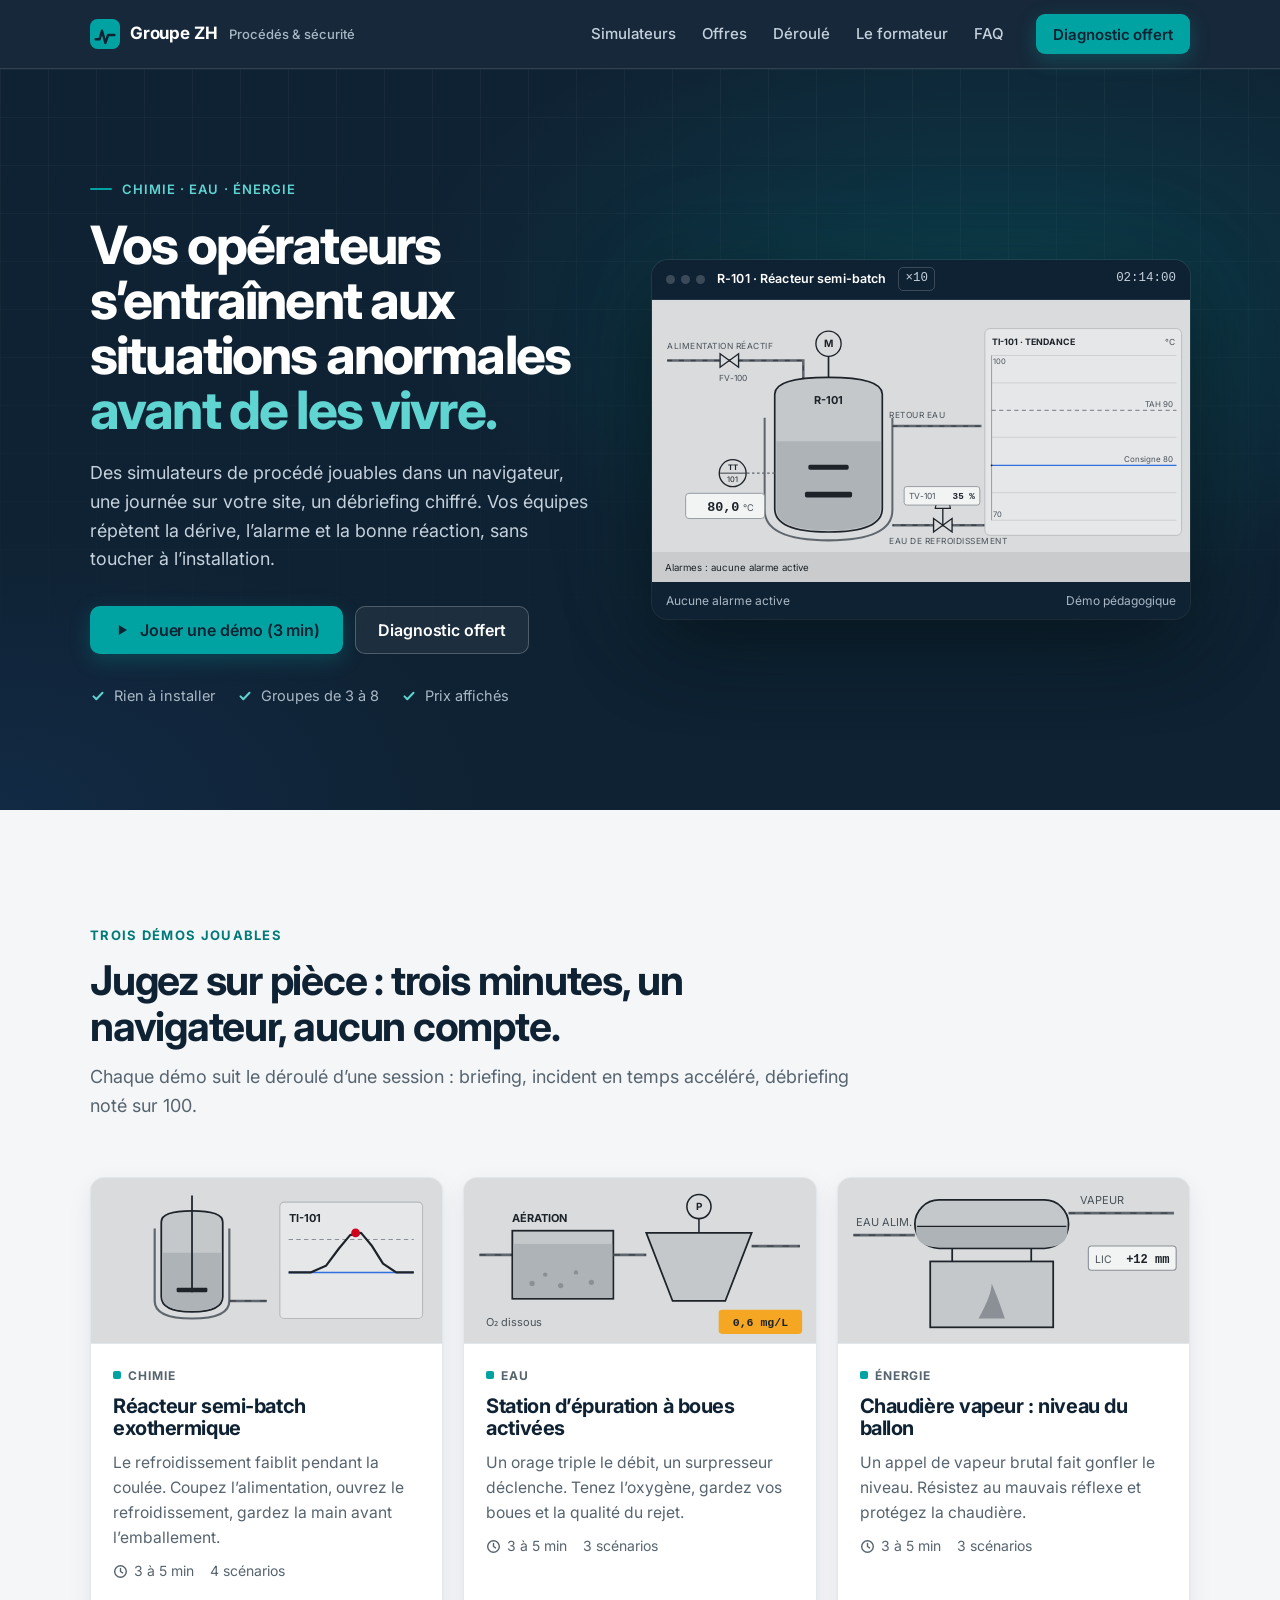
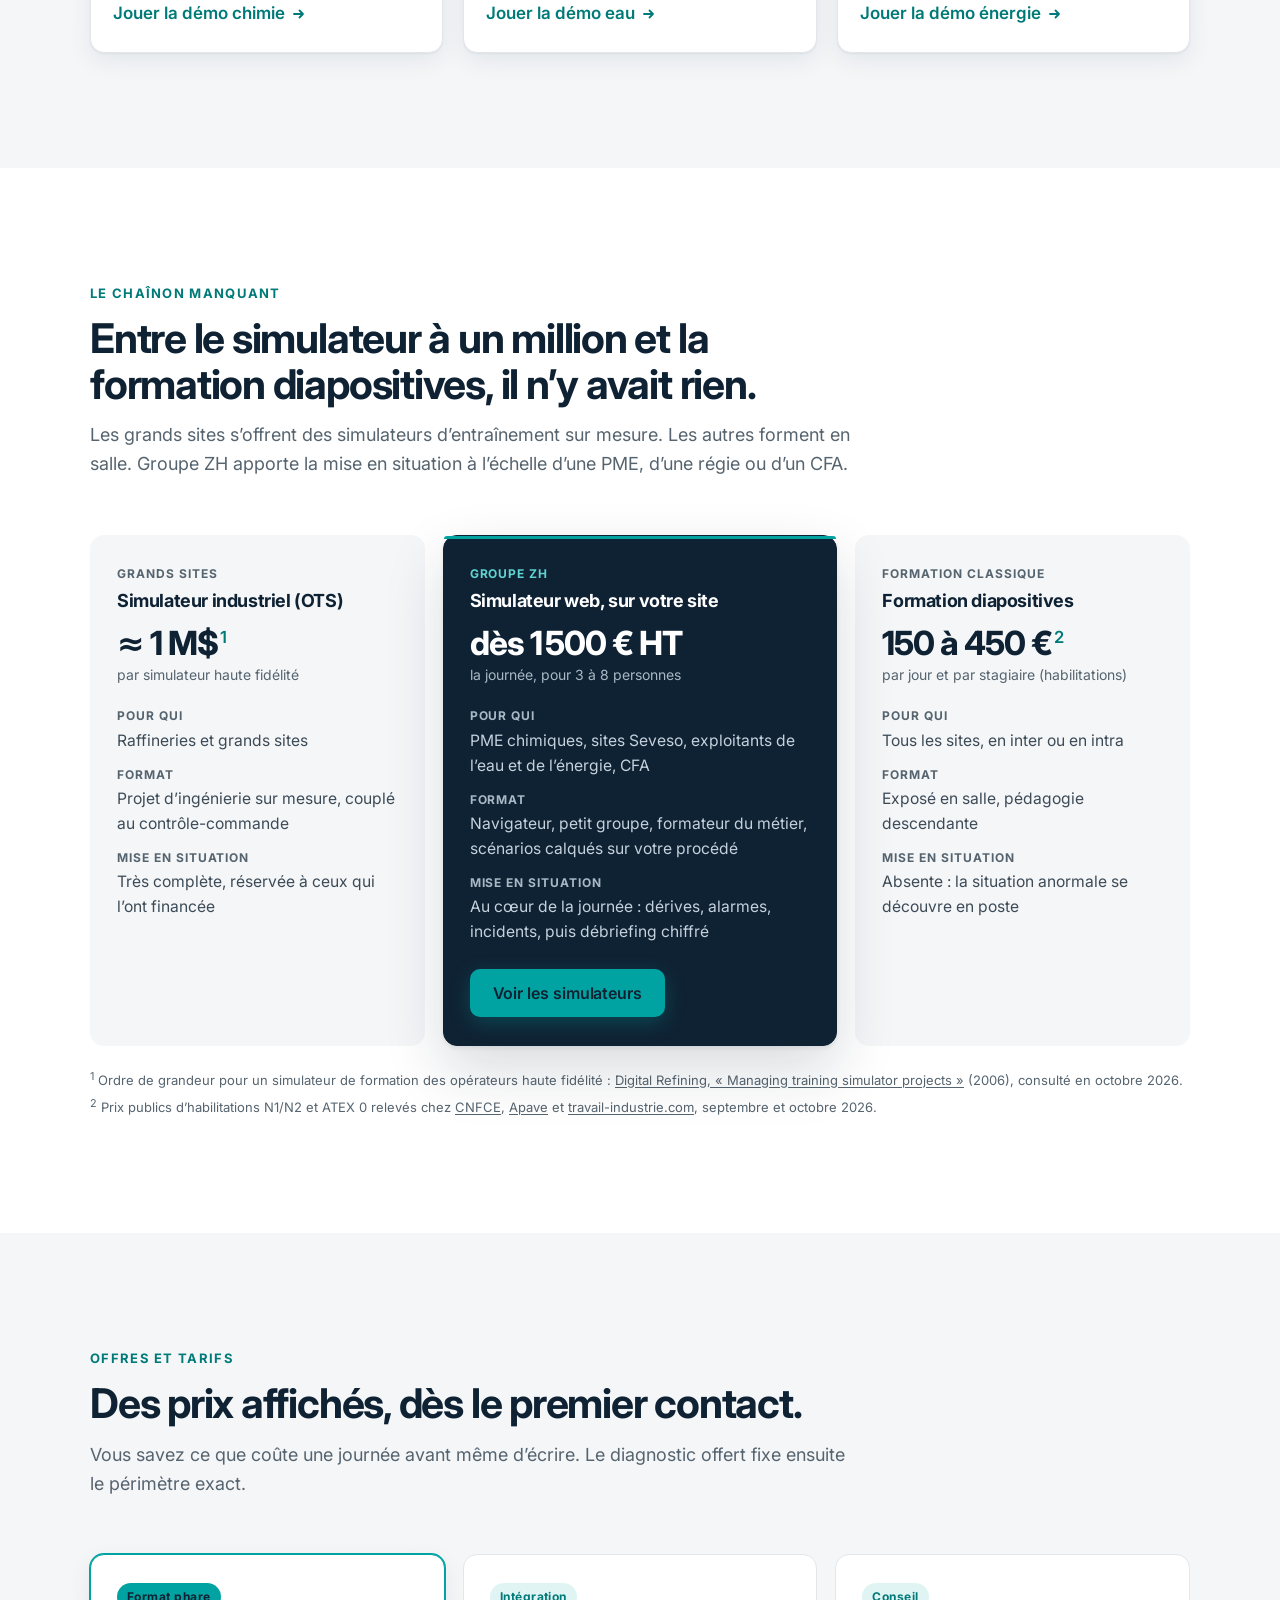
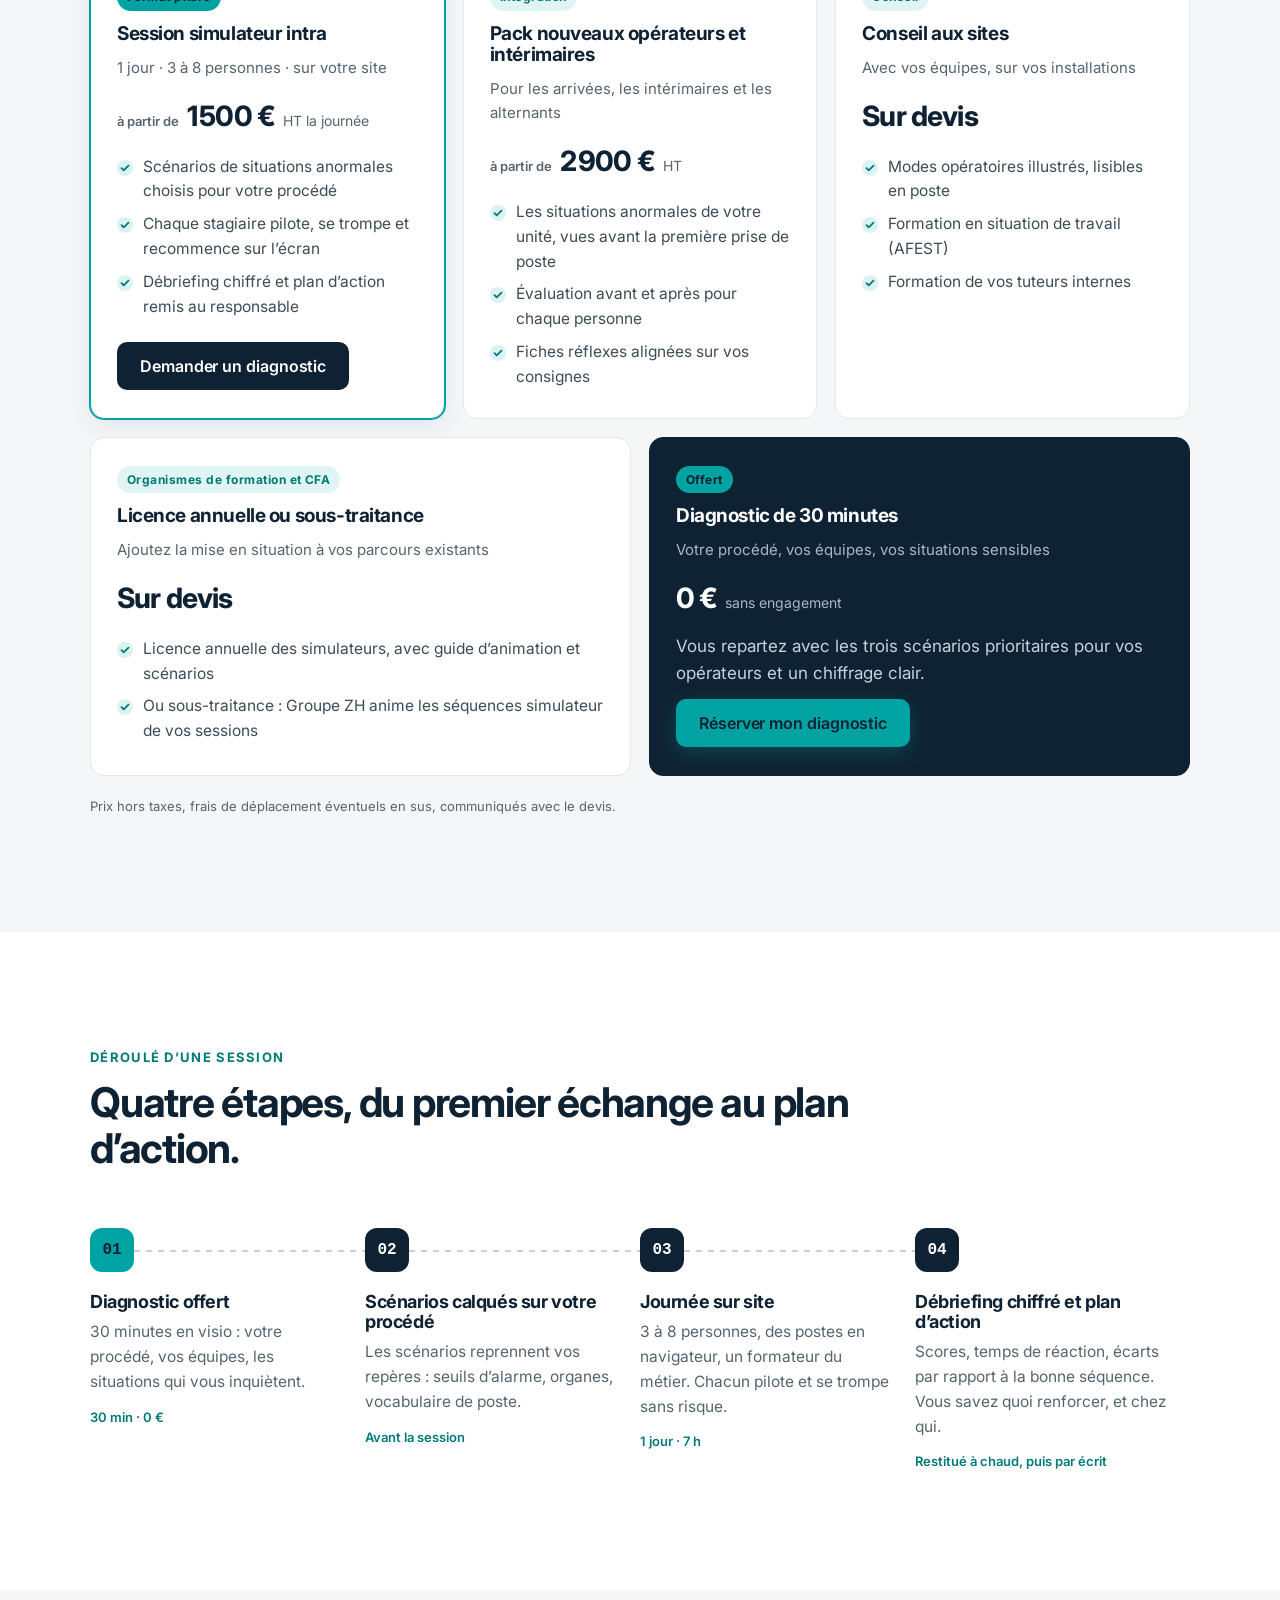
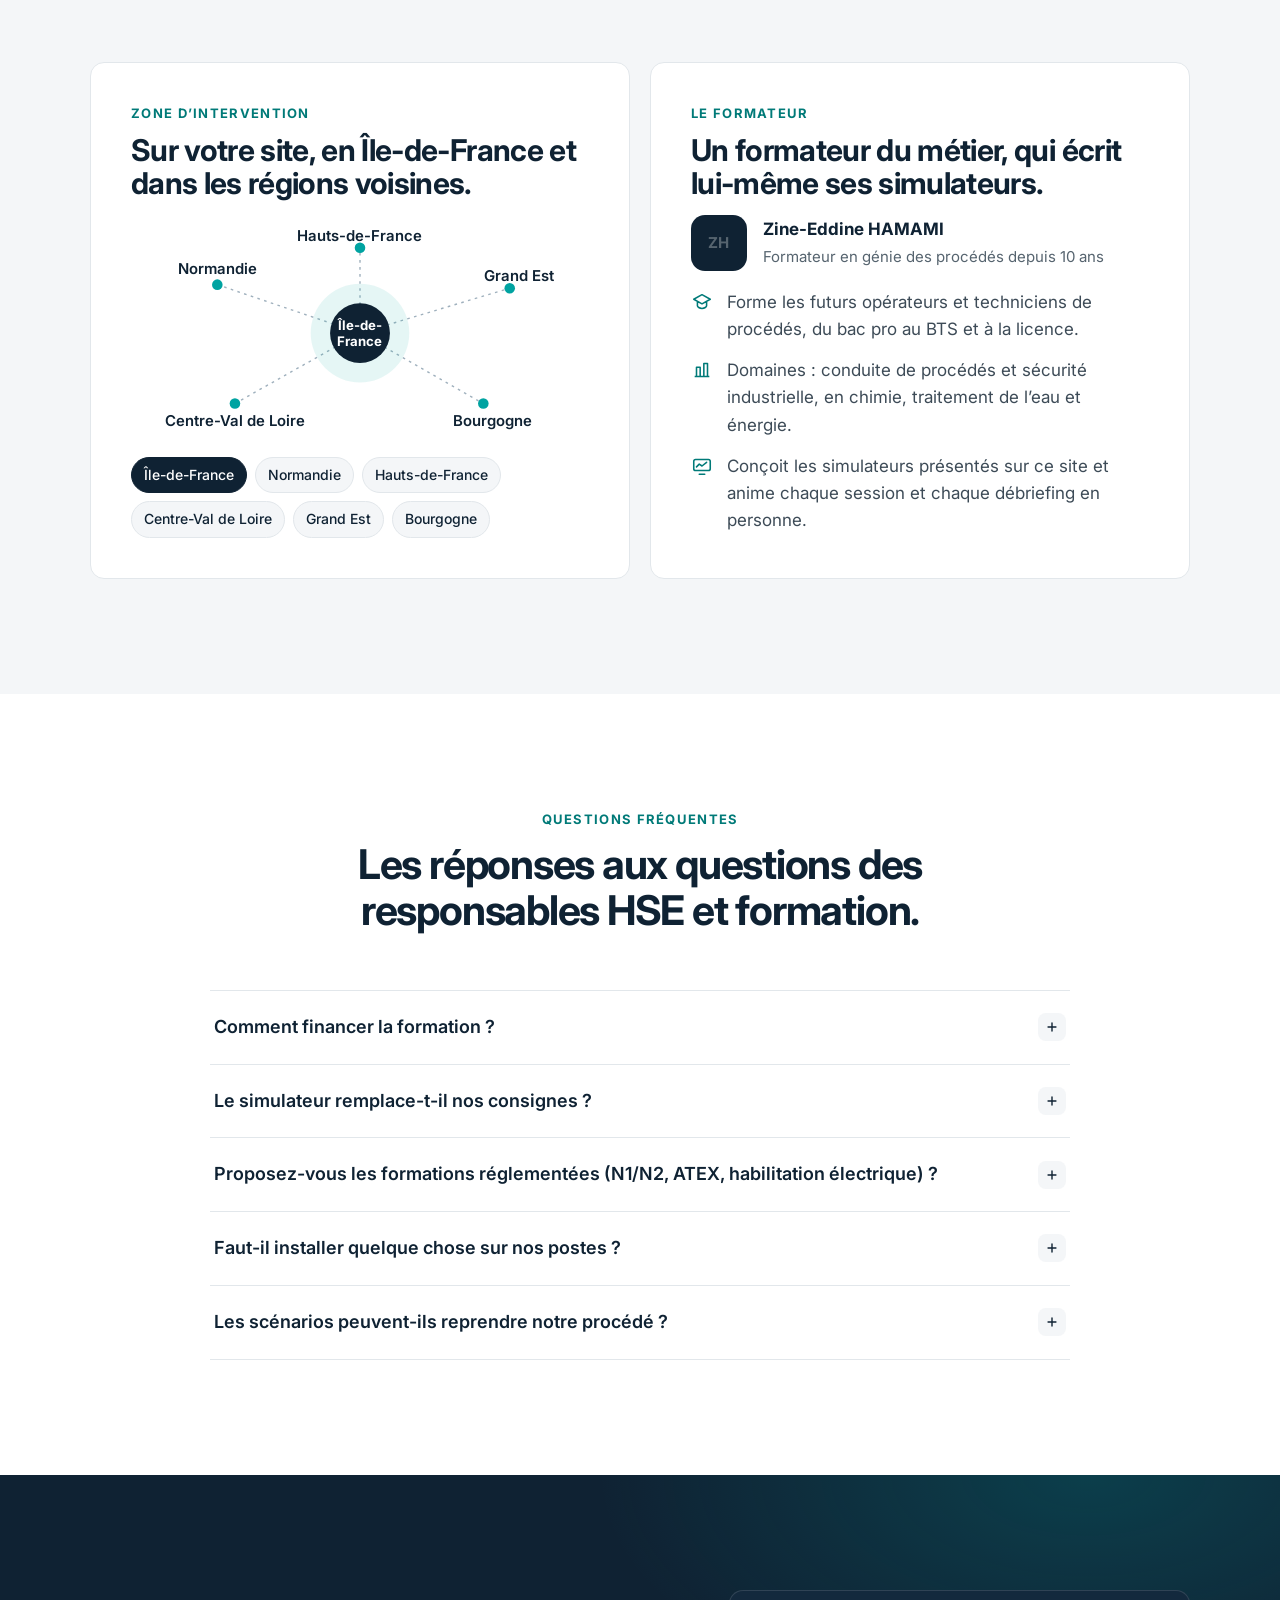
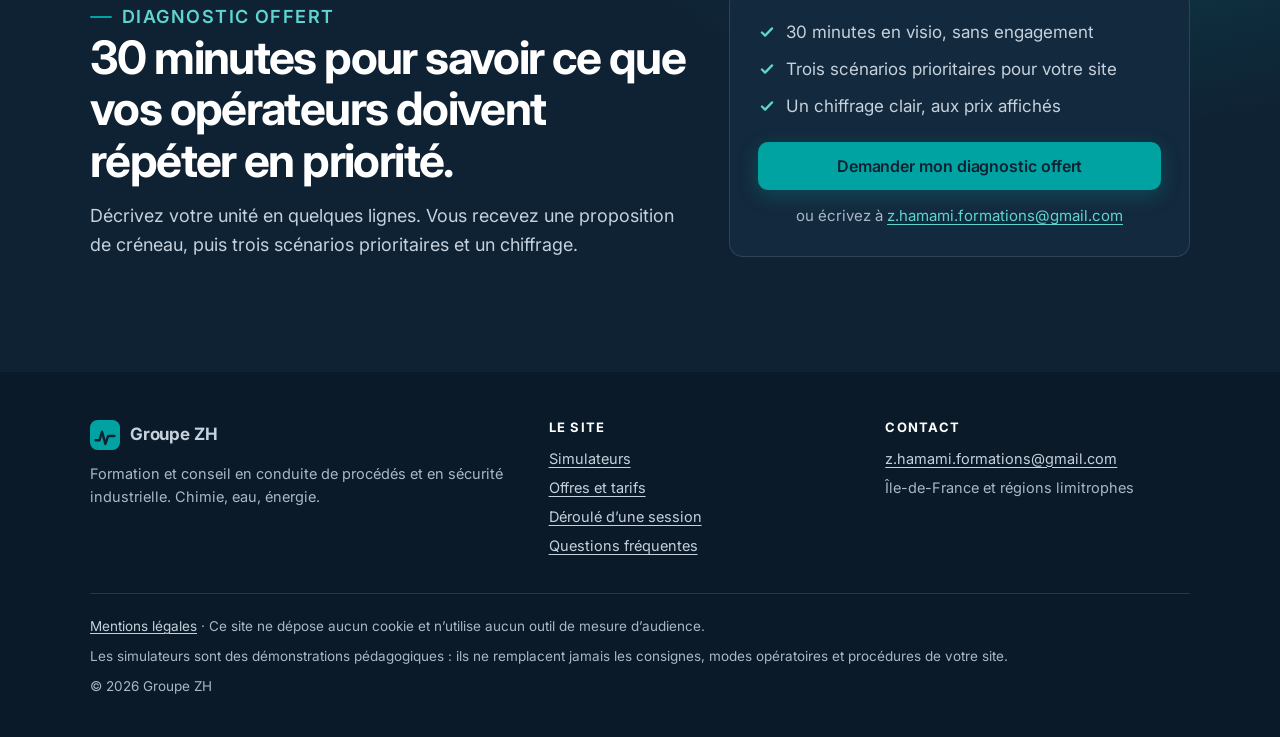
<file: index.html>
<!doctype html>
<html lang="fr">
<head>
<meta charset="utf-8">
<meta name="viewport" content="width=device-width, initial-scale=1">
<title>Groupe ZH · Simulateurs de procédé pour former vos opérateurs (chimie, eau, énergie)</title>
<meta name="description" content="Vos opérateurs s’entraînent aux situations anormales sur simulateur web, sur votre site, en petit groupe de 3 à 8. Formation et conseil en conduite de procédés et sécurité industrielle. Diagnostic de 30 minutes offert.">
<meta name="author" content="Groupe ZH">
<meta name="theme-color" content="#0f2233">
<link rel="canonical" href="https://zineddinehamami-byte.github.io/groupe-zh/">
<meta property="og:url" content="https://zineddinehamami-byte.github.io/groupe-zh/">
<meta property="og:type" content="website">
<meta property="og:locale" content="fr_FR">
<meta property="og:site_name" content="Groupe ZH">
<meta property="og:title" content="Vos opérateurs s’entraînent aux situations anormales avant de les vivre">
<meta property="og:description" content="Simulateurs de procédé jouables dans le navigateur, une journée sur votre site, un débriefing chiffré. Chimie, eau, énergie. Diagnostic de 30 minutes offert.">
<meta property="og:image" content="https://zineddinehamami-byte.github.io/groupe-zh/og-image.png">
<meta property="og:image:type" content="image/png">
<meta property="og:image:width" content="1200">
<meta property="og:image:height" content="630">
<meta property="og:image:alt" content="Groupe ZH : synoptique de réacteur et courbe de température qui revient à la consigne.">
<meta name="twitter:card" content="summary_large_image">
<link rel="icon" href="assets/favicon.svg" type="image/svg+xml">
<link rel="stylesheet" href="assets/site.css">
<script type="application/ld+json">
{
  "@context": "https://schema.org",
  "@graph": [
    {
      "@type": "Organization",
      "@id": "https://zineddinehamami-byte.github.io/groupe-zh/#groupe-zh",
      "name": "Groupe ZH",
      "url": "https://zineddinehamami-byte.github.io/groupe-zh/",
      "legalName": "Groupe ZH",
      "description": "Formation et conseil en conduite de procédés et en sécurité industrielle pour la chimie, l'eau et l'énergie, fondés sur des simulateurs web.",
      "email": "z.hamami.formations@gmail.com",
      "logo": "https://zineddinehamami-byte.github.io/groupe-zh/assets/favicon.svg",
      "founder": { "@type": "Person", "name": "Zine-Eddine HAMAMI", "jobTitle": "Formateur en génie des procédés" },
      "areaServed": [
        { "@type": "AdministrativeArea", "name": "Île-de-France" },
        { "@type": "AdministrativeArea", "name": "Normandie" },
        { "@type": "AdministrativeArea", "name": "Hauts-de-France" },
        { "@type": "AdministrativeArea", "name": "Centre-Val de Loire" },
        { "@type": "AdministrativeArea", "name": "Grand Est" },
        { "@type": "AdministrativeArea", "name": "Bourgogne" }
      ],
      "knowsAbout": ["Conduite de procédés", "Sécurité industrielle", "Situations anormales", "Traitement de l'eau", "Chaudières vapeur", "Réacteurs chimiques", "AFEST"]
    },
    {
      "@type": "Service",
      "name": "Session simulateur intra",
      "serviceType": "Formation à la conduite de procédés sur simulateur",
      "provider": { "@id": "https://zineddinehamami-byte.github.io/groupe-zh/#groupe-zh" },
      "description": "Une journée sur votre site, 3 à 8 personnes, scénarios de situations anormales calqués sur votre procédé, débriefing chiffré.",
      "offers": { "@type": "Offer", "priceCurrency": "EUR", "priceSpecification": { "@type": "PriceSpecification", "minPrice": 1500, "priceCurrency": "EUR", "valueAddedTaxIncluded": false } }
    },
    {
      "@type": "Service",
      "name": "Pack intégration nouveaux opérateurs et intérimaires",
      "serviceType": "Formation d'intégration sur simulateur",
      "provider": { "@id": "https://zineddinehamami-byte.github.io/groupe-zh/#groupe-zh" },
      "offers": { "@type": "Offer", "priceCurrency": "EUR", "priceSpecification": { "@type": "PriceSpecification", "minPrice": 2900, "priceCurrency": "EUR", "valueAddedTaxIncluded": false } }
    },
    {
      "@type": "Service",
      "name": "Conseil : modes opératoires illustrés, AFEST, formation des tuteurs",
      "provider": { "@id": "https://zineddinehamami-byte.github.io/groupe-zh/#groupe-zh" }
    },
    {
      "@type": "Service",
      "name": "Licence annuelle des simulateurs pour organismes de formation et CFA",
      "provider": { "@id": "https://zineddinehamami-byte.github.io/groupe-zh/#groupe-zh" }
    },
    {
      "@type": "Service",
      "name": "Diagnostic de 30 minutes",
      "provider": { "@id": "https://zineddinehamami-byte.github.io/groupe-zh/#groupe-zh" },
      "offers": { "@type": "Offer", "price": 0, "priceCurrency": "EUR" }
    }
  ]
}
</script>
</head>
<body>
<a class="skip" href="#contenu">Aller au contenu</a>

<header class="site-header">
  <div class="wrap">
    <a class="brand" href="index.html" data-keep-src aria-label="Groupe ZH, accueil">
      <svg viewBox="0 0 32 32" aria-hidden="true"><rect width="32" height="32" rx="8" fill="#00a3a1"/><path d="M6 21.5h4.2l2.6-9 3.6 13 3-8.5h6.6" fill="none" stroke="#0f2233" stroke-width="2.6" stroke-linecap="round" stroke-linejoin="round"/></svg>
      Groupe ZH <small>Procédés &amp; sécurité</small>
    </a>
    <nav class="nav" aria-label="Navigation principale">
      <a href="simulateurs.html" data-keep-src>Simulateurs</a>
      <a href="#offres">Offres</a>
      <a href="#deroule">Déroulé</a>
      <a href="#formateur">Le formateur</a>
      <a href="#faq">FAQ</a>
    </nav>
    <a class="btn btn-primary btn-sm" href="mailto:z.hamami.formations@gmail.com?subject=Diagnostic%20offert" data-mailto>Diagnostic offert</a>
  </div>
</header>

<main id="contenu">

<!-- ============ HÉROS ============ -->
<section class="hero" aria-labelledby="titre">
  <div class="wrap">
    <div>
      <p class="eyebrow">Chimie · Eau · Énergie</p>
      <h1 id="titre">Vos opérateurs s’entraînent aux situations anormales <em>avant de les vivre.</em></h1>
      <p class="lead">Des simulateurs de procédé jouables dans un navigateur, une journée sur votre site, un débriefing chiffré. Vos équipes répètent la dérive, l’alarme et la bonne réaction, sans toucher à l’installation.</p>
      <div class="actions">
        <a class="btn btn-primary" href="simulateurs.html" data-keep-src>
          <svg viewBox="0 0 20 20" aria-hidden="true"><path d="M6.5 4.5v11l9-5.5z" fill="currentColor"/></svg>
          Jouer une démo (3 min)
        </a>
        <a class="btn btn-ghost" href="mailto:z.hamami.formations@gmail.com?subject=Diagnostic%20offert" data-mailto>Diagnostic offert</a>
      </div>
      <ul class="proof">
        <li><svg viewBox="0 0 16 16" aria-hidden="true"><path d="M3.5 8.4l2.8 2.8 6.2-6.4" fill="none" stroke="currentColor" stroke-width="2" stroke-linecap="round" stroke-linejoin="round"/></svg>Rien à installer</li>
        <li><svg viewBox="0 0 16 16" aria-hidden="true"><path d="M3.5 8.4l2.8 2.8 6.2-6.4" fill="none" stroke="currentColor" stroke-width="2" stroke-linecap="round" stroke-linejoin="round"/></svg>Groupes de 3 à 8</li>
        <li><svg viewBox="0 0 16 16" aria-hidden="true"><path d="M3.5 8.4l2.8 2.8 6.2-6.4" fill="none" stroke="currentColor" stroke-width="2" stroke-linecap="round" stroke-linejoin="round"/></svg>Prix affichés</li>
      </ul>
    </div>

    <figure class="console" aria-label="Animation : la température du réacteur dérive, l’alarme haute se déclenche, l’opérateur ouvre le refroidissement et la température revient à la consigne de 80 °C." style="margin:0">
      <div class="console-bar" aria-hidden="true">
        <span class="dots"><i></i><i></i><i></i></span>
        <span class="title">R-101 · Réacteur semi-batch</span>
        <span class="speed">×10</span>
        <span class="clock" id="hmi-clock">02:14:00</span>
      </div>
      <svg class="synoptic" id="hero-synoptic" viewBox="0 0 640 336" role="img" aria-hidden="true" font-family="Inter, system-ui, sans-serif">
        <!-- Libellés des lignes -->
        <text x="18" y="58" font-size="10" fill="#4a5259" letter-spacing=".06em">ALIMENTATION RÉACTIF</text>
        <text x="282" y="140" font-size="10" fill="#4a5259" letter-spacing=".06em">RETOUR EAU</text>
        <text x="282" y="290" font-size="10" fill="#4a5259" letter-spacing=".06em">EAU DE REFROIDISSEMENT</text>

        <!-- Alimentation -->
        <path d="M18 72H180V96" fill="none" stroke="#5f666d" stroke-width="3"/>
        <path class="flow" d="M18 72H180V96" fill="none" stroke="#1d2329" stroke-width="1.6" opacity=".55"/>
        <g transform="translate(92 72)"><path d="M-11 -8L11 8V-8L-11 8Z" fill="#d9dbdc" stroke="#1d2329" stroke-width="1.6"/></g>
        <text x="80" y="96" font-size="10" fill="#4a5259">FV-100</text>

        <!-- Moteur et arbre d'agitation -->
        <circle cx="210" cy="52" r="15" fill="#d9dbdc" stroke="#1d2329" stroke-width="1.6"/>
        <text x="210" y="56.5" font-size="12" font-weight="700" fill="#1d2329" text-anchor="middle">M</text>
        <line x1="210" y1="67" x2="210" y2="232" stroke="#1d2329" stroke-width="2"/>

        <!-- Double enveloppe -->
        <path d="M134 140V250Q134 286 210 286Q286 286 286 250V140" fill="none" stroke="#5f666d" stroke-width="2.4"/>
        <!-- Cuve -->
        <path d="M146 112Q146 92 210 92Q274 92 274 112V248Q274 276 210 276Q146 276 146 248Z" fill="#c4c8cb" stroke="#1d2329" stroke-width="2"/>
        <!-- Niveau de liquide -->
        <path d="M148 168H272V248Q272 274 210 274Q148 274 148 248Z" fill="#aeb3b7"/>
        <!-- Mobile d'agitation -->
        <g class="impeller"><rect x="182" y="228" width="56" height="7" rx="2" fill="#1d2329"/></g>
        <g class="impeller" style="animation-delay:-.6s"><rect x="186" y="196" width="48" height="6" rx="2" fill="#1d2329"/></g>
        <text x="210" y="124" font-size="13" font-weight="700" fill="#1d2329" text-anchor="middle">R-101</text>

        <!-- Eau de refroidissement : alimentation (bas) et retour (haut) -->
        <path d="M400 268H286" fill="none" stroke="#5f666d" stroke-width="3"/>
        <path class="flow cw-flow" d="M400 268H286" fill="none" stroke="#1d2329" stroke-width="1.6" opacity=".55"/>
        <path d="M286 150H392" fill="none" stroke="#5f666d" stroke-width="3"/>
        <path class="flow cw-flow" d="M286 150H392" fill="none" stroke="#1d2329" stroke-width="1.6" opacity=".55"/>
        <!-- Vanne de régulation TV-101 -->
        <g transform="translate(346 268)">
          <path d="M-11 -8L11 8V-8L-11 8Z" fill="#d9dbdc" stroke="#1d2329" stroke-width="1.6"/>
          <line x1="0" y1="0" x2="0" y2="-20" stroke="#1d2329" stroke-width="1.6"/>
          <path d="M-9 -20A9 9 0 0 1 9 -20Z" fill="#d9dbdc" stroke="#1d2329" stroke-width="1.6"/>
        </g>
        <rect x="300" y="222" width="90" height="22" rx="3" fill="#f2f3f3" stroke="#8a9096"/>
        <text x="306" y="237" font-size="10" fill="#4a5259">TV-101</text>
        <text x="384" y="237" font-size="11" font-weight="700" fill="#1d2329" text-anchor="end" font-family="ui-monospace, Menlo, monospace" id="v-out">35 %</text>

        <!-- Transmetteur de température -->
        <line x1="146" y1="206" x2="112" y2="206" stroke="#5f666d" stroke-width="1.4" stroke-dasharray="3 3"/>
        <circle cx="96" cy="206" r="16" fill="#d9dbdc" stroke="#1d2329" stroke-width="1.6"/>
        <line x1="80" y1="206" x2="112" y2="206" stroke="#1d2329" stroke-width="1"/>
        <text x="96" y="202" font-size="9" font-weight="700" fill="#1d2329" text-anchor="middle">TT</text>
        <text x="96" y="216" font-size="9" fill="#1d2329" text-anchor="middle">101</text>
        <rect id="t-box" x="40" y="230" width="94" height="30" rx="4" fill="#f2f3f3" stroke="#8a9096"/>
        <text id="t-value" x="104" y="251" font-size="16" font-weight="700" fill="#1d2329" text-anchor="end" font-family="ui-monospace, Menlo, monospace">80,0</text>
        <text id="t-unit" x="108" y="251" font-size="11" fill="#4a5259">°C</text>

        <!-- Tendance -->
        <rect x="396" y="34" width="234" height="246" rx="6" fill="#e6e7e8" stroke="#b6babd"/>
        <text x="404" y="53" font-size="10.5" font-weight="700" fill="#1d2329">TI-101 · TENDANCE</text>
        <text x="622" y="53" font-size="10" fill="#4a5259" text-anchor="end">°C</text>
        <g stroke="#c9cccf" stroke-width="1">
          <line x1="404" y1="66" x2="624" y2="66"/><line x1="404" y1="98.7" x2="624" y2="98.7"/>
          <line x1="404" y1="163.3" x2="624" y2="163.3"/><line x1="404" y1="229.3" x2="624" y2="229.3"/><line x1="404" y1="262" x2="624" y2="262"/>
        </g>
        <line id="tah-line" x1="404" y1="131.3" x2="624" y2="131.3" stroke="#8a9096" stroke-width="1.4" stroke-dasharray="5 4"/>
        <line x1="404" y1="196.7" x2="624" y2="196.7" stroke="#2f6fdf" stroke-width="1.6"/>
        <text x="620" y="127" font-size="9.5" fill="#4a5259" text-anchor="end">TAH 90</text>
        <text x="620" y="192.5" font-size="9.5" fill="#4a5259" text-anchor="end">Consigne 80</text>
        <text x="406" y="76" font-size="9" fill="#4a5259">100</text>
        <text x="406" y="258" font-size="9" fill="#4a5259">70</text>
        <line id="trend-cursor" x1="404" y1="66" x2="404" y2="262" stroke="#8a9096" stroke-width="1"/>
        <polyline id="trend-curve" points="404,196.7" fill="none" stroke="#1d2329" stroke-width="2.2" stroke-linejoin="round" stroke-linecap="round"/>
        <g id="op-mark" style="display:none">
          <line x1="498.3" y1="84" x2="498.3" y2="262" stroke="#2f6fdf" stroke-width="1.2" stroke-dasharray="2 3"/>
          <rect x="452" y="70" width="92" height="18" rx="3" fill="#2f6fdf"/>
          <text x="498" y="83" font-size="9.5" font-weight="600" fill="#ffffff" text-anchor="middle">Refroidissement ↑</text>
        </g>

        <!-- Bandeau d'alarmes -->
        <rect id="alarm-bg" x="0" y="300" width="640" height="36" fill="#c9cbcc"/>
        <text id="alarm-none" x="16" y="323" font-size="11.5" fill="#1d2329">Alarmes : aucune alarme active</text>
        <g id="alarm-row" style="display:none">
          <text x="16" y="323" font-size="11.5" font-weight="700" fill="#ffffff" font-family="ui-monospace, Menlo, monospace" id="alarm-text">TAH-101  Température réacteur haute</text>
        </g>
      </svg>
      <figcaption class="console-foot"><span id="hmi-status">Aucune alarme active</span><span>Démo pédagogique</span></figcaption>
    </figure>
  </div>
</section>

<!-- ============ DÉMOS ============ -->
<section class="section soft" id="demos" aria-labelledby="t-demos">
  <div class="wrap">
    <div class="section-head">
      <p class="kicker">Trois démos jouables</p>
      <h2 id="t-demos">Jugez sur pièce : trois minutes, un navigateur, aucun compte.</h2>
      <p>Chaque démo suit le déroulé d’une session : briefing, incident en temps accéléré, débriefing noté sur 100.</p>
    </div>
    <div class="demos">
      <article class="demo-card">
        <div class="preview">
          <svg viewBox="0 0 320 150" aria-hidden="true" font-family="Inter, system-ui, sans-serif">
            <rect width="320" height="150" fill="#d9dbdc"/>
            <path d="M58 46V112Q58 128 92 128Q126 128 126 112V46" fill="none" stroke="#5f666d" stroke-width="2"/>
            <path d="M64 40Q64 30 92 30Q120 30 120 40V108Q120 122 92 122Q64 122 64 108Z" fill="#c4c8cb" stroke="#1d2329" stroke-width="1.6"/>
            <path d="M65 68H119V108Q119 121 92 121Q65 121 65 108Z" fill="#aeb3b7"/>
            <line x1="92" y1="16" x2="92" y2="104" stroke="#1d2329" stroke-width="1.6"/>
            <g class="impeller"><rect x="78" y="100" width="28" height="4" rx="1" fill="#1d2329"/></g>
            <path d="M126 112H160" stroke="#5f666d" stroke-width="2.4"/><path class="flow" d="M126 112H160" stroke="#1d2329" stroke-width="1.2" opacity=".55"/>
            <rect x="172" y="22" width="130" height="106" rx="4" fill="#e6e7e8" stroke="#b6babd"/>
            <line x1="180" y1="56" x2="294" y2="56" stroke="#8a9096" stroke-dasharray="4 3"/>
            <line x1="180" y1="86" x2="294" y2="86" stroke="#2f6fdf" stroke-width="1.4"/>
            <polyline points="180,86 200,86 214,80 226,64 236,52 246,50 256,62 266,78 278,86 294,86" fill="none" stroke="#1d2329" stroke-width="2" stroke-linejoin="round"/>
            <circle cx="241" cy="50" r="4" fill="#d0021b"/>
            <text x="180" y="40" font-size="10" font-weight="700" fill="#1d2329">TI-101</text>
          </svg>
        </div>
        <div class="body">
          <span class="tag">Chimie</span>
          <h3>Réacteur semi-batch exothermique</h3>
          <p>Le refroidissement faiblit pendant la coulée. Coupez l’alimentation, ouvrez le refroidissement, gardez la main avant l’emballement.</p>
          <div class="meta"><span><svg viewBox="0 0 16 16" aria-hidden="true"><circle cx="8" cy="8" r="6.2" fill="none" stroke="currentColor" stroke-width="1.5"/><path d="M8 4.8V8l2.2 1.5" fill="none" stroke="currentColor" stroke-width="1.5" stroke-linecap="round"/></svg>3 à 5 min</span><span>4 scénarios</span></div>
          <a class="go" href="demo.html" data-keep-src>Jouer la démo chimie <svg viewBox="0 0 16 16" aria-hidden="true"><path d="M3 8h9M8.5 4.5L12 8l-3.5 3.5" fill="none" stroke="currentColor" stroke-width="1.8" stroke-linecap="round" stroke-linejoin="round"/></svg></a>
        </div>
      </article>

      <article class="demo-card">
        <div class="preview">
          <svg viewBox="0 0 320 150" aria-hidden="true" font-family="Inter, system-ui, sans-serif">
            <rect width="320" height="150" fill="#d9dbdc"/>
            <path d="M14 70H44" stroke="#5f666d" stroke-width="2.4"/><path class="flow" d="M14 70H44" stroke="#1d2329" stroke-width="1.2" opacity=".55"/>
            <rect x="44" y="48" width="92" height="62" fill="#c4c8cb" stroke="#1d2329" stroke-width="1.6"/>
            <rect x="45" y="60" width="90" height="49" fill="#aeb3b7"/>
            <g fill="#8a9096"><circle cx="62" cy="96" r="2.4"/><circle cx="74" cy="88" r="2"/><circle cx="88" cy="98" r="2.4"/><circle cx="102" cy="86" r="2"/><circle cx="116" cy="95" r="2.4"/></g>
            <path d="M136 70H166" stroke="#5f666d" stroke-width="2.4"/><path class="flow" d="M136 70H166" stroke="#1d2329" stroke-width="1.2" opacity=".55"/>
            <path d="M166 50H262L238 112H190Z" fill="#c4c8cb" stroke="#1d2329" stroke-width="1.6"/>
            <path d="M262 62H306" stroke="#5f666d" stroke-width="2.4"/><path class="flow" d="M262 62H306" stroke="#1d2329" stroke-width="1.2" opacity=".55"/>
            <circle cx="214" cy="26" r="11" fill="#d9dbdc" stroke="#1d2329" stroke-width="1.4"/>
            <text x="214" y="29.5" font-size="9" font-weight="700" fill="#1d2329" text-anchor="middle">P</text>
            <line x1="214" y1="37" x2="214" y2="50" stroke="#1d2329" stroke-width="1.4"/>
            <rect x="232" y="120" width="76" height="22" rx="3" fill="#f5a623"/>
            <text x="270" y="135" font-size="10.5" font-weight="700" fill="#1d2329" text-anchor="middle" font-family="ui-monospace, Menlo, monospace">0,6 mg/L</text>
            <text x="44" y="40" font-size="10" font-weight="700" fill="#1d2329">AÉRATION</text>
            <text x="20" y="135" font-size="10" fill="#4a5259">O₂ dissous</text>
          </svg>
        </div>
        <div class="body">
          <span class="tag">Eau</span>
          <h3>Station d’épuration à boues activées</h3>
          <p>Un orage triple le débit, un surpresseur déclenche. Tenez l’oxygène, gardez vos boues et la qualité du rejet.</p>
          <div class="meta"><span><svg viewBox="0 0 16 16" aria-hidden="true"><circle cx="8" cy="8" r="6.2" fill="none" stroke="currentColor" stroke-width="1.5"/><path d="M8 4.8V8l2.2 1.5" fill="none" stroke="currentColor" stroke-width="1.5" stroke-linecap="round"/></svg>3 à 5 min</span><span>3 scénarios</span></div>
          <a class="go" href="demo-eau.html" data-keep-src>Jouer la démo eau <svg viewBox="0 0 16 16" aria-hidden="true"><path d="M3 8h9M8.5 4.5L12 8l-3.5 3.5" fill="none" stroke="currentColor" stroke-width="1.8" stroke-linecap="round" stroke-linejoin="round"/></svg></a>
        </div>
      </article>

      <article class="demo-card">
        <div class="preview">
          <svg viewBox="0 0 320 150" aria-hidden="true" font-family="Inter, system-ui, sans-serif">
            <rect width="320" height="150" fill="#d9dbdc"/>
            <rect x="70" y="20" width="140" height="44" rx="22" fill="#c4c8cb" stroke="#1d2329" stroke-width="1.6"/>
            <path d="M71 44H209V48Q209 63 188 63H92Q71 63 71 48Z" fill="#aeb3b7"/>
            <line x1="72" y1="44" x2="208" y2="44" stroke="#1d2329" stroke-width="1.2"/>
            <rect x="84" y="76" width="112" height="60" fill="#c4c8cb" stroke="#1d2329" stroke-width="1.6"/>
            <line x1="104" y1="64" x2="104" y2="76" stroke="#1d2329" stroke-width="1.6"/><line x1="176" y1="64" x2="176" y2="76" stroke="#1d2329" stroke-width="1.6"/>
            <path d="M128 128Q140 106 140 96Q146 110 152 128Z" fill="#8a9096"/>
            <path d="M210 32H306" stroke="#5f666d" stroke-width="2.4"/><path class="flow" d="M210 32H306" stroke="#1d2329" stroke-width="1.2" opacity=".55"/>
            <path d="M14 52H70" stroke="#5f666d" stroke-width="2.4"/><path class="flow" d="M14 52H70" stroke="#1d2329" stroke-width="1.2" opacity=".55"/>
            <rect x="228" y="62" width="80" height="22" rx="3" fill="#f2f3f3" stroke="#8a9096"/>
            <text x="234" y="77" font-size="9.5" fill="#4a5259">LIC</text>
            <text x="302" y="77" font-size="11" font-weight="700" fill="#1d2329" text-anchor="end" font-family="ui-monospace, Menlo, monospace">+12 mm</text>
            <text x="220" y="24" font-size="10" fill="#4a5259">VAPEUR</text>
            <text x="16" y="44" font-size="10" fill="#4a5259">EAU ALIM.</text>
          </svg>
        </div>
        <div class="body">
          <span class="tag">Énergie</span>
          <h3>Chaudière vapeur : niveau du ballon</h3>
          <p>Un appel de vapeur brutal fait gonfler le niveau. Résistez au mauvais réflexe et protégez la chaudière.</p>
          <div class="meta"><span><svg viewBox="0 0 16 16" aria-hidden="true"><circle cx="8" cy="8" r="6.2" fill="none" stroke="currentColor" stroke-width="1.5"/><path d="M8 4.8V8l2.2 1.5" fill="none" stroke="currentColor" stroke-width="1.5" stroke-linecap="round"/></svg>3 à 5 min</span><span>3 scénarios</span></div>
          <a class="go" href="demo-energie.html" data-keep-src>Jouer la démo énergie <svg viewBox="0 0 16 16" aria-hidden="true"><path d="M3 8h9M8.5 4.5L12 8l-3.5 3.5" fill="none" stroke="currentColor" stroke-width="1.8" stroke-linecap="round" stroke-linejoin="round"/></svg></a>
        </div>
      </article>
    </div>
  </div>
</section>

<!-- ============ CHAÎNON MANQUANT ============ -->
<section class="section" id="positionnement" aria-labelledby="t-gap">
  <div class="wrap">
    <div class="section-head">
      <p class="kicker">Le chaînon manquant</p>
      <h2 id="t-gap">Entre le simulateur à un million et la formation diapositives, il n’y avait rien.</h2>
      <p>Les grands sites s’offrent des simulateurs d’entraînement sur mesure. Les autres forment en salle. Groupe ZH apporte la mise en situation à l’échelle d’une PME, d’une régie ou d’un CFA.</p>
    </div>
    <div class="gap-grid">
      <div class="gap-col side">
        <p class="gap-label">Grands sites</p>
        <h3>Simulateur industriel (OTS)</h3>
        <p class="price">≈ 1 M$<sup>1</sup></p>
        <p class="price-note">par simulateur haute fidélité</p>
        <dl>
          <div><dt>Pour qui</dt><dd>Raffineries et grands sites</dd></div>
          <div><dt>Format</dt><dd>Projet d’ingénierie sur mesure, couplé au contrôle-commande</dd></div>
          <div><dt>Mise en situation</dt><dd>Très complète, réservée à ceux qui l’ont financée</dd></div>
        </dl>
      </div>
      <div class="gap-col zh">
        <p class="gap-label">Groupe ZH</p>
        <h3>Simulateur web, sur votre site</h3>
        <p class="price">dès 1 500 € HT</p>
        <p class="price-note">la journée, pour 3 à 8 personnes</p>
        <dl>
          <div><dt>Pour qui</dt><dd>PME chimiques, sites Seveso, exploitants de l’eau et de l’énergie, CFA</dd></div>
          <div><dt>Format</dt><dd>Navigateur, petit groupe, formateur du métier, scénarios calqués sur votre procédé</dd></div>
          <div><dt>Mise en situation</dt><dd>Au cœur de la journée : dérives, alarmes, incidents, puis débriefing chiffré</dd></div>
        </dl>
        <a class="btn btn-primary" href="simulateurs.html" data-keep-src>Voir les simulateurs</a>
      </div>
      <div class="gap-col side">
        <p class="gap-label">Formation classique</p>
        <h3>Formation diapositives</h3>
        <p class="price">150 à 450 €<sup>2</sup></p>
        <p class="price-note">par jour et par stagiaire (habilitations)</p>
        <dl>
          <div><dt>Pour qui</dt><dd>Tous les sites, en inter ou en intra</dd></div>
          <div><dt>Format</dt><dd>Exposé en salle, pédagogie descendante</dd></div>
          <div><dt>Mise en situation</dt><dd>Absente : la situation anormale se découvre en poste</dd></div>
        </dl>
      </div>
    </div>
    <div class="sources">
      <p><sup>1</sup> Ordre de grandeur pour un simulateur de formation des opérateurs haute fidélité : <a href="https://www.digitalrefining.com/article/1000076/managing-training-simulator-projects" rel="noopener">Digital Refining, « Managing training simulator projects »</a> (2006), consulté en octobre 2026.</p>
      <p><sup>2</sup> Prix publics d’habilitations N1/N2 et ATEX 0 relevés chez <a href="https://www.cnfce.com/formation-risques-chimiques-n1" rel="noopener">CNFCE</a>, <a href="https://france.apave.com/formation/circuler-et-travailler-en-zone-atex-atmosphere-explosive-niveau-0-initial-et-recyclage" rel="noopener">Apave</a> et <a href="https://travail-industrie.com/outils/habilitation/risques-chimiques-n1-n2-en-2026-seveso-chimie-petrole" rel="noopener">travail-industrie.com</a>, septembre et octobre 2026.</p>
    </div>
  </div>
</section>

<!-- ============ OFFRES ============ -->
<section class="section soft" id="offres" aria-labelledby="t-offres">
  <div class="wrap">
    <div class="section-head">
      <p class="kicker">Offres et tarifs</p>
      <h2 id="t-offres">Des prix affichés, dès le premier contact.</h2>
      <p>Vous savez ce que coûte une journée avant même d’écrire. Le diagnostic offert fixe ensuite le périmètre exact.</p>
    </div>
    <div class="offers">
      <article class="offer featured">
        <span class="badge">Format phare</span>
        <h3>Session simulateur intra</h3>
        <p class="who">1 jour · 3 à 8 personnes · sur votre site</p>
        <p class="amount"><span class="from">à partir de</span><strong>1 500 €</strong><span class="unit">HT la journée</span></p>
        <ul>
          <li>Scénarios de situations anormales choisis pour votre procédé</li>
          <li>Chaque stagiaire pilote, se trompe et recommence sur l’écran</li>
          <li>Débriefing chiffré et plan d’action remis au responsable</li>
        </ul>
        <a class="btn btn-dark" href="mailto:z.hamami.formations@gmail.com?subject=Diagnostic%20offert" data-mailto>Demander un diagnostic</a>
      </article>
      <article class="offer">
        <span class="badge soft">Intégration</span>
        <h3>Pack nouveaux opérateurs et intérimaires</h3>
        <p class="who">Pour les arrivées, les intérimaires et les alternants</p>
        <p class="amount"><span class="from">à partir de</span><strong>2 900 €</strong><span class="unit">HT</span></p>
        <ul>
          <li>Les situations anormales de votre unité, vues avant la première prise de poste</li>
          <li>Évaluation avant et après pour chaque personne</li>
          <li>Fiches réflexes alignées sur vos consignes</li>
        </ul>
      </article>
      <article class="offer">
        <span class="badge soft">Conseil</span>
        <h3>Conseil aux sites</h3>
        <p class="who">Avec vos équipes, sur vos installations</p>
        <p class="amount"><strong>Sur devis</strong></p>
        <ul>
          <li>Modes opératoires illustrés, lisibles en poste</li>
          <li>Formation en situation de travail (AFEST)</li>
          <li>Formation de vos tuteurs internes</li>
        </ul>
      </article>
      <article class="offer wide">
        <span class="badge soft">Organismes de formation et CFA</span>
        <h3>Licence annuelle ou sous-traitance</h3>
        <p class="who">Ajoutez la mise en situation à vos parcours existants</p>
        <p class="amount"><strong>Sur devis</strong></p>
        <ul>
          <li>Licence annuelle des simulateurs, avec guide d’animation et scénarios</li>
          <li>Ou sous-traitance : Groupe ZH anime les séquences simulateur de vos sessions</li>
        </ul>
      </article>
      <article class="offer wide free">
        <span class="badge">Offert</span>
        <h3>Diagnostic de 30 minutes</h3>
        <p class="who">Votre procédé, vos équipes, vos situations sensibles</p>
        <p class="amount"><strong>0 €</strong><span class="unit">sans engagement</span></p>
        <p>Vous repartez avec les trois scénarios prioritaires pour vos opérateurs et un chiffrage clair.</p>
        <a class="btn btn-primary" href="mailto:z.hamami.formations@gmail.com?subject=Diagnostic%20offert" data-mailto>Réserver mon diagnostic</a>
      </article>
    </div>
    <p class="fine">Prix hors taxes, frais de déplacement éventuels en sus, communiqués avec le devis.</p>
  </div>
</section>

<!-- ============ DÉROULÉ ============ -->
<section class="section" id="deroule" aria-labelledby="t-deroule">
  <div class="wrap">
    <div class="section-head">
      <p class="kicker">Déroulé d’une session</p>
      <h2 id="t-deroule">Quatre étapes, du premier échange au plan d’action.</h2>
    </div>
    <ol class="steps">
      <li class="step">
        <span class="n" aria-hidden="true">01</span>
        <h3>Diagnostic offert</h3>
        <p>30 minutes en visio : votre procédé, vos équipes, les situations qui vous inquiètent.</p>
        <span class="when">30 min · 0 €</span>
      </li>
      <li class="step">
        <span class="n" aria-hidden="true">02</span>
        <h3>Scénarios calqués sur votre procédé</h3>
        <p>Les scénarios reprennent vos repères : seuils d’alarme, organes, vocabulaire de poste.</p>
        <span class="when">Avant la session</span>
      </li>
      <li class="step">
        <span class="n" aria-hidden="true">03</span>
        <h3>Journée sur site</h3>
        <p>3 à 8 personnes, des postes en navigateur, un formateur du métier. Chacun pilote et se trompe sans risque.</p>
        <span class="when">1 jour · 7 h</span>
      </li>
      <li class="step">
        <span class="n" aria-hidden="true">04</span>
        <h3>Débriefing chiffré et plan d’action</h3>
        <p>Scores, temps de réaction, écarts par rapport à la bonne séquence. Vous savez quoi renforcer, et chez qui.</p>
        <span class="when">Restitué à chaud, puis par écrit</span>
      </li>
    </ol>
  </div>
</section>

<!-- ============ ZONE + FORMATEUR ============ -->
<section class="section soft tight" aria-label="Zone d’intervention et formateur">
  <div class="wrap duo">
    <div class="panel" id="zone">
      <p class="kicker">Zone d’intervention</p>
      <h2>Sur votre site, en Île-de-France et dans les régions voisines.</h2>
      <div class="zone-map" aria-hidden="true">
        <svg viewBox="0 0 520 250" font-family="Inter, system-ui, sans-serif">
          <g stroke="#9fb0bd" stroke-width="1.6" stroke-dasharray="3 5">
            <line x1="260" y1="125" x2="98" y2="70"/><line x1="260" y1="125" x2="260" y2="28"/><line x1="260" y1="125" x2="430" y2="74"/>
            <line x1="260" y1="125" x2="400" y2="205"/><line x1="260" y1="125" x2="118" y2="205"/>
          </g>
          <circle cx="260" cy="125" r="56" fill="rgba(0,163,161,.10)"/>
          <circle cx="260" cy="125" r="34" fill="#0f2233"/>
          <text x="260" y="122" font-size="15" font-weight="700" fill="#fff" text-anchor="middle">Île-de-</text>
          <text x="260" y="140" font-size="15" font-weight="700" fill="#fff" text-anchor="middle">France</text>
          <g font-size="17" font-weight="600" fill="#0f2233">
            <text x="98" y="58" text-anchor="middle">Normandie</text>
            <text x="260" y="20" text-anchor="middle">Hauts-de-France</text>
            <text x="440" y="66" text-anchor="middle">Grand Est</text>
            <text x="410" y="230" text-anchor="middle">Bourgogne</text>
            <text x="118" y="230" text-anchor="middle">Centre-Val de Loire</text>
          </g>
          <g fill="#00a3a1"><circle cx="98" cy="70" r="6"/><circle cx="260" cy="28" r="6"/><circle cx="430" cy="74" r="6"/><circle cx="400" cy="205" r="6"/><circle cx="118" cy="205" r="6"/></g>
        </svg>
      </div>
      <ul class="chips">
        <li class="main">Île-de-France</li><li>Normandie</li><li>Hauts-de-France</li><li>Centre-Val de Loire</li><li>Grand Est</li><li>Bourgogne</li>
      </ul>
    </div>

    <div class="panel" id="formateur">
      <p class="kicker">Le formateur</p>
      <h2>Un formateur du métier, qui écrit lui-même ses simulateurs.</h2>
      <div class="person">
        <span class="monogram" aria-hidden="true">ZH</span>
        <div><strong>Zine-Eddine HAMAMI</strong><span>Formateur en génie des procédés depuis 10 ans</span></div>
      </div>
      <ul class="facts">
        <li><svg viewBox="0 0 24 24" aria-hidden="true"><path d="M3 9l9-5 9 5-9 5z M7 11.5V16c0 1.4 2.2 3 5 3s5-1.6 5-3v-4.5" fill="none" stroke="currentColor" stroke-width="1.7" stroke-linejoin="round"/></svg><span>Forme les futurs opérateurs et techniciens de procédés, du bac pro au BTS et à la licence.</span></li>
        <li><svg viewBox="0 0 24 24" aria-hidden="true"><path d="M4 19h16M6 19V9h4v10M14 19V5h4v14" fill="none" stroke="currentColor" stroke-width="1.7" stroke-linejoin="round"/></svg><span>Domaines : conduite de procédés et sécurité industrielle, en chimie, traitement de l’eau et énergie.</span></li>
        <li><svg viewBox="0 0 24 24" aria-hidden="true"><rect x="3" y="5" width="18" height="12" rx="2" fill="none" stroke="currentColor" stroke-width="1.7"/><path d="M6 13l3-3 3 2 5-4M9 21h6" fill="none" stroke="currentColor" stroke-width="1.7" stroke-linecap="round" stroke-linejoin="round"/></svg><span>Conçoit les simulateurs présentés sur ce site et anime chaque session et chaque débriefing en personne.</span></li>
      </ul>
    </div>
  </div>
</section>

<!-- ============ FAQ ============ -->
<section class="section" id="faq" aria-labelledby="t-faq">
  <div class="wrap">
    <div class="section-head center">
      <p class="kicker">Questions fréquentes</p>
      <h2 id="t-faq">Les réponses aux questions des responsables HSE et formation.</h2>
    </div>
    <div class="faq">
      <details>
        <summary>Comment financer la formation ?</summary>
        <div class="answer">
          <p>La certification Qualiopi est en préparation. D’ici là, deux solutions : une prise en charge directe sur votre budget formation, ou une sous-traitance via un organisme de formation certifié Qualiopi, qui porte alors la convention.</p>
          <p>Le diagnostic offert permet de choisir la voie la plus simple pour votre entreprise.</p>
        </div>
      </details>
      <details>
        <summary>Le simulateur remplace-t-il nos consignes ?</summary>
        <div class="answer">
          <p>Non. Les simulateurs sont des outils pédagogiques : ils entraînent les réflexes et la compréhension du procédé. Vos consignes, modes opératoires et procédures restent la seule référence en poste, et chaque session le rappelle.</p>
        </div>
      </details>
      <details>
        <summary>Proposez-vous les formations réglementées (N1/N2, ATEX, habilitation électrique) ?</summary>
        <div class="answer">
          <p>Uniquement via un organisme partenaire certifié, présenté comme tel dans la proposition. Groupe ZH apporte la mise en situation sur simulateur ; le partenaire délivre la formation réglementée.</p>
        </div>
      </details>
      <details>
        <summary>Faut-il installer quelque chose sur nos postes ?</summary>
        <div class="answer">
          <p>Non. Un navigateur récent suffit, y compris sur un poste verrouillé. Les simulateurs fonctionnent aussi sans connexion pendant la session.</p>
        </div>
      </details>
      <details>
        <summary>Les scénarios peuvent-ils reprendre notre procédé ?</summary>
        <div class="answer">
          <p>Oui. Les seuils d’alarme, les repères d’organes et le vocabulaire de poste sont repris de vos documents, transmis lors du diagnostic. Les informations de votre site restent confidentielles et servent uniquement à préparer la session.</p>
        </div>
      </details>
    </div>
  </div>
</section>

<!-- ============ APPEL FINAL ============ -->
<section class="cta" id="diagnostic" aria-labelledby="t-cta">
  <div class="wrap">
    <div>
      <p class="eyebrow">Diagnostic offert</p>
      <h2 id="t-cta">30 minutes pour savoir ce que vos opérateurs doivent répéter en priorité.</h2>
      <p>Décrivez votre unité en quelques lignes. Vous recevez une proposition de créneau, puis trois scénarios prioritaires et un chiffrage.</p>
    </div>
    <div class="box">
      <ul>
        <li><svg viewBox="0 0 16 16" aria-hidden="true"><path d="M3.5 8.4l2.8 2.8 6.2-6.4" fill="none" stroke="currentColor" stroke-width="2" stroke-linecap="round" stroke-linejoin="round"/></svg>30 minutes en visio, sans engagement</li>
        <li><svg viewBox="0 0 16 16" aria-hidden="true"><path d="M3.5 8.4l2.8 2.8 6.2-6.4" fill="none" stroke="currentColor" stroke-width="2" stroke-linecap="round" stroke-linejoin="round"/></svg>Trois scénarios prioritaires pour votre site</li>
        <li><svg viewBox="0 0 16 16" aria-hidden="true"><path d="M3.5 8.4l2.8 2.8 6.2-6.4" fill="none" stroke="currentColor" stroke-width="2" stroke-linecap="round" stroke-linejoin="round"/></svg>Un chiffrage clair, aux prix affichés</li>
      </ul>
      <a class="btn btn-primary" href="mailto:z.hamami.formations@gmail.com?subject=Diagnostic%20offert" data-mailto>Demander mon diagnostic offert</a>
      <p class="mail">ou écrivez à <a href="mailto:z.hamami.formations@gmail.com?subject=Diagnostic%20offert" data-mailto>z.hamami.formations@gmail.com</a></p>
    </div>
  </div>
</section>

</main>

<footer class="site-footer">
  <div class="wrap">
    <div class="cols">
      <div>
        <a class="brand" href="index.html" data-keep-src>
          <svg viewBox="0 0 32 32" aria-hidden="true"><rect width="32" height="32" rx="8" fill="#00a3a1"/><path d="M6 21.5h4.2l2.6-9 3.6 13 3-8.5h6.6" fill="none" stroke="#0f2233" stroke-width="2.6" stroke-linecap="round" stroke-linejoin="round"/></svg>
          Groupe ZH
        </a>
        <p>Formation et conseil en conduite de procédés et en sécurité industrielle. Chimie, eau, énergie.</p>
      </div>
      <div>
        <h2>Le site</h2>
        <ul>
          <li><a href="simulateurs.html" data-keep-src>Simulateurs</a></li>
          <li><a href="#offres">Offres et tarifs</a></li>
          <li><a href="#deroule">Déroulé d’une session</a></li>
          <li><a href="#faq">Questions fréquentes</a></li>
        </ul>
      </div>
      <div>
        <h2>Contact</h2>
        <ul>
          <li><a href="mailto:z.hamami.formations@gmail.com?subject=Diagnostic%20offert" data-mailto>z.hamami.formations@gmail.com</a></li>
          <li>Île-de-France et régions limitrophes</li>
        </ul>
      </div>
    </div>
    <div class="legal">
      <p><a href="mentions-legales.html">Mentions légales</a> · Ce site ne dépose aucun cookie et n’utilise aucun outil de mesure d’audience.</p>
      <p>Les simulateurs sont des démonstrations pédagogiques : ils ne remplacent jamais les consignes, modes opératoires et procédures de votre site.</p>
      <p>© 2026 Groupe ZH</p>
    </div>
  </div>
</footer>

<script src="assets/site.js" defer></script>
</body>
</html>
</file>
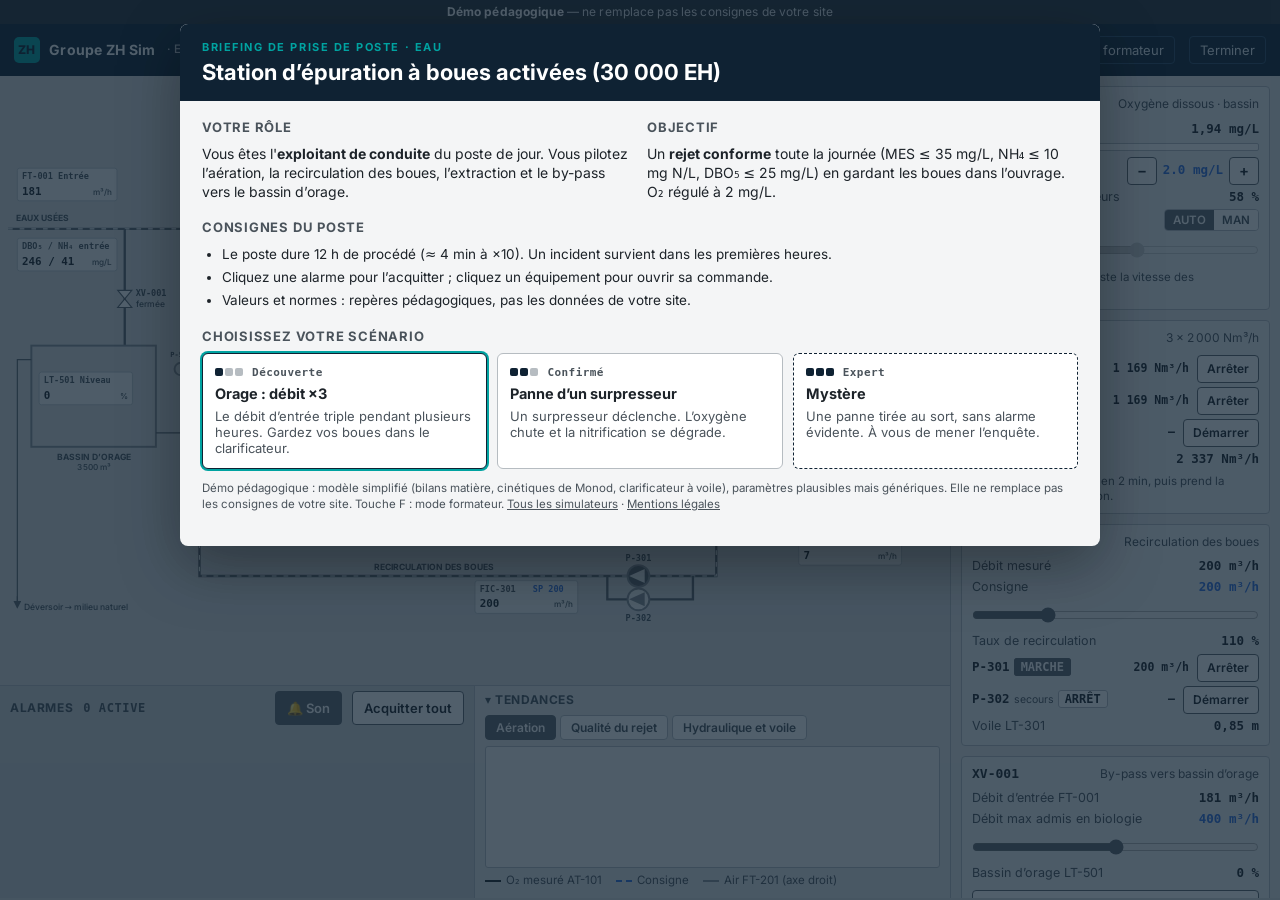
<file: demo-eau.html>
<!doctype html>
<html lang="fr">
<head>
<meta charset="utf-8">
<meta name="viewport" content="width=device-width, initial-scale=1">
<title>Station d’épuration à boues activées · Démo Groupe ZH Sim</title>
<meta name="description" content="Simulateur web de station d’épuration à boues activées : aération régulée, recirculation, voile de boues, orage, pannes. Démo pédagogique Groupe ZH Sim.">
<meta name="theme-color" content="#0f2233">
<link rel="canonical" href="https://zineddinehamami-byte.github.io/groupe-zh/demo-eau.html">
<link rel="icon" href="assets/favicon.svg" type="image/svg+xml">
<meta property="og:type" content="website">
<meta property="og:locale" content="fr_FR">
<meta property="og:site_name" content="Groupe ZH">
<meta property="og:url" content="https://zineddinehamami-byte.github.io/groupe-zh/demo-eau.html">
<meta property="og:title" content="Station d’épuration · démo jouable">
<meta property="og:description" content="Orage, panne de surpresseur, panne mystère : tenez l’oxygène, les boues et la qualité du rejet. Démo pédagogique Groupe ZH.">
<meta property="og:image" content="https://zineddinehamami-byte.github.io/groupe-zh/og-image.png">
<meta property="og:image:type" content="image/png">
<meta property="og:image:width" content="1200">
<meta property="og:image:height" content="630">
<meta name="twitter:card" content="summary_large_image">
<link rel="stylesheet" href="assets/zh-sim.css">
<link rel="stylesheet" href="assets/eau.css">
</head>
<body class="zh-body">
<div class="zh-demo-banner" role="note"><b>Démo pédagogique</b> — ne remplace pas les consignes de votre site</div>
<header class="zh-header">
  <a class="zh-brand" href="index.html" data-zh-keep-src title="Accueil Groupe ZH"><span class="zh-brand-mark">ZH</span>Groupe ZH Sim <small>· Eau</small></a>
  <div class="zh-scn"><span class="zh-scn-unit">Station d’épuration · </span><b id="scnName">briefing</b></div>
  <div class="zh-clock" id="clk"><small>Heure station</small>06:00</div>
  <div id="speed"></div>
  <button type="button" class="zh-hbtn" id="pause">Ⅱ Pause</button>
  <span class="zh-header-spacer"></span>
  <a class="zh-hbtn" href="simulateurs.html" data-zh-keep-src title="Revenir à la liste des simulateurs">← Simulateurs</a>
  <button type="button" class="zh-hbtn zh-hide-sm" data-zh-trainer title="Mode formateur (touche F)">Mode formateur</button>
  <button type="button" class="zh-hbtn" id="endBtn" title="Terminer la partie et voir le débriefing">Terminer</button>
</header>

<main class="zh-main eau-main">
  <div class="eau-left">
    <section class="zh-synoptic" id="syn" aria-label="Synoptique"></section>
    <div class="eau-kpis" aria-label="Valeurs principales">
      <div class="eau-kpi" id="k_o2"><span>O₂ bassin</span><b id="k_o2v">--</b><i>mg/L</i></div>
      <div class="eau-kpi" id="k_nh"><span>NH₄ sortie</span><b id="k_nhv">--</b><i>mg/L</i></div>
      <div class="eau-kpi" id="k_mes"><span>MES sortie</span><b id="k_mesv">--</b><i>mg/L</i></div>
      <div class="eau-kpi" id="k_voile"><span>Voile</span><b id="k_voilev">--</b><i>m</i></div>
      <div class="eau-kpi" id="k_qin"><span>Débit entrée</span><b id="k_qinv">--</b><i>m³/h</i></div>
      <div class="eau-kpi" id="k_qr"><span>Recirculation</span><b id="k_qrv">--</b><i>m³/h</i></div>
      <div class="eau-kpi" id="k_air"><span>Air</span><b id="k_airv">--</b><i>Nm³/h</i></div>
      <div class="eau-kpi" id="k_st"><span>Bassin d’orage</span><b id="k_stv">--</b><i>%</i></div>
    </div>
    <div class="eau-bottom">
    <section class="zh-alarmbar" id="alarmbar" aria-label="Alarmes"></section>
    <details class="zh-trends" open>
      <summary>Tendances</summary>
      <div class="zh-trend-wrap">
        <div class="eau-tabs" role="tablist">
          <button type="button" role="tab" data-t="o2" aria-selected="true">Aération</button>
          <button type="button" role="tab" data-t="rej" aria-selected="false">Qualité du rejet</button>
          <button type="button" role="tab" data-t="hyd" aria-selected="false">Hydraulique et voile</button>
        </div>
        <div class="eau-tpane" id="tp_o2"><canvas class="zh-trend-canvas" id="tr_o2"></canvas><div id="lg_o2"></div></div>
        <div class="eau-tpane" id="tp_rej" hidden><canvas class="zh-trend-canvas" id="tr_rej"></canvas><div id="lg_rej"></div></div>
        <div class="eau-tpane" id="tp_hyd" hidden><canvas class="zh-trend-canvas" id="tr_hyd"></canvas><div id="lg_hyd"></div></div>
      </div>
    </details>
    </div>
  </div>
  <aside class="zh-panel" id="zh-panel" aria-label="Commandes"></aside>
</main>
<button type="button" class="zh-drawer-btn" id="drawerBtn" aria-expanded="false" aria-controls="zh-panel"><span class="zh-dot"></span><span data-r="lbl">Commandes</span></button>

<script src="assets/zh-sim-core.js"></script>
<script src="assets/eau.js"></script>
</body>
</html>
</file>
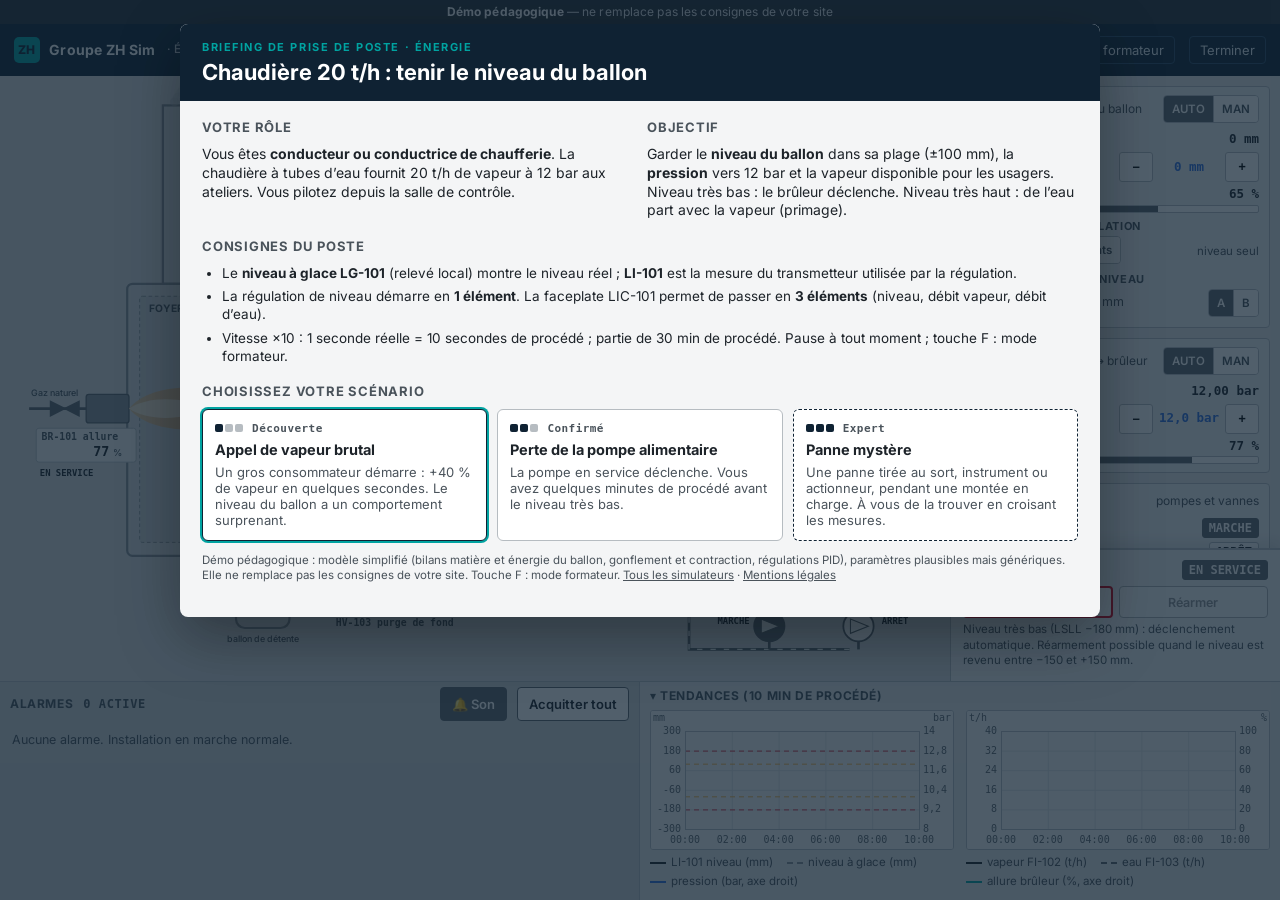
<file: demo-energie.html>
<!doctype html>
<html lang="fr">
<head>
<meta charset="utf-8">
<meta name="viewport" content="width=device-width, initial-scale=1">
<title>Chaudière vapeur, niveau du ballon · Démo Groupe ZH Sim</title>
<meta name="description" content="Simulateur web de chaudière vapeur industrielle : niveau du ballon, gonflement et contraction, régulation 1 et 3 éléments. Démo pédagogique Groupe ZH Sim.">
<meta name="theme-color" content="#0f2233">
<link rel="canonical" href="https://zineddinehamami-byte.github.io/groupe-zh/demo-energie.html">
<link rel="icon" href="assets/favicon.svg" type="image/svg+xml">
<meta property="og:type" content="website">
<meta property="og:locale" content="fr_FR">
<meta property="og:site_name" content="Groupe ZH">
<meta property="og:url" content="https://zineddinehamami-byte.github.io/groupe-zh/demo-energie.html">
<meta property="og:title" content="Chaudière vapeur, niveau du ballon · démo jouable">
<meta property="og:description" content="Gonflement, pompe alimentaire, panne mystère : tenez le niveau du ballon sans déclencher le brûleur. Démo pédagogique Groupe ZH.">
<meta property="og:image" content="https://zineddinehamami-byte.github.io/groupe-zh/og-image.png">
<meta property="og:image:type" content="image/png">
<meta property="og:image:width" content="1200">
<meta property="og:image:height" content="630">
<meta name="twitter:card" content="summary_large_image">
<link rel="stylesheet" href="assets/zh-sim.css">
<link rel="stylesheet" href="assets/energie.css">
</head>
<body class="zh-body zh-fit en-body">
<div class="zh-demo-banner" role="note"><b>Démo pédagogique</b> — ne remplace pas les consignes de votre site</div>

<header class="zh-header">
  <a class="zh-brand" href="index.html" data-zh-keep-src title="Accueil Groupe ZH"><span class="zh-brand-mark">ZH</span>Groupe ZH Sim <small>· Énergie</small></a>
  <div class="zh-scn" id="en-scn"><span class="zh-scn-unit">Chaudière vapeur 20 t/h · </span><b>briefing</b></div>
  <div class="zh-clock" id="en-clock"></div>
  <div id="en-speed"></div>
  <button type="button" class="zh-hbtn" id="en-pause">Ⅱ Pause</button>
  <span class="zh-header-spacer"></span>
  <a class="zh-hbtn" href="simulateurs.html" data-zh-keep-src title="Revenir à la liste des simulateurs">← Simulateurs</a>
  <button type="button" class="zh-hbtn zh-hide-sm" data-zh-trainer title="Mode formateur (touche F)">Mode formateur</button>
  <button type="button" class="zh-hbtn" id="en-end" title="Terminer la partie et voir le débriefing">Terminer</button>
</header>

<div class="en-kpis" id="en-kpis" aria-label="Valeurs principales"></div>

<main class="zh-main">
  <section class="zh-synoptic" id="en-syn" aria-label="Synoptique de la chaudière"></section>
  <aside class="zh-panel" id="zh-panel" aria-label="Commandes"></aside>
</main>

<div class="zh-bottom">
<section class="zh-alarmbar" id="en-alarms" aria-label="Alarmes"></section>

<details class="zh-trends" id="en-trends" open>
  <summary>Tendances (10 min de procédé)</summary>
  <div class="zh-trend-wrap en-trend-grid">
    <div><canvas class="zh-trend-canvas" id="en-tr1"></canvas><div id="en-lg1"></div></div>
    <div><canvas class="zh-trend-canvas" id="en-tr2"></canvas><div id="en-lg2"></div></div>
  </div>
</details>
</div>

<button type="button" class="zh-drawer-btn" id="en-drawer-btn" aria-controls="zh-panel" aria-expanded="false"><span class="zh-dot"></span><span data-r="lbl">Commandes</span></button>

<script src="assets/zh-sim-core.js"></script>
<script src="assets/energie.js"></script>
</body>
</html>
</file>
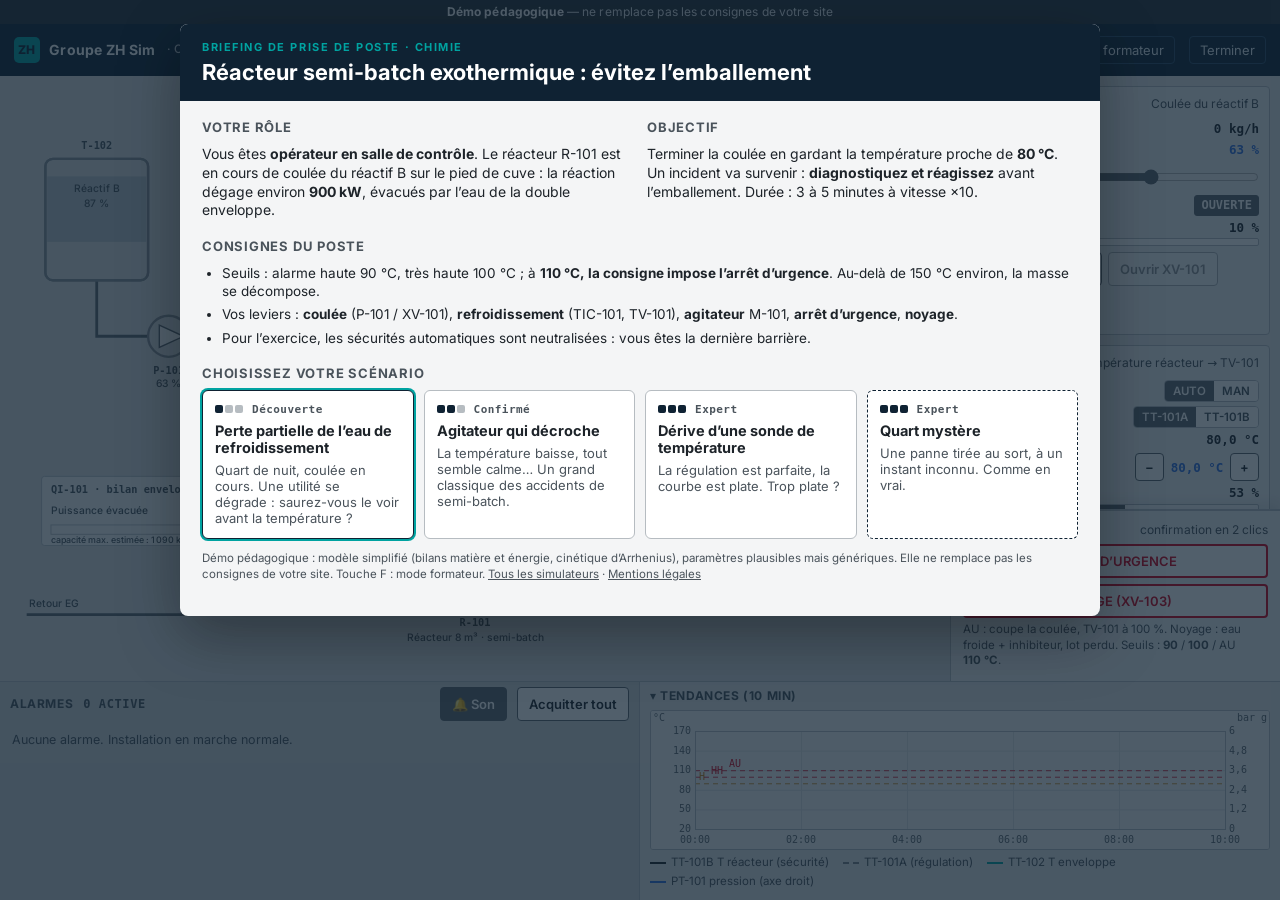
<file: demo.html>
<!doctype html>
<html lang="fr">
<head>
<meta charset="utf-8">
<meta name="viewport" content="width=device-width, initial-scale=1">
<title>Réacteur semi-batch exothermique · Démo Groupe ZH Sim</title>
<meta name="description" content="Démo jouable : réacteur semi-batch exothermique, évitez l’emballement thermique. Simulateur de conduite de procédé Groupe ZH.">
<meta name="theme-color" content="#0f2233">
<link rel="canonical" href="https://zineddinehamami-byte.github.io/groupe-zh/demo.html">
<link rel="icon" href="assets/favicon.svg" type="image/svg+xml">
<meta property="og:type" content="website">
<meta property="og:locale" content="fr_FR">
<meta property="og:site_name" content="Groupe ZH">
<meta property="og:url" content="https://zineddinehamami-byte.github.io/groupe-zh/demo.html">
<meta property="og:title" content="Réacteur semi-batch exothermique · démo jouable">
<meta property="og:description" content="Évitez l’emballement thermique d’un réacteur semi-batch : briefing, incident, débriefing noté sur 100. Démo pédagogique Groupe ZH.">
<meta property="og:image" content="https://zineddinehamami-byte.github.io/groupe-zh/og-image.png">
<meta property="og:image:type" content="image/png">
<meta property="og:image:width" content="1200">
<meta property="og:image:height" content="630">
<meta name="twitter:card" content="summary_large_image">
<link rel="stylesheet" href="assets/zh-sim.css">
<style>
  /* Spécifique chimie (le reste vient du design system commun) */
  .ch-jacket { fill: #c9ced2; stroke: var(--zh-equip); stroke-width: 2.5; }
  .ch-vessel { fill: #e3e5e6; stroke: var(--zh-line); stroke-width: 3; }
  .ch-liquid { fill: #b7bfc6; }
  .ch-bubble { fill: #fff; stroke: var(--zh-line); stroke-width: 1.5; }
  .ch-bubble-t { font: 700 9.5px var(--zh-mono); fill: var(--zh-text); text-anchor: middle; }
  .ch-valve { fill: #fff; stroke: var(--zh-line); stroke-width: 1.8; }
  .ch-valve.zh-open { fill: var(--zh-line); }
  .ch-blade { fill: var(--zh-line); }
  .ch-state-txt { font: 700 10px var(--zh-mono); }
  .ch-qbar-bg { fill: #f4f5f5; stroke: var(--zh-border); }
  .ch-qbar { fill: var(--zh-line); }
  .zh-svg .ch-fault-txt { fill: var(--zh-alarm-hi); font: 700 10.5px var(--zh-mono); }
  .ch-sp-row input { width: 64px; }
  .ch-thr { font-size: 12px; margin: 6px 0 0; padding-left: 16px; color: var(--zh-text-2); }
  .ch-thr b { color: var(--zh-text); font-family: var(--zh-mono); }
  .zh-fp.ch-flash { box-shadow: 0 0 0 3px var(--zh-info); transition: box-shadow .2s; }
  .ch-batch { display: grid; grid-template-columns: 1fr 1fr; gap: 4px 10px; }
  .ch-endbtn { margin-left: 4px; }
</style>
</head>
<body class="zh-body zh-fit">
<div class="zh-demo-banner" role="note"><b>Démo pédagogique</b> — ne remplace pas les consignes de votre site</div>

<header class="zh-header">
  <a class="zh-brand" href="index.html" data-zh-keep-src title="Accueil Groupe ZH"><span class="zh-brand-mark">ZH</span>Groupe ZH Sim <small>· Chimie</small></a>
  <div class="zh-scn" id="scn-label"><span class="zh-scn-unit">Réacteur R-101 · </span><b>briefing</b></div>
  <div class="zh-clock" id="clock" aria-live="off"></div>
  <div id="speed"></div>
  <button type="button" class="zh-hbtn" id="pause">Ⅱ Pause</button>
  <span class="zh-header-spacer"></span>
  <a class="zh-hbtn" href="simulateurs.html" data-zh-keep-src title="Revenir à la liste des simulateurs">← Simulateurs</a>
  <button type="button" class="zh-hbtn zh-hide-sm" data-zh-trainer title="Mode formateur (touche F)">Mode formateur</button>
  <button type="button" class="zh-hbtn" id="btn-end" title="Terminer la partie et voir le débriefing">Terminer</button>
</header>

<main class="zh-main">
  <section class="zh-synoptic" aria-label="Synoptique du réacteur R-101">
    <svg class="zh-svg" id="syn" viewBox="0 0 1000 590" role="img" aria-label="Synoptique : bac de réactif, pompe de coulée, réacteur à double enveloppe, eau de refroidissement, noyage">
      <defs>
        <clipPath id="clip-vessel"><path d="M400,178 A100,38 0 0 1 600,178 L600,428 A100,44 0 0 1 400,428 Z"/></clipPath>
        <clipPath id="clip-t102"><rect x="42" y="62" width="106" height="126" rx="7"/></clipPath>
        <clipPath id="clip-t103"><rect x="772" y="52" width="96" height="86" rx="7"/></clipPath>
      </defs>

      <!-- ====== lignes de procédé ====== -->
      <!-- coulée B : T-102 -> P-101 -> FT-101 -> XV-101 -> R-101 -->
      <path class="zh-line" d="M95,190 V250 H150"/>
      <path class="zh-line" d="M194,250 H300"/>
      <path class="zh-line" d="M340,250 H362 V112 H425 V150"/>
      <path class="zh-flowover" id="flow-feed" d="M95,190 V250 H150 M194,250 H300 M340,250 H362 V112 H425 V150"/>
      <!-- noyage : T-103 -> XV-103 -> R-101 -->
      <path class="zh-line" d="M772,112 H712"/>
      <path class="zh-line" d="M676,112 H585 V152"/>
      <path class="zh-flowover" id="flow-quench" d="M772,112 H712 M676,112 H585 V152" style="display:none"/>
      <!-- évent / disque de rupture -->
      <path class="zh-line zh-line--thin" d="M462,146 V34 H392"/>
      <!-- eau de refroidissement : alimentation -> FT-102 -> TV-101 -> enveloppe -->
      <path class="zh-line" d="M985,500 H742"/>
      <path class="zh-line" d="M702,500 H640 V452 H616"/>
      <path class="zh-flowover" id="flow-cw" d="M985,500 H742 M702,500 H640 V452 H616 M384,236 H318 V548 H20"/>
      <!-- retour -->
      <path class="zh-line" d="M384,236 H318 V548 H20"/>

      <!-- ====== bac T-102 ====== -->
      <g class="zh-click" data-fp="fp-feed">
        <rect x="40" y="60" width="110" height="130" rx="8" class="zh-equip"/>
        <rect id="t102-liq" x="40" y="120" width="110" height="70" class="zh-fill" clip-path="url(#clip-t102)"/>
        <rect x="40" y="60" width="110" height="130" rx="8" fill="none" stroke="#8a9096" stroke-width="2.5"/>
        <text x="95" y="50" text-anchor="middle" class="zh-tag">T-102</text>
        <text x="95" y="96" text-anchor="middle" class="zh-label">Réactif B</text>
        <text x="95" y="112" text-anchor="middle" class="zh-label" id="t102-pct">90 %</text>
      </g>

      <!-- ====== pompe P-101 ====== -->
      <g class="zh-click" data-fp="fp-feed" id="p101">
        <circle cx="172" cy="250" r="22" class="zh-equip" id="p101-body"/>
        <path d="M162,238 L188,250 L162,262 Z" fill="#fff" stroke="#5f666d" stroke-width="1.5" id="p101-tri"/>
        <text x="172" y="290" text-anchor="middle" class="zh-tag">P-101</text>
        <text x="172" y="304" text-anchor="middle" class="zh-label" id="p101-spd">62 %</text>
      </g>

      <!-- FT-101 -->
      <line x1="252" y1="250" x2="252" y2="226" class="zh-line zh-line--thin"/>
      <circle cx="252" cy="208" r="17" class="ch-bubble"/>
      <text x="252" y="205" class="ch-bubble-t">FT</text><text x="252" y="216" class="ch-bubble-t">101</text>
      <g id="v-ft101" class="zh-click" data-fp="fp-feed">
        <rect x="200" y="152" width="104" height="26" rx="2" class="zh-valbox"/>
        <text x="264" y="170" text-anchor="end" class="zh-val" id="ft101">1800</text>
        <text x="268" y="170" class="zh-unit">kg/h</text>
      </g>

      <!-- XV-101 vanne tout-ou-rien -->
      <g class="zh-click" data-fp="fp-feed">
        <path id="xv101" class="ch-valve zh-open" d="M300,240 L340,260 L340,240 L300,260 Z"/>
        <rect x="312" y="222" width="16" height="10" fill="#fff" stroke="#5f666d" stroke-width="1.5"/>
        <line x1="320" y1="232" x2="320" y2="250" stroke="#5f666d" stroke-width="1.5"/>
        <text x="320" y="282" text-anchor="middle" class="zh-tag">XV-101</text>
      </g>

      <!-- ====== réacteur R-101 ====== -->
      <path class="ch-jacket" d="M384,230 L384,430 A116,56 0 0 0 616,430 L616,230 Z"/>
      <text x="500" y="503" text-anchor="middle" class="zh-label">double enveloppe</text>
      <path class="ch-vessel" d="M400,178 A100,38 0 0 1 600,178 L600,428 A100,44 0 0 1 400,428 Z"/>
      <rect id="r101-liq" x="398" y="250" width="204" height="230" class="ch-liquid" clip-path="url(#clip-vessel)"/>
      <path d="M400,178 A100,38 0 0 1 600,178 L600,428 A100,44 0 0 1 400,428 Z" fill="none" stroke="#5f666d" stroke-width="3"/>
      <!-- tubulures -->
      <rect x="418" y="140" width="14" height="14" fill="#8a9096"/>
      <rect x="455" y="140" width="14" height="14" fill="#8a9096"/>
      <rect x="538" y="140" width="14" height="14" fill="#8a9096"/>
      <rect x="578" y="146" width="14" height="14" fill="#8a9096"/>
      <text x="500" y="560" text-anchor="middle" class="zh-tag">R-101</text>
      <text x="500" y="576" text-anchor="middle" class="zh-label">Réacteur 8 m³ · semi-batch</text>

      <!-- agitateur M-101 -->
      <g class="zh-click" data-fp="fp-agit">
        <rect x="478" y="70" width="44" height="40" rx="4" class="zh-equip" id="m101-body"/>
        <text x="500" y="95" text-anchor="middle" class="ch-state-txt" id="m101-txt" fill="#fff">M</text>
        <line x1="500" y1="110" x2="500" y2="420" stroke="#5f666d" stroke-width="4"/>
        <g id="imp1" transform="translate(500,330)"><rect class="ch-blade" x="-34" y="-5" width="68" height="10" rx="3"/></g>
        <g id="imp2" transform="translate(500,412)"><rect class="ch-blade" x="-40" y="-6" width="80" height="12" rx="3"/></g>
        <text x="500" y="62" text-anchor="middle" class="zh-tag">M-101</text>
        <text x="530" y="120" class="ch-fault-txt" id="m101-fault" style="display:none">DÉFAUT</text>
      </g>
      <g id="v-ji101" class="zh-click" data-fp="fp-agit">
        <rect x="528" y="76" width="68" height="26" rx="2" class="zh-valbox"/>
        <text x="572" y="94" text-anchor="end" class="zh-val" id="ji101">7.5</text>
        <text x="576" y="94" class="zh-unit">kW</text>
        <g class="zh-almind"><rect x="512" y="80" width="13" height="18" rx="2"/><text x="518.5" y="93" text-anchor="middle" fill="#fff" style="font:700 10px ui-monospace">1</text></g>
      </g>

      <!-- PT-101 -->
      <line x1="545" y1="140" x2="545" y2="62" class="zh-line zh-line--thin" style="display:none"/>
      <circle cx="660" cy="176" r="17" class="ch-bubble"/>
      <path d="M592,152 Q620,152 643,170" class="zh-line zh-line--thin"/>
      <text x="660" y="173" class="ch-bubble-t">PT</text><text x="660" y="184" class="ch-bubble-t">101</text>
      <g id="v-pt101">
        <rect x="684" y="163" width="100" height="26" rx="2" class="zh-valbox"/>
        <text x="740" y="181" text-anchor="end" class="zh-val" id="pt101">0.58</text>
        <text x="744" y="181" class="zh-unit">bar g</text>
        <g class="zh-almind"><rect x="788" y="167" width="13" height="18" rx="2"/><text x="794.5" y="180" text-anchor="middle" fill="#fff" style="font:700 10px ui-monospace">!</text></g>
      </g>

      <!-- disque de rupture PSE-101 -->
      <g id="pse101">
        <path d="M454,128 h16 M454,122 h16" stroke="#5f666d" stroke-width="2"/>
        <path d="M454,125 Q462,118 470,125" fill="none" stroke="#5f666d" stroke-width="1.5" id="pse-dome"/>
        <text x="455" y="78" text-anchor="end" class="zh-tag">PSE-101</text>
        <text x="455" y="92" text-anchor="end" class="zh-label">rupture 6 bar g</text>
        <text x="390" y="38" text-anchor="end" class="zh-label">vers rétention</text>
      </g>

      <!-- LT-101 -->
      <circle cx="660" cy="240" r="17" class="ch-bubble"/>
      <line x1="600" y1="240" x2="643" y2="240" class="zh-line zh-line--thin"/>
      <text x="660" y="237" class="ch-bubble-t">LT</text><text x="660" y="248" class="ch-bubble-t">101</text>
      <g id="v-lt101">
        <rect x="684" y="227" width="100" height="26" rx="2" class="zh-valbox"/>
        <text x="740" y="245" text-anchor="end" class="zh-val" id="lt101">58</text>
        <text x="744" y="245" class="zh-unit">%</text>
        <g class="zh-almind"><rect x="788" y="231" width="13" height="18" rx="2"/><text x="794.5" y="244" text-anchor="middle" fill="#fff" style="font:700 10px ui-monospace">!</text></g>
      </g>

      <!-- TT-101A (régulation) -->
      <circle cx="660" cy="300" r="17" class="ch-bubble"/>
      <line x1="600" y1="300" x2="643" y2="300" class="zh-line zh-line--thin"/>
      <text x="660" y="297" class="ch-bubble-t">TT</text><text x="660" y="308" class="ch-bubble-t">101A</text>
      <g id="v-tt101a" class="zh-click" data-fp="fp-tic">
        <rect x="684" y="287" width="100" height="26" rx="2" class="zh-valbox"/>
        <text x="748" y="305" text-anchor="end" class="zh-val" id="tt101a">80.0</text>
        <text x="752" y="305" class="zh-unit">°C</text>
        <g class="zh-almind"><rect x="788" y="291" width="13" height="18" rx="2"/><text x="794.5" y="304" text-anchor="middle" fill="#fff" style="font:700 10px ui-monospace">!</text></g>
      </g>
      <!-- TT-101B (sécurité) -->
      <circle cx="660" cy="360" r="17" class="ch-bubble"/>
      <line x1="600" y1="360" x2="643" y2="360" class="zh-line zh-line--thin"/>
      <text x="660" y="357" class="ch-bubble-t">TT</text><text x="660" y="368" class="ch-bubble-t">101B</text>
      <g id="v-tt101b" class="zh-click" data-fp="fp-tic">
        <rect x="684" y="347" width="100" height="26" rx="2" class="zh-valbox"/>
        <text x="748" y="365" text-anchor="end" class="zh-val" id="tt101b">80.0</text>
        <text x="752" y="365" class="zh-unit">°C</text>
        <g class="zh-almind"><rect x="788" y="351" width="13" height="18" rx="2"/><text x="794.5" y="364" text-anchor="middle" fill="#fff" style="font:700 10px ui-monospace">!</text></g>
      </g>
      <text x="684" y="385" class="zh-label">sonde de sécurité indépendante</text>

      <!-- TIC-101 -->
      <g class="zh-click" data-fp="fp-tic">
        <rect x="838" y="298" width="36" height="36" fill="#fff" stroke="#5f666d" stroke-width="1.5"/>
        <circle cx="856" cy="316" r="17" fill="#fff" stroke="#5f666d" stroke-width="1.5"/>
        <text x="856" y="313" class="ch-bubble-t">TIC</text><text x="856" y="324" class="ch-bubble-t">101</text>
      </g>
      <path class="zh-line zh-line--thin zh-line--signal" d="M784,300 H838" id="sig-a"/>
      <path class="zh-line zh-line--thin zh-line--signal" d="M802,360 H820 V326 H838" id="sig-b" style="opacity:.35"/>
      <path class="zh-line zh-line--thin zh-line--signal" d="M856,334 V440 H722 V472"/>
      <g id="v-tic" class="zh-click" data-fp="fp-tic">
        <rect x="882" y="270" width="110" height="94" rx="2" class="zh-valbox"/>
        <text x="890" y="287" class="zh-label">SP</text><text x="984" y="287" text-anchor="end" class="zh-val zh-sp" id="tic-sp">80.0</text>
        <text x="890" y="309" class="zh-label">PV</text><text x="984" y="309" text-anchor="end" class="zh-val" id="tic-pv">80.0</text>
        <text x="890" y="331" class="zh-label">OUT %</text><text x="984" y="331" text-anchor="end" class="zh-val" id="tic-out">53</text>
        <text x="890" y="354" class="zh-label" id="tic-mode">AUTO · TT-101A</text>
      </g>

      <!-- TV-101 vanne de régulation -->
      <g class="zh-click" data-fp="fp-tic">
        <path id="tv101" class="ch-valve zh-open" d="M702,490 L742,510 L742,490 L702,510 Z"/>
        <path d="M708,478 A14,8 0 0 1 736,478 Z" fill="#fff" stroke="#5f666d" stroke-width="1.5"/>
        <line x1="722" y1="478" x2="722" y2="500" stroke="#5f666d" stroke-width="1.5"/>
        <text x="722" y="530" text-anchor="middle" class="zh-tag">TV-101</text>
        <text x="722" y="545" text-anchor="middle" class="zh-label" id="tv101-pct">53 %</text>
      </g>

      <!-- FT-102 débit EG -->
      <line x1="830" y1="500" x2="830" y2="476" class="zh-line zh-line--thin"/>
      <circle cx="830" cy="458" r="17" class="ch-bubble"/>
      <text x="830" y="455" class="ch-bubble-t">FT</text><text x="830" y="466" class="ch-bubble-t">102</text>
      <g id="v-ft102">
        <rect x="770" y="402" width="104" height="26" rx="2" class="zh-valbox"/>
        <text x="834" y="420" text-anchor="end" class="zh-val" id="ft102">26.9</text>
        <text x="838" y="420" class="zh-unit">m³/h</text>
        <g class="zh-almind"><rect x="878" y="406" width="13" height="18" rx="2"/><text x="884.5" y="419" text-anchor="middle" fill="#fff" style="font:700 10px ui-monospace">!</text></g>
      </g>
      <!-- TI-103 T alimentation EG -->
      <line x1="940" y1="500" x2="940" y2="476" class="zh-line zh-line--thin"/>
      <circle cx="940" cy="458" r="17" class="ch-bubble"/>
      <text x="940" y="455" class="ch-bubble-t">TI</text><text x="940" y="466" class="ch-bubble-t">103</text>
      <g id="v-ti103">
        <rect x="900" y="518" width="88" height="26" rx="2" class="zh-valbox"/>
        <text x="958" y="536" text-anchor="end" class="zh-val" id="ti103">25.0</text>
        <text x="962" y="536" class="zh-unit">°C</text>
      </g>
      <text x="985" y="490" text-anchor="end" class="zh-label">Eau de refroidissement (EG)</text>

      <!-- TT-102 T sortie enveloppe -->
      <line x1="318" y1="300" x2="294" y2="300" class="zh-line zh-line--thin"/>
      <circle cx="276" cy="300" r="17" class="ch-bubble"/>
      <text x="276" y="297" class="ch-bubble-t">TT</text><text x="276" y="308" class="ch-bubble-t">102</text>
      <g id="v-tt102">
        <rect x="186" y="320" width="100" height="26" rx="2" class="zh-valbox"/>
        <text x="250" y="338" text-anchor="end" class="zh-val" id="tt102">52.0</text>
        <text x="254" y="338" class="zh-unit">°C</text>
      </g>
      <text x="186" y="360" class="zh-label">T sortie enveloppe</text>
      <text x="22" y="540" class="zh-label">Retour EG</text>

      <!-- QI-101 puissance évacuée (calculée) -->
      <g id="v-qi101">
        <rect x="36" y="400" width="200" height="74" rx="3" class="zh-valbox"/>
        <text x="46" y="418" class="zh-tag">QI-101 · bilan enveloppe</text>
        <text x="46" y="440" class="zh-label">Puissance évacuée</text>
        <text x="200" y="441" text-anchor="end" class="zh-val" id="qi101">900</text>
        <text x="204" y="441" class="zh-unit">kW</text>
        <rect x="46" y="452" width="180" height="10" class="ch-qbar-bg"/>
        <rect x="46" y="452" width="90" height="10" class="ch-qbar" id="qi101-bar"/>
        <text x="46" y="471" class="zh-label" style="font-size:9.5px" id="qi101-cap">capacité max. estimée : 1 090 kW</text>
      </g>

      <!-- ====== bac de noyage T-103 ====== -->
      <g class="zh-click" data-fp="fp-safety">
        <rect x="770" y="50" width="100" height="90" rx="8" class="zh-equip"/>
        <rect id="t103-liq" x="770" y="62" width="100" height="78" class="zh-fill" clip-path="url(#clip-t103)"/>
        <rect x="770" y="50" width="100" height="90" rx="8" fill="none" stroke="#8a9096" stroke-width="2.5"/>
        <text x="820" y="40" text-anchor="middle" class="zh-tag">T-103</text>
        <text x="820" y="90" text-anchor="middle" class="zh-label">Eau de noyage</text>
        <text x="820" y="104" text-anchor="middle" class="zh-label">+ inhibiteur</text>
      </g>
      <g class="zh-click" data-fp="fp-safety">
        <path id="xv103" class="ch-valve" d="M676,102 L712,122 L712,102 L676,122 Z"/>
        <rect x="686" y="84" width="16" height="10" fill="#fff" stroke="#5f666d" stroke-width="1.5"/>
        <line x1="694" y1="94" x2="694" y2="112" stroke="#5f666d" stroke-width="1.5"/>
        <text x="694" y="76" text-anchor="middle" class="zh-tag">XV-103</text>
      </g>
    </svg>
    <span class="zh-syn-hint">↔ Faites glisser le synoptique · touchez un équipement pour ses commandes</span>
  </section>

  <aside class="zh-panel" id="zh-panel" aria-label="Commandes">
    <!-- Coulée -->
    <div class="zh-fp" id="fp-feed">
      <div class="zh-fp-h"><span class="zh-fp-tag">P-101 / XV-101</span><span class="zh-fp-title">Coulée du réactif B</span></div>
      <div class="zh-fp-row"><span class="zh-lbl">Débit FI-101</span><span class="zh-v"><span id="fp-fi">1800</span> kg/h</span></div>
      <div class="zh-fp-row"><span class="zh-lbl">Vitesse pompe</span><span class="zh-v zh-sp"><span id="fp-spd">62</span> %</span></div>
      <input type="range" id="in-feed" min="0" max="100" step="1" value="62" aria-label="Vitesse de la pompe de coulée P-101">
      <div class="zh-fp-row"><span class="zh-lbl">XV-101</span><span class="zh-state zh-state--on" id="fp-xv">OUVERTE</span></div>
      <div class="zh-fp-row"><span class="zh-lbl">Coulée réalisée</span><span class="zh-v"><span id="fp-fed">10</span> %</span></div>
      <div class="zh-bar"><i id="fp-fed-bar" style="width:10%"></i></div>
      <div class="zh-fp-btns">
        <button type="button" class="zh-btn" id="btn-feed-stop">Couper la coulée</button>
        <button type="button" class="zh-btn" id="btn-feed-open">Ouvrir XV-101</button>
        <button type="button" class="zh-btn" id="btn-feed-nom">Nominal 62 %</button>
      </div>
    </div>

    <!-- TIC-101 -->
    <div class="zh-fp" id="fp-tic">
      <div class="zh-fp-h"><span class="zh-fp-tag">TIC-101</span><span class="zh-fp-title">Température réacteur → TV-101</span></div>
      <div class="zh-fp-row"><span class="zh-lbl">Mode</span><span class="zh-mode" id="tic-modes"><button type="button" data-m="AUTO" aria-pressed="true">AUTO</button><button type="button" data-m="MAN" aria-pressed="false">MAN</button></span></div>
      <div class="zh-fp-row"><span class="zh-lbl">Mesure</span><span class="zh-mode" id="tic-srcs"><button type="button" data-s="A" aria-pressed="true">TT-101A</button><button type="button" data-s="B" aria-pressed="false">TT-101B</button></span></div>
      <div class="zh-fp-row"><span class="zh-lbl">PV</span><span class="zh-v"><span id="fp-pv">80.0</span> °C</span></div>
      <div class="zh-fp-row ch-sp-row"><span class="zh-lbl">Consigne SP</span>
        <span><button type="button" class="zh-btn" id="sp-dn" aria-label="Baisser la consigne" style="min-height:28px;padding:2px 9px">−</button>
        <span class="zh-v zh-sp" style="display:inline-block;min-width:58px;text-align:center"><span id="fp-sp">80.0</span> °C</span>
        <button type="button" class="zh-btn" id="sp-up" aria-label="Monter la consigne" style="min-height:28px;padding:2px 9px">+</button></span></div>
      <div class="zh-fp-row"><span class="zh-lbl">Sortie OUT (TV-101)</span><span class="zh-v"><span id="fp-out">53</span> %</span></div>
      <div class="zh-bar"><i id="fp-out-bar" style="width:53%"></i></div>
      <input type="range" id="in-out" min="0" max="100" step="1" value="53" aria-label="Ouverture manuelle TV-101" disabled>
      <p class="zh-hint" id="tic-hint">En AUTO, la vanne suit la régulation. Passez en MAN pour piloter l’ouverture.</p>
    </div>

    <!-- Agitateur -->
    <div class="zh-fp" id="fp-agit">
      <div class="zh-fp-h"><span class="zh-fp-tag">M-101</span><span class="zh-fp-title">Agitateur</span></div>
      <div class="zh-fp-row"><span class="zh-lbl">État</span><span class="zh-state zh-state--on" id="fp-agit-st">MARCHE</span></div>
      <div class="zh-fp-row"><span class="zh-lbl">Puissance JI-101</span><span class="zh-v"><span id="fp-agit-kw">7.5</span> kW</span></div>
      <div class="zh-fp-btns">
        <button type="button" class="zh-btn" id="btn-agit-on">Marche</button>
        <button type="button" class="zh-btn" id="btn-agit-off">Arrêt</button>
      </div>
      <p class="zh-hint" id="agit-hint"></p>
    </div>

    <!-- Sécurité -->
    <div class="zh-fp zh-fp--sticky" id="fp-safety">
      <div class="zh-fp-h"><span class="zh-fp-tag">Mise en sécurité</span><span class="zh-fp-title">confirmation en 2 clics</span></div>
      <div class="zh-fp-btns" style="flex-direction:column;margin-top:0">
        <button type="button" class="zh-btn zh-btn--danger zh-btn--block" id="btn-esd">ARRÊT D’URGENCE</button>
        <button type="button" class="zh-btn zh-btn--danger zh-btn--block" id="btn-quench">NOYAGE (XV-103)</button>
      </div>
      <p class="zh-hint">AU : coupe la coulée, TV-101 à 100 %. Noyage : eau froide + inhibiteur, lot perdu. Seuils : <b>90</b> / <b>100</b> / AU <b>110 °C</b>.</p>
    </div>
  </aside>
</main>

<div class="zh-bottom">
<section class="zh-alarmbar" id="alarms" aria-label="Alarmes"></section>

<details class="zh-trends" id="trends" open>
  <summary>Tendances (10 min)</summary>
  <div class="zh-trend-wrap">
    <canvas class="zh-trend-canvas" id="trend"></canvas>
    <div id="trend-legend"></div>
  </div>
</details>
</div>

<button type="button" class="zh-drawer-btn" id="drawer-btn" aria-controls="zh-panel" aria-expanded="false"><span class="zh-dot"></span><span data-r="lbl">Commandes</span></button>

<script src="assets/zh-sim-core.js"></script>
<script src="assets/chimie-model.js"></script>
<script src="assets/chimie.js"></script>
</body>
</html>
</file>
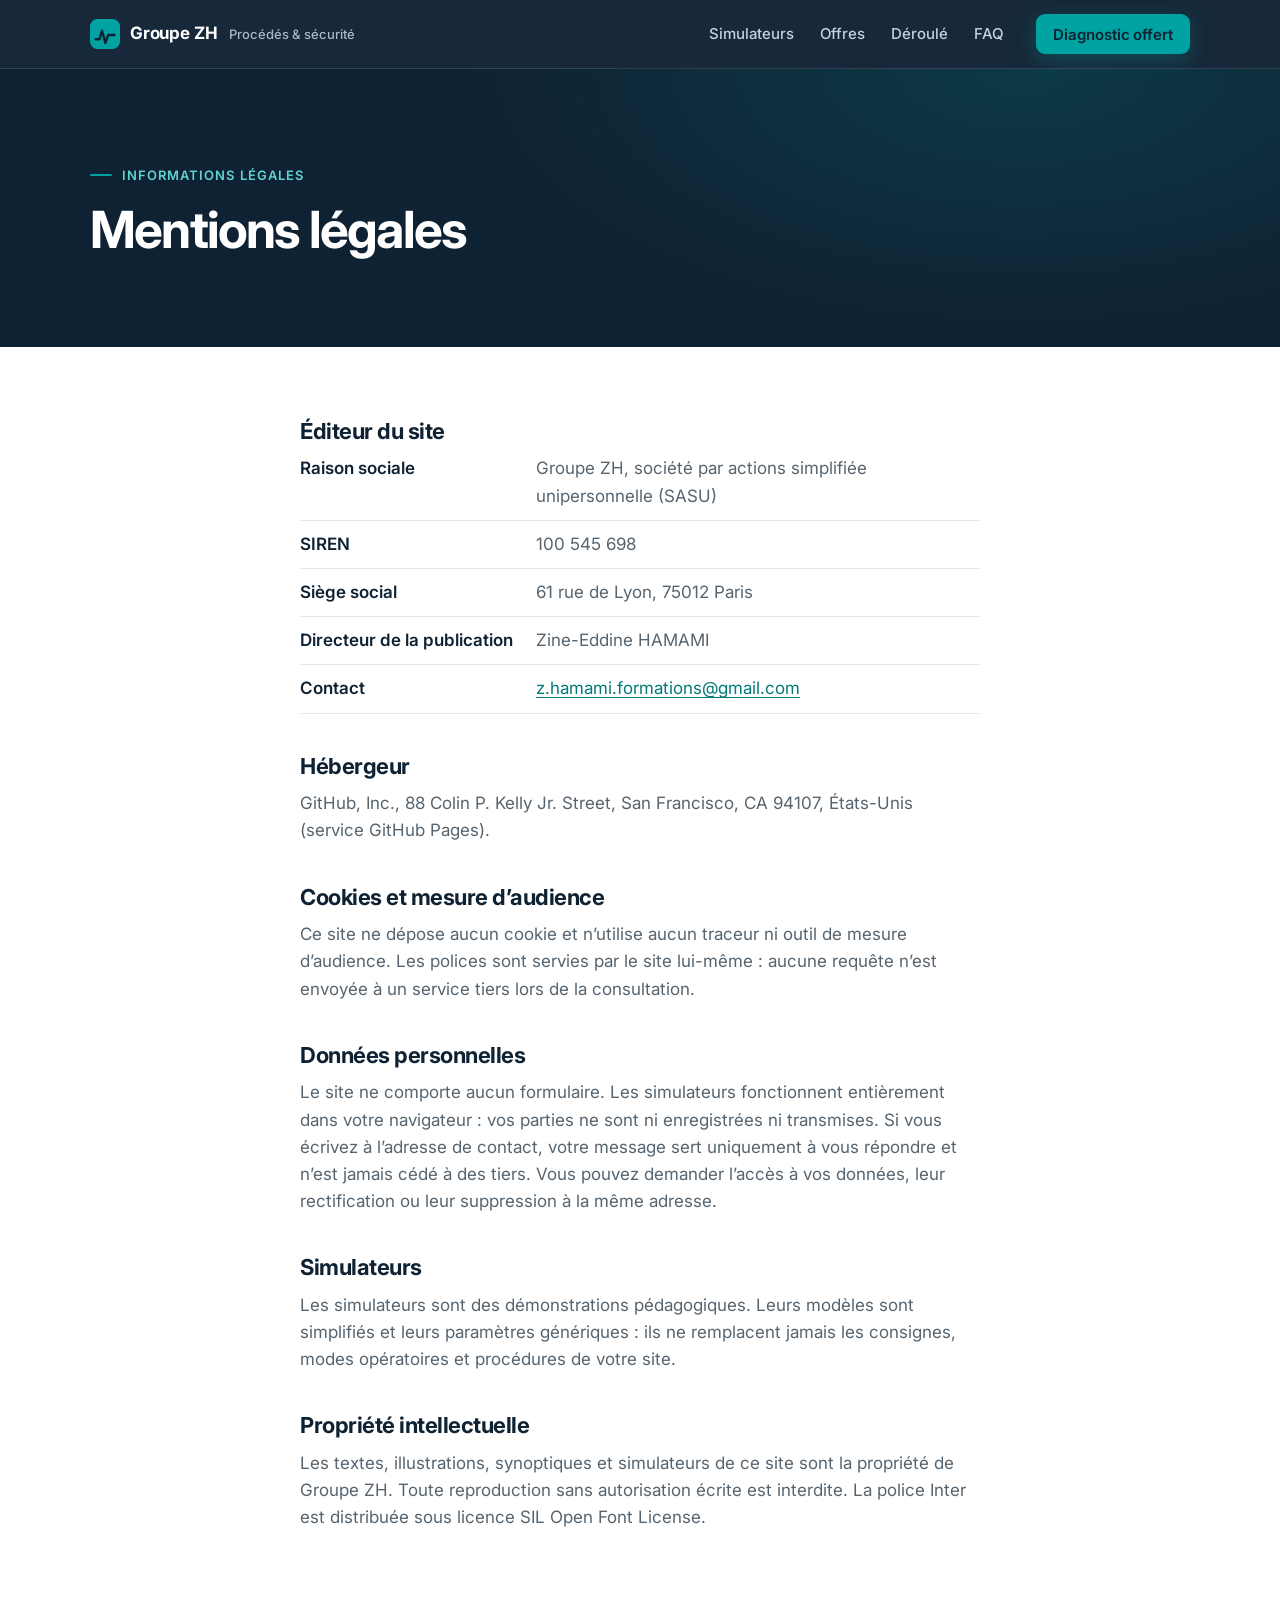
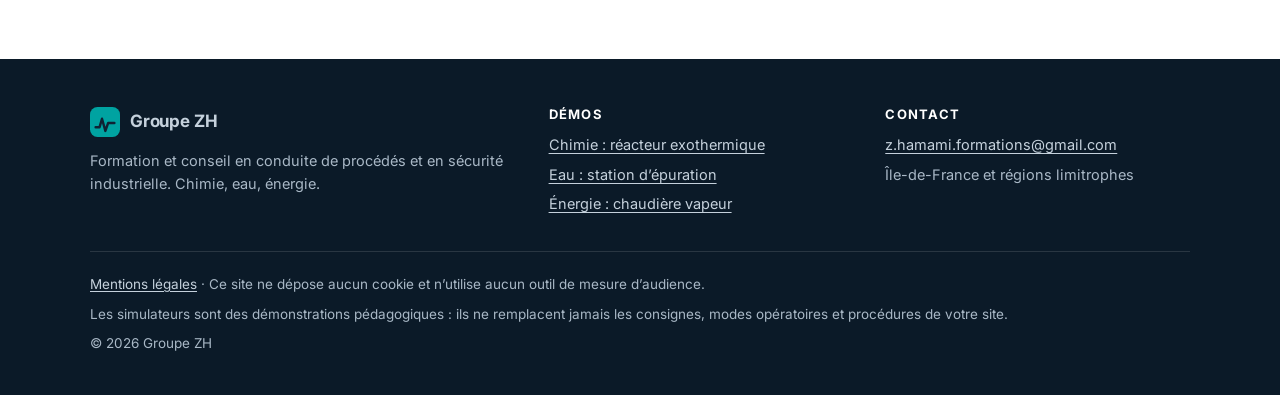
<file: mentions-legales.html>
<!doctype html>
<html lang="fr">
<head>
<meta charset="utf-8">
<meta name="viewport" content="width=device-width, initial-scale=1">
<title>Mentions légales · Groupe ZH</title>
<meta name="description" content="Mentions légales du site Groupe ZH : éditeur, directeur de la publication, hébergeur, données personnelles et cookies.">
<meta name="theme-color" content="#0f2233">
<link rel="canonical" href="https://zineddinehamami-byte.github.io/groupe-zh/mentions-legales.html">
<link rel="icon" href="assets/favicon.svg" type="image/svg+xml">
<link rel="stylesheet" href="assets/site.css">
</head>
<body>
<a class="skip" href="#contenu">Aller au contenu</a>

<header class="site-header">
  <div class="wrap">
    <a class="brand" href="index.html" data-keep-src aria-label="Groupe ZH, accueil">
      <svg viewBox="0 0 32 32" aria-hidden="true"><rect width="32" height="32" rx="8" fill="#00a3a1"/><path d="M6 21.5h4.2l2.6-9 3.6 13 3-8.5h6.6" fill="none" stroke="#0f2233" stroke-width="2.6" stroke-linecap="round" stroke-linejoin="round"/></svg>
      Groupe ZH <small>Procédés &amp; sécurité</small>
    </a>
    <nav class="nav" aria-label="Navigation principale">
      <a href="simulateurs.html" data-keep-src>Simulateurs</a>
      <a href="index.html#offres" data-keep-src>Offres</a>
      <a href="index.html#deroule" data-keep-src>Déroulé</a>
      <a href="index.html#faq" data-keep-src>FAQ</a>
    </nav>
    <a class="btn btn-primary btn-sm" href="mailto:z.hamami.formations@gmail.com?subject=Diagnostic%20offert" data-mailto>Diagnostic offert</a>
  </div>
</header>

<main id="contenu">
<section class="page-hero" aria-labelledby="titre">
  <div class="wrap">
    <p class="eyebrow">Informations légales</p>
    <h1 id="titre">Mentions légales</h1>
  </div>
</section>

<section class="section tight">
  <div class="wrap prose">
    <h2>Éditeur du site</h2>
    <dl>
      <div><dt>Raison sociale</dt><dd>Groupe ZH, société par actions simplifiée unipersonnelle (SASU)</dd></div>
      <div><dt>SIREN</dt><dd>100 545 698</dd></div>
      <div><dt>Siège social</dt><dd>61 rue de Lyon, 75012 Paris</dd></div>
      <div><dt>Directeur de la publication</dt><dd>Zine-Eddine HAMAMI</dd></div>
      <div><dt>Contact</dt><dd><a href="mailto:z.hamami.formations@gmail.com">z.hamami.formations@gmail.com</a></dd></div>
    </dl>

    <h2>Hébergeur</h2>
    <p>GitHub, Inc., 88 Colin P. Kelly Jr. Street, San Francisco, CA 94107, États-Unis (service GitHub Pages).</p>

    <h2>Cookies et mesure d’audience</h2>
    <p>Ce site ne dépose aucun cookie et n’utilise aucun traceur ni outil de mesure d’audience. Les polices sont servies par le site lui-même : aucune requête n’est envoyée à un service tiers lors de la consultation.</p>

    <h2>Données personnelles</h2>
    <p>Le site ne comporte aucun formulaire. Les simulateurs fonctionnent entièrement dans votre navigateur : vos parties ne sont ni enregistrées ni transmises. Si vous écrivez à l’adresse de contact, votre message sert uniquement à vous répondre et n’est jamais cédé à des tiers. Vous pouvez demander l’accès à vos données, leur rectification ou leur suppression à la même adresse.</p>

    <h2>Simulateurs</h2>
    <p>Les simulateurs sont des démonstrations pédagogiques. Leurs modèles sont simplifiés et leurs paramètres génériques : ils ne remplacent jamais les consignes, modes opératoires et procédures de votre site.</p>

    <h2>Propriété intellectuelle</h2>
    <p>Les textes, illustrations, synoptiques et simulateurs de ce site sont la propriété de Groupe ZH. Toute reproduction sans autorisation écrite est interdite. La police Inter est distribuée sous licence SIL Open Font License.</p>
  </div>
</section>
</main>

<footer class="site-footer">
  <div class="wrap">
    <div class="cols">
      <div>
        <a class="brand" href="index.html" data-keep-src>
          <svg viewBox="0 0 32 32" aria-hidden="true"><rect width="32" height="32" rx="8" fill="#00a3a1"/><path d="M6 21.5h4.2l2.6-9 3.6 13 3-8.5h6.6" fill="none" stroke="#0f2233" stroke-width="2.6" stroke-linecap="round" stroke-linejoin="round"/></svg>
          Groupe ZH
        </a>
        <p>Formation et conseil en conduite de procédés et en sécurité industrielle. Chimie, eau, énergie.</p>
      </div>
      <div>
        <h2>Démos</h2>
        <ul>
          <li><a href="demo.html" data-keep-src>Chimie : réacteur exothermique</a></li>
          <li><a href="demo-eau.html" data-keep-src>Eau : station d’épuration</a></li>
          <li><a href="demo-energie.html" data-keep-src>Énergie : chaudière vapeur</a></li>
        </ul>
      </div>
      <div>
        <h2>Contact</h2>
        <ul>
          <li><a href="mailto:z.hamami.formations@gmail.com?subject=Diagnostic%20offert" data-mailto>z.hamami.formations@gmail.com</a></li>
          <li>Île-de-France et régions limitrophes</li>
        </ul>
      </div>
    </div>
    <div class="legal">
      <p><a href="mentions-legales.html">Mentions légales</a> · Ce site ne dépose aucun cookie et n’utilise aucun outil de mesure d’audience.</p>
      <p>Les simulateurs sont des démonstrations pédagogiques : ils ne remplacent jamais les consignes, modes opératoires et procédures de votre site.</p>
      <p>© 2026 Groupe ZH</p>
    </div>
  </div>
</footer>

<script src="assets/site.js" defer></script>
</body>
</html>
</file>
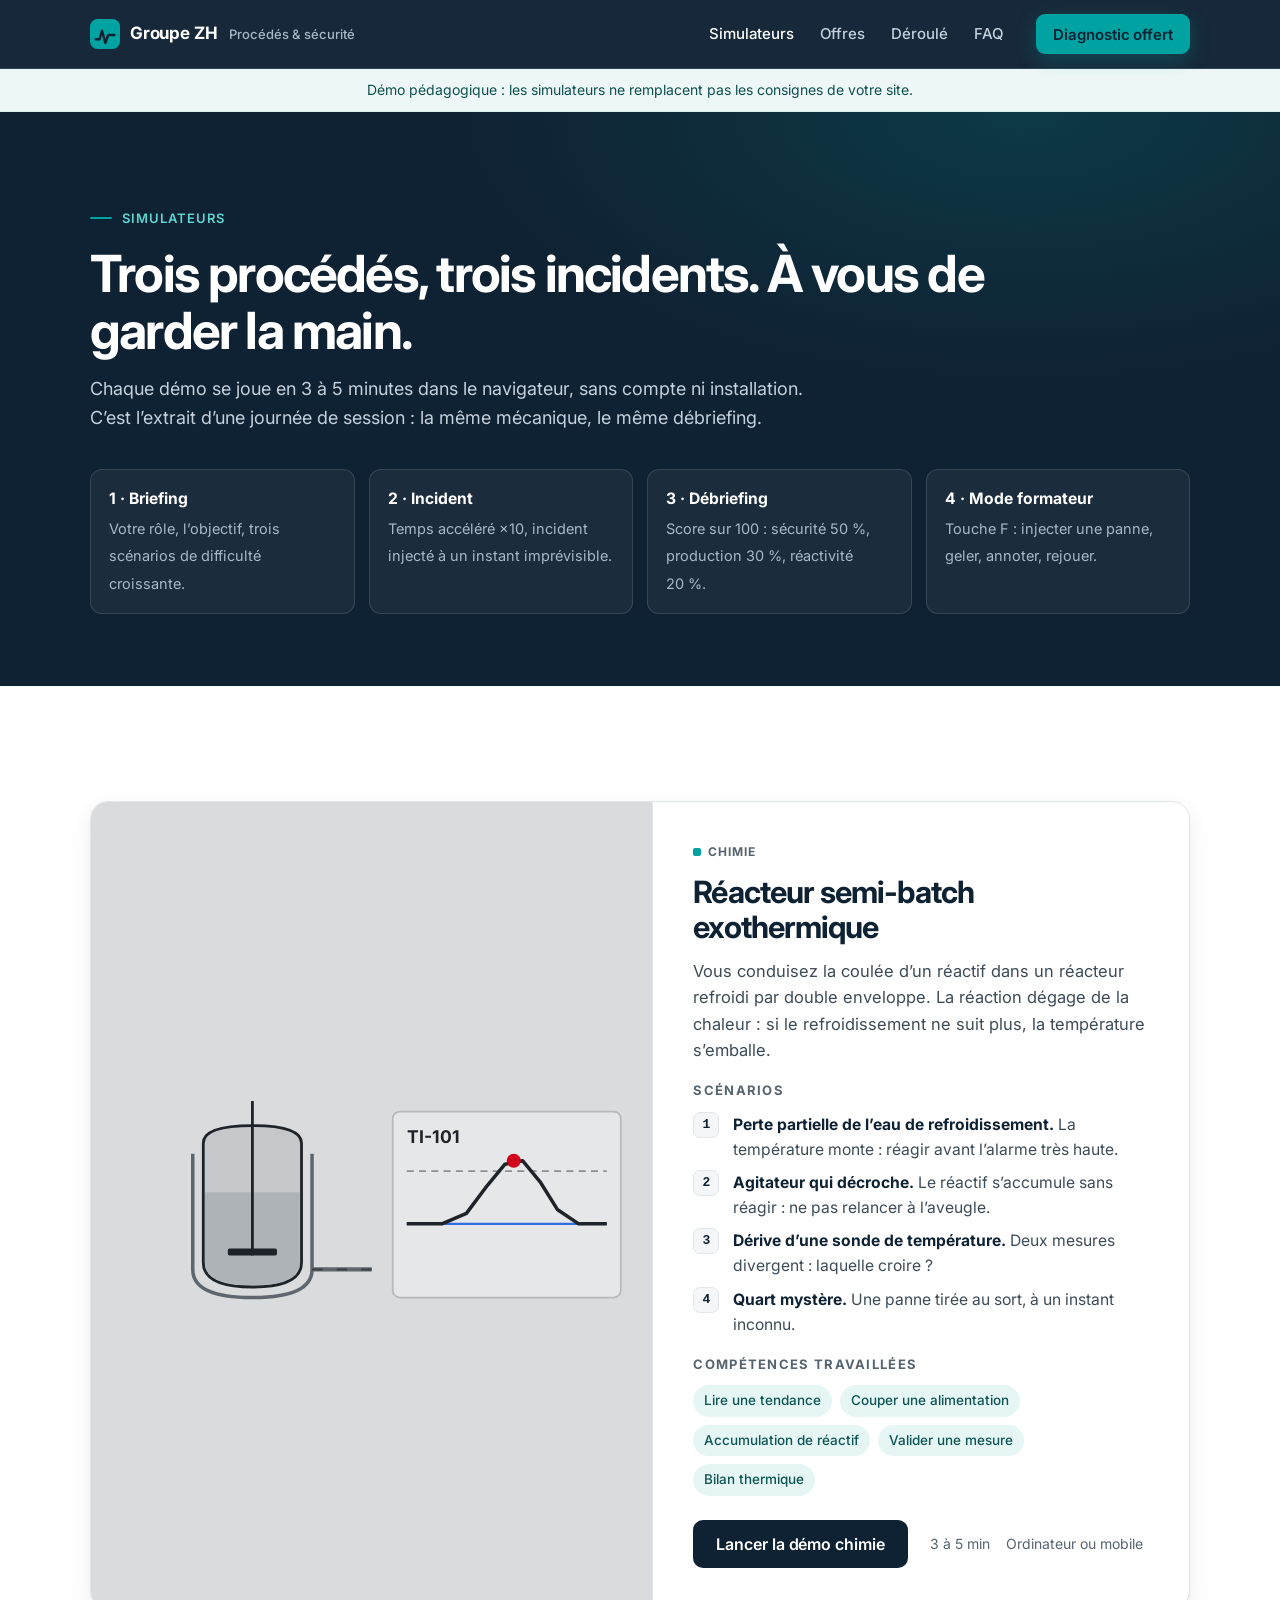
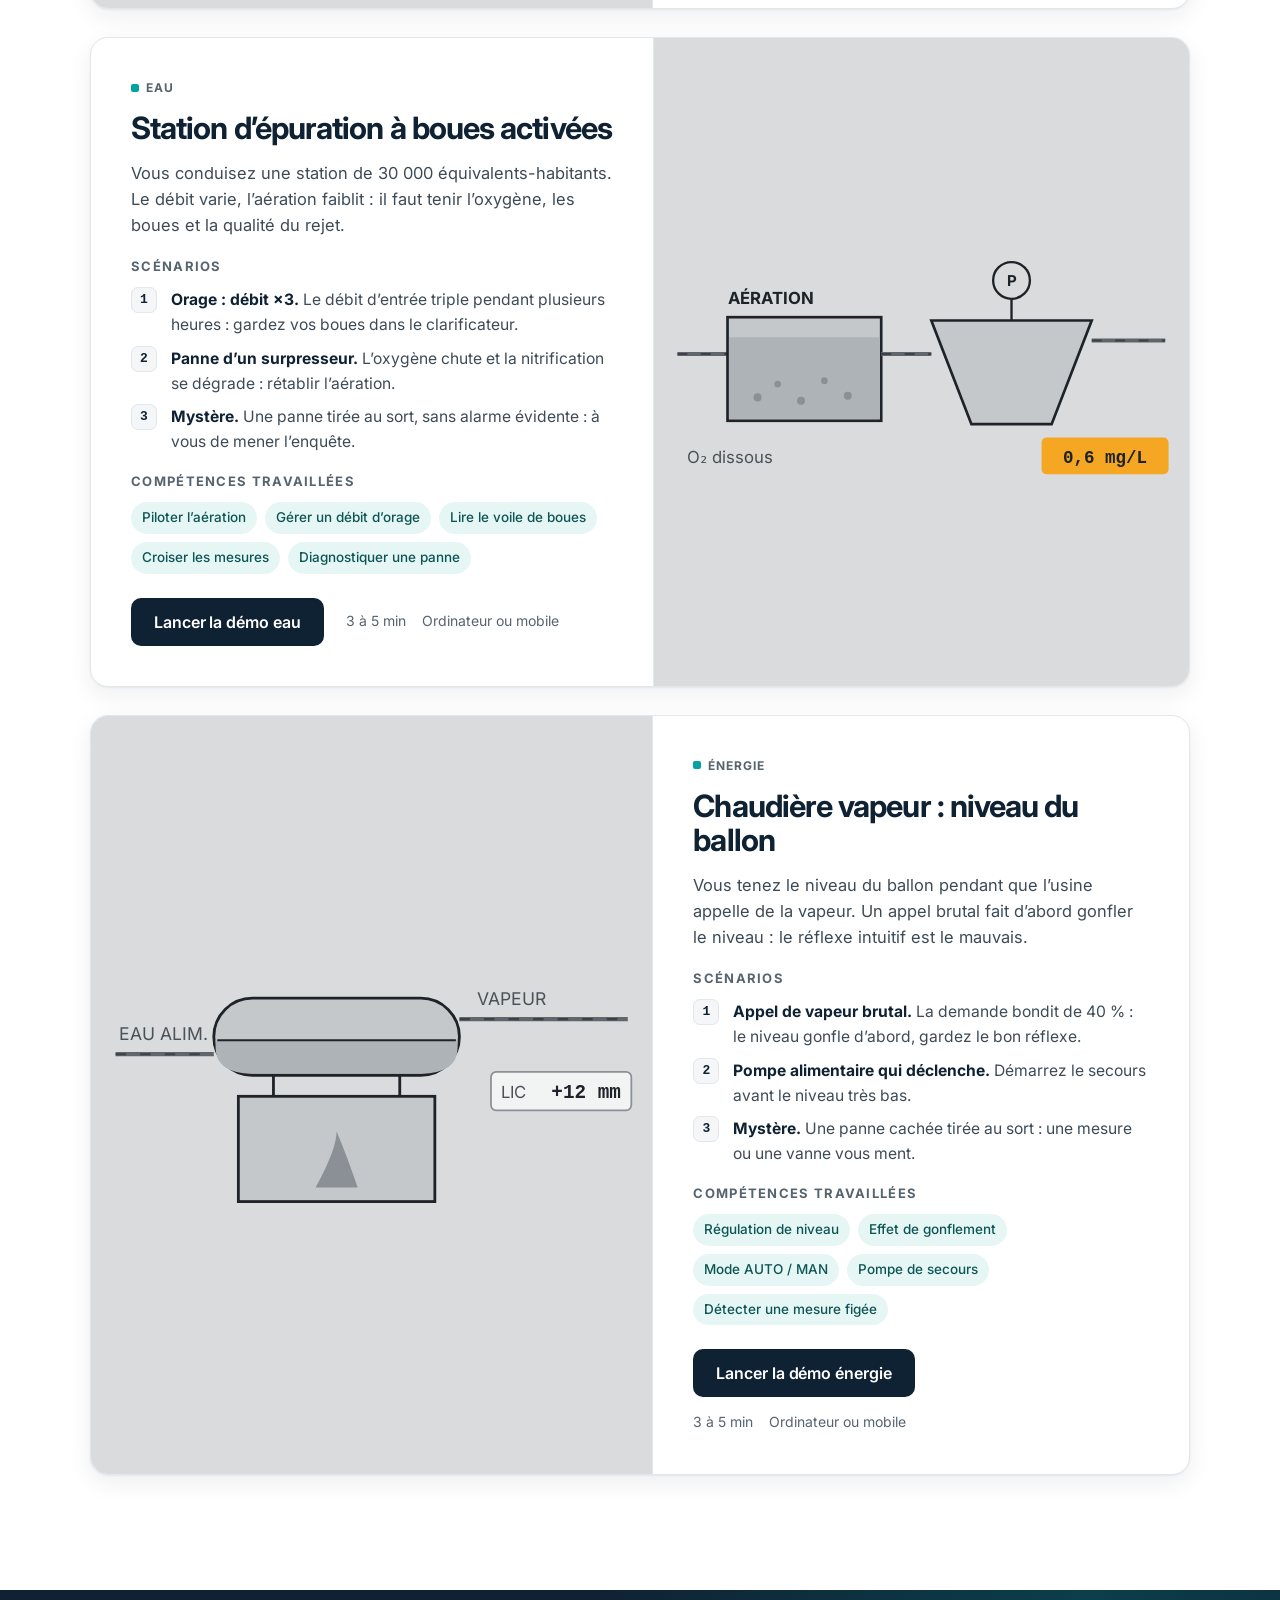
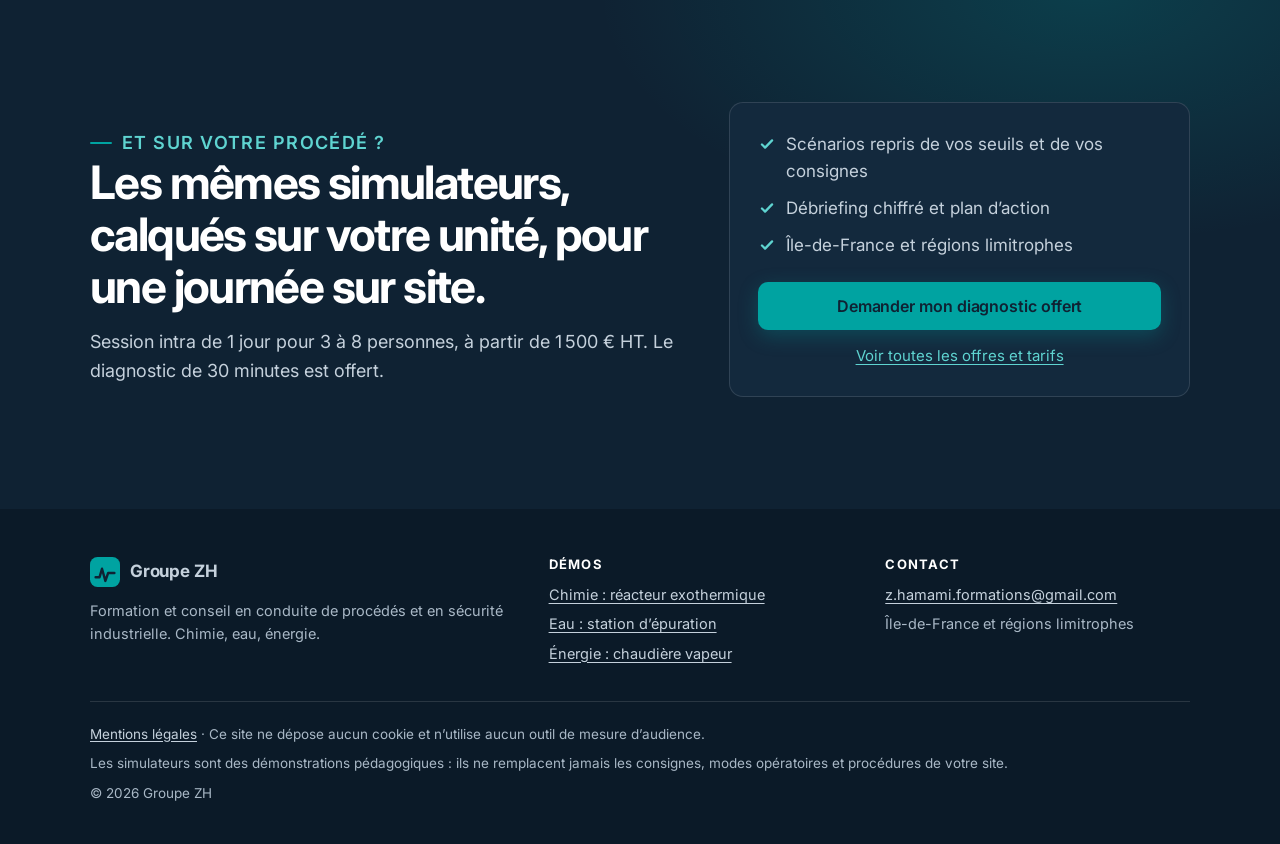
<file: simulateurs.html>
<!doctype html>
<html lang="fr">
<head>
<meta charset="utf-8">
<meta name="viewport" content="width=device-width, initial-scale=1">
<title>Simulateurs de procédé jouables en ligne (chimie, eau, énergie) · Groupe ZH</title>
<meta name="description" content="Trois simulateurs de procédé à jouer dans le navigateur en 3 à 5 minutes : réacteur exothermique, station d’épuration, chaudière vapeur. Briefing, incident, débriefing noté sur 100.">
<meta name="author" content="Groupe ZH">
<meta name="theme-color" content="#0f2233">
<link rel="canonical" href="https://zineddinehamami-byte.github.io/groupe-zh/simulateurs.html">
<meta property="og:url" content="https://zineddinehamami-byte.github.io/groupe-zh/simulateurs.html">
<meta property="og:type" content="website">
<meta property="og:locale" content="fr_FR">
<meta property="og:site_name" content="Groupe ZH">
<meta property="og:title" content="Trois simulateurs de procédé à jouer en 3 minutes">
<meta property="og:description" content="Réacteur exothermique, station d’épuration, chaudière vapeur : gérez l’incident, puis lisez votre débriefing noté sur 100.">
<meta property="og:image" content="https://zineddinehamami-byte.github.io/groupe-zh/og-image.png">
<meta property="og:image:type" content="image/png">
<meta property="og:image:width" content="1200">
<meta property="og:image:height" content="630">
<meta property="og:image:alt" content="Groupe ZH : synoptique de réacteur et courbe de température qui revient à la consigne.">
<meta name="twitter:card" content="summary_large_image">
<link rel="icon" href="assets/favicon.svg" type="image/svg+xml">
<link rel="stylesheet" href="assets/site.css">
<script type="application/ld+json">
{
  "@context": "https://schema.org",
  "@type": "ItemList",
  "name": "Simulateurs de procédé Groupe ZH",
  "itemListElement": [
    { "@type": "ListItem", "position": 1, "name": "Réacteur semi-batch exothermique (chimie)", "url": "https://zineddinehamami-byte.github.io/groupe-zh/demo.html" },
    { "@type": "ListItem", "position": 2, "name": "Station d'épuration à boues activées (eau)", "url": "https://zineddinehamami-byte.github.io/groupe-zh/demo-eau.html" },
    { "@type": "ListItem", "position": 3, "name": "Chaudière vapeur : niveau du ballon (énergie)", "url": "https://zineddinehamami-byte.github.io/groupe-zh/demo-energie.html" }
  ],
  "provider": { "@type": "Organization", "name": "Groupe ZH", "email": "z.hamami.formations@gmail.com" }
}
</script>
</head>
<body>
<a class="skip" href="#contenu">Aller au contenu</a>

<header class="site-header">
  <div class="wrap">
    <a class="brand" href="index.html" data-keep-src aria-label="Groupe ZH, accueil">
      <svg viewBox="0 0 32 32" aria-hidden="true"><rect width="32" height="32" rx="8" fill="#00a3a1"/><path d="M6 21.5h4.2l2.6-9 3.6 13 3-8.5h6.6" fill="none" stroke="#0f2233" stroke-width="2.6" stroke-linecap="round" stroke-linejoin="round"/></svg>
      Groupe ZH <small>Procédés &amp; sécurité</small>
    </a>
    <nav class="nav" aria-label="Navigation principale">
      <a href="simulateurs.html" data-keep-src aria-current="page">Simulateurs</a>
      <a href="index.html#offres" data-keep-src>Offres</a>
      <a href="index.html#deroule" data-keep-src>Déroulé</a>
      <a href="index.html#faq" data-keep-src>FAQ</a>
    </nav>
    <a class="btn btn-primary btn-sm" href="mailto:z.hamami.formations@gmail.com?subject=Diagnostic%20offert" data-mailto>Diagnostic offert</a>
  </div>
</header>

<p class="notice">Démo pédagogique : les simulateurs ne remplacent pas les consignes de votre site.</p>

<main id="contenu">
<section class="page-hero" aria-labelledby="titre">
  <div class="wrap">
    <p class="eyebrow">Simulateurs</p>
    <h1 id="titre">Trois procédés, trois incidents. À vous de garder la main.</h1>
    <p class="lead">Chaque démo se joue en 3 à 5 minutes dans le navigateur, sans compte ni installation. C’est l’extrait d’une journée de session : la même mécanique, le même débriefing.</p>
    <ol class="how">
      <li><b>1 · Briefing</b><span>Votre rôle, l’objectif, trois scénarios de difficulté croissante.</span></li>
      <li><b>2 · Incident</b><span>Temps accéléré ×10, incident injecté à un instant imprévisible.</span></li>
      <li><b>3 · Débriefing</b><span>Score sur 100 : sécurité 50 %, production 30 %, réactivité 20 %.</span></li>
      <li><b>4 · Mode formateur</b><span>Touche F : injecter une panne, geler, annoter, rejouer.</span></li>
    </ol>
  </div>
</section>

<section class="section" aria-label="Les trois simulateurs">
  <div class="wrap">

    <article class="sim" aria-labelledby="sim-chimie">
      <div class="visual">
        <svg viewBox="0 0 320 150" aria-hidden="true" font-family="Inter, system-ui, sans-serif">
          <rect width="320" height="150" fill="#d9dbdc"/>
          <path d="M58 46V112Q58 128 92 128Q126 128 126 112V46" fill="none" stroke="#5f666d" stroke-width="2"/>
          <path d="M64 40Q64 30 92 30Q120 30 120 40V108Q120 122 92 122Q64 122 64 108Z" fill="#c4c8cb" stroke="#1d2329" stroke-width="1.6"/>
          <path d="M65 68H119V108Q119 121 92 121Q65 121 65 108Z" fill="#aeb3b7"/>
          <line x1="92" y1="16" x2="92" y2="104" stroke="#1d2329" stroke-width="1.6"/>
          <g class="impeller"><rect x="78" y="100" width="28" height="4" rx="1" fill="#1d2329"/></g>
          <path d="M126 112H160" stroke="#5f666d" stroke-width="2.4"/><path class="flow" d="M126 112H160" stroke="#1d2329" stroke-width="1.2" opacity=".55"/>
          <rect x="172" y="22" width="130" height="106" rx="4" fill="#e6e7e8" stroke="#b6babd"/>
          <line x1="180" y1="56" x2="294" y2="56" stroke="#8a9096" stroke-dasharray="4 3"/>
          <line x1="180" y1="86" x2="294" y2="86" stroke="#2f6fdf" stroke-width="1.4"/>
          <polyline points="180,86 200,86 214,80 226,64 236,52 246,50 256,62 266,78 278,86 294,86" fill="none" stroke="#1d2329" stroke-width="2" stroke-linejoin="round"/>
          <circle cx="241" cy="50" r="4" fill="#d0021b"/>
          <text x="180" y="40" font-size="10" font-weight="700" fill="#1d2329">TI-101</text>
        </svg>
      </div>
      <div class="content">
        <span class="tag">Chimie</span>
        <h2 id="sim-chimie">Réacteur semi-batch exothermique</h2>
        <p class="pitch">Vous conduisez la coulée d’un réactif dans un réacteur refroidi par double enveloppe. La réaction dégage de la chaleur : si le refroidissement ne suit plus, la température s’emballe.</p>
        <h3>Scénarios</h3>
        <ol class="scenarios">
          <li><span><b>Perte partielle de l’eau de refroidissement.</b> La température monte : réagir avant l’alarme très haute.</span></li>
          <li><span><b>Agitateur qui décroche.</b> Le réactif s’accumule sans réagir : ne pas relancer à l’aveugle.</span></li>
          <li><span><b>Dérive d’une sonde de température.</b> Deux mesures divergent : laquelle croire ?</span></li>
          <li><span><b>Quart mystère.</b> Une panne tirée au sort, à un instant inconnu.</span></li>
        </ol>
        <h3>Compétences travaillées</h3>
        <ul class="skills"><li>Lire une tendance</li><li>Couper une alimentation</li><li>Accumulation de réactif</li><li>Valider une mesure</li><li>Bilan thermique</li></ul>
        <div class="foot">
          <a class="btn btn-dark" href="demo.html" data-keep-src>Lancer la démo chimie</a>
          <span class="meta"><span>3 à 5 min</span><span>Ordinateur ou mobile</span></span>
        </div>
      </div>
    </article>

    <article class="sim" aria-labelledby="sim-eau">
      <div class="visual">
        <svg viewBox="0 0 320 150" aria-hidden="true" font-family="Inter, system-ui, sans-serif">
          <rect width="320" height="150" fill="#d9dbdc"/>
          <path d="M14 70H44" stroke="#5f666d" stroke-width="2.4"/><path class="flow" d="M14 70H44" stroke="#1d2329" stroke-width="1.2" opacity=".55"/>
          <rect x="44" y="48" width="92" height="62" fill="#c4c8cb" stroke="#1d2329" stroke-width="1.6"/>
          <rect x="45" y="60" width="90" height="49" fill="#aeb3b7"/>
          <g fill="#8a9096"><circle cx="62" cy="96" r="2.4"/><circle cx="74" cy="88" r="2"/><circle cx="88" cy="98" r="2.4"/><circle cx="102" cy="86" r="2"/><circle cx="116" cy="95" r="2.4"/></g>
          <path d="M136 70H166" stroke="#5f666d" stroke-width="2.4"/><path class="flow" d="M136 70H166" stroke="#1d2329" stroke-width="1.2" opacity=".55"/>
          <path d="M166 50H262L238 112H190Z" fill="#c4c8cb" stroke="#1d2329" stroke-width="1.6"/>
          <path d="M262 62H306" stroke="#5f666d" stroke-width="2.4"/><path class="flow" d="M262 62H306" stroke="#1d2329" stroke-width="1.2" opacity=".55"/>
          <circle cx="214" cy="26" r="11" fill="#d9dbdc" stroke="#1d2329" stroke-width="1.4"/>
          <text x="214" y="29.5" font-size="9" font-weight="700" fill="#1d2329" text-anchor="middle">P</text>
          <line x1="214" y1="37" x2="214" y2="50" stroke="#1d2329" stroke-width="1.4"/>
          <rect x="232" y="120" width="76" height="22" rx="3" fill="#f5a623"/>
          <text x="270" y="135" font-size="10.5" font-weight="700" fill="#1d2329" text-anchor="middle" font-family="ui-monospace, Menlo, monospace">0,6 mg/L</text>
          <text x="44" y="40" font-size="10" font-weight="700" fill="#1d2329">AÉRATION</text>
          <text x="20" y="135" font-size="10" fill="#4a5259">O₂ dissous</text>
        </svg>
      </div>
      <div class="content">
        <span class="tag">Eau</span>
        <h2 id="sim-eau">Station d’épuration à boues activées</h2>
        <p class="pitch">Vous conduisez une station de 30 000 équivalents-habitants. Le débit varie, l’aération faiblit : il faut tenir l’oxygène, les boues et la qualité du rejet.</p>
        <h3>Scénarios</h3>
        <ol class="scenarios">
          <li><span><b>Orage : débit ×3.</b> Le débit d’entrée triple pendant plusieurs heures : gardez vos boues dans le clarificateur.</span></li>
          <li><span><b>Panne d’un surpresseur.</b> L’oxygène chute et la nitrification se dégrade : rétablir l’aération.</span></li>
          <li><span><b>Mystère.</b> Une panne tirée au sort, sans alarme évidente : à vous de mener l’enquête.</span></li>
        </ol>
        <h3>Compétences travaillées</h3>
        <ul class="skills"><li>Piloter l’aération</li><li>Gérer un débit d’orage</li><li>Lire le voile de boues</li><li>Croiser les mesures</li><li>Diagnostiquer une panne</li></ul>
        <div class="foot">
          <a class="btn btn-dark" href="demo-eau.html" data-keep-src>Lancer la démo eau</a>
          <span class="meta"><span>3 à 5 min</span><span>Ordinateur ou mobile</span></span>
        </div>
      </div>
    </article>

    <article class="sim" aria-labelledby="sim-energie">
      <div class="visual">
        <svg viewBox="0 0 320 150" aria-hidden="true" font-family="Inter, system-ui, sans-serif">
          <rect width="320" height="150" fill="#d9dbdc"/>
          <rect x="70" y="20" width="140" height="44" rx="22" fill="#c4c8cb" stroke="#1d2329" stroke-width="1.6"/>
          <path d="M71 44H209V48Q209 63 188 63H92Q71 63 71 48Z" fill="#aeb3b7"/>
          <line x1="72" y1="44" x2="208" y2="44" stroke="#1d2329" stroke-width="1.2"/>
          <rect x="84" y="76" width="112" height="60" fill="#c4c8cb" stroke="#1d2329" stroke-width="1.6"/>
          <line x1="104" y1="64" x2="104" y2="76" stroke="#1d2329" stroke-width="1.6"/><line x1="176" y1="64" x2="176" y2="76" stroke="#1d2329" stroke-width="1.6"/>
          <path d="M128 128Q140 106 140 96Q146 110 152 128Z" fill="#8a9096"/>
          <path d="M210 32H306" stroke="#5f666d" stroke-width="2.4"/><path class="flow" d="M210 32H306" stroke="#1d2329" stroke-width="1.2" opacity=".55"/>
          <path d="M14 52H70" stroke="#5f666d" stroke-width="2.4"/><path class="flow" d="M14 52H70" stroke="#1d2329" stroke-width="1.2" opacity=".55"/>
          <rect x="228" y="62" width="80" height="22" rx="3" fill="#f2f3f3" stroke="#8a9096"/>
          <text x="234" y="77" font-size="9.5" fill="#4a5259">LIC</text>
          <text x="302" y="77" font-size="11" font-weight="700" fill="#1d2329" text-anchor="end" font-family="ui-monospace, Menlo, monospace">+12 mm</text>
          <text x="220" y="24" font-size="10" fill="#4a5259">VAPEUR</text>
          <text x="16" y="44" font-size="10" fill="#4a5259">EAU ALIM.</text>
        </svg>
      </div>
      <div class="content">
        <span class="tag">Énergie</span>
        <h2 id="sim-energie">Chaudière vapeur : niveau du ballon</h2>
        <p class="pitch">Vous tenez le niveau du ballon pendant que l’usine appelle de la vapeur. Un appel brutal fait d’abord gonfler le niveau : le réflexe intuitif est le mauvais.</p>
        <h3>Scénarios</h3>
        <ol class="scenarios">
          <li><span><b>Appel de vapeur brutal.</b> La demande bondit de 40 % : le niveau gonfle d’abord, gardez le bon réflexe.</span></li>
          <li><span><b>Pompe alimentaire qui déclenche.</b> Démarrez le secours avant le niveau très bas.</span></li>
          <li><span><b>Mystère.</b> Une panne cachée tirée au sort : une mesure ou une vanne vous ment.</span></li>
        </ol>
        <h3>Compétences travaillées</h3>
        <ul class="skills"><li>Régulation de niveau</li><li>Effet de gonflement</li><li>Mode AUTO / MAN</li><li>Pompe de secours</li><li>Détecter une mesure figée</li></ul>
        <div class="foot">
          <a class="btn btn-dark" href="demo-energie.html" data-keep-src>Lancer la démo énergie</a>
          <span class="meta"><span>3 à 5 min</span><span>Ordinateur ou mobile</span></span>
        </div>
      </div>
    </article>

  </div>
</section>

<section class="cta" aria-labelledby="t-cta">
  <div class="wrap">
    <div>
      <p class="eyebrow">Et sur votre procédé ?</p>
      <h2 id="t-cta">Les mêmes simulateurs, calqués sur votre unité, pour une journée sur site.</h2>
      <p>Session intra de 1 jour pour 3 à 8 personnes, à partir de 1 500 € HT. Le diagnostic de 30 minutes est offert.</p>
    </div>
    <div class="box">
      <ul>
        <li><svg viewBox="0 0 16 16" aria-hidden="true"><path d="M3.5 8.4l2.8 2.8 6.2-6.4" fill="none" stroke="currentColor" stroke-width="2" stroke-linecap="round" stroke-linejoin="round"/></svg>Scénarios repris de vos seuils et de vos consignes</li>
        <li><svg viewBox="0 0 16 16" aria-hidden="true"><path d="M3.5 8.4l2.8 2.8 6.2-6.4" fill="none" stroke="currentColor" stroke-width="2" stroke-linecap="round" stroke-linejoin="round"/></svg>Débriefing chiffré et plan d’action</li>
        <li><svg viewBox="0 0 16 16" aria-hidden="true"><path d="M3.5 8.4l2.8 2.8 6.2-6.4" fill="none" stroke="currentColor" stroke-width="2" stroke-linecap="round" stroke-linejoin="round"/></svg>Île-de-France et régions limitrophes</li>
      </ul>
      <a class="btn btn-primary" href="mailto:z.hamami.formations@gmail.com?subject=Diagnostic%20offert" data-mailto>Demander mon diagnostic offert</a>
      <p class="mail"><a href="index.html#offres" data-keep-src>Voir toutes les offres et tarifs</a></p>
    </div>
  </div>
</section>
</main>

<footer class="site-footer">
  <div class="wrap">
    <div class="cols">
      <div>
        <a class="brand" href="index.html" data-keep-src>
          <svg viewBox="0 0 32 32" aria-hidden="true"><rect width="32" height="32" rx="8" fill="#00a3a1"/><path d="M6 21.5h4.2l2.6-9 3.6 13 3-8.5h6.6" fill="none" stroke="#0f2233" stroke-width="2.6" stroke-linecap="round" stroke-linejoin="round"/></svg>
          Groupe ZH
        </a>
        <p>Formation et conseil en conduite de procédés et en sécurité industrielle. Chimie, eau, énergie.</p>
      </div>
      <div>
        <h2>Démos</h2>
        <ul>
          <li><a href="demo.html" data-keep-src>Chimie : réacteur exothermique</a></li>
          <li><a href="demo-eau.html" data-keep-src>Eau : station d’épuration</a></li>
          <li><a href="demo-energie.html" data-keep-src>Énergie : chaudière vapeur</a></li>
        </ul>
      </div>
      <div>
        <h2>Contact</h2>
        <ul>
          <li><a href="mailto:z.hamami.formations@gmail.com?subject=Diagnostic%20offert" data-mailto>z.hamami.formations@gmail.com</a></li>
          <li>Île-de-France et régions limitrophes</li>
        </ul>
      </div>
    </div>
    <div class="legal">
      <p><a href="mentions-legales.html">Mentions légales</a> · Ce site ne dépose aucun cookie et n’utilise aucun outil de mesure d’audience.</p>
      <p>Les simulateurs sont des démonstrations pédagogiques : ils ne remplacent jamais les consignes, modes opératoires et procédures de votre site.</p>
      <p>© 2026 Groupe ZH</p>
    </div>
  </div>
</footer>

<script src="assets/site.js" defer></script>
</body>
</html>
</file>
<file: assets/site.css>
/* Police Inter (SIL Open Font License), servie localement : aucun appel à un service tiers. */
@font-face { font-family: "Inter"; font-style: normal; font-weight: 100 900; font-display: swap; src: url("fonts/inter-latin.woff2") format("woff2"); }

/* =========================================================================
   Groupe ZH — feuille de style du site vitrine (index.html, simulateurs.html)
   Aucune dépendance réseau : Inter si installée, sinon police système.
   Contrastes vérifiés (WCAG 2.1 AA) — voir le commentaire de chaque jeton.
   ========================================================================= */

:root {
  /* Marque */
  --navy: #0f2233;          /* fond sombre principal */
  --navy-2: #13293d;        /* surfaces sur fond sombre */
  --navy-3: #0b1a28;        /* pied de page */
  --teal: #00a3a1;          /* accent : fonds de bouton, filets (texte navy dessus : 5,2:1) */
  --teal-ink: #007a78;      /* sarcelle pour texte sur blanc : 5,2:1 */
  --teal-light: #5fd4d1;    /* sarcelle pour texte sur navy : 9,1:1 */

  /* Texte et surfaces claires */
  --ink: #0f2233;           /* titres sur clair : 16:1 */
  --body: #3d4b57;          /* texte courant sur blanc : 9:1 */
  --muted: #56646f;         /* texte secondaire sur blanc 6,1:1, sur --soft 5,6:1 */
  --line: #e2e7eb;
  --soft: #f4f6f8;
  --white: #ffffff;

  /* Texte sur fond sombre */
  --on-dark: #ffffff;
  --on-dark-2: #c5d1dc;     /* 10,4:1 sur navy */
  --on-dark-3: #a9b8c6;     /* 8:1 sur navy */
  --line-dark: rgba(255, 255, 255, .12);

  /* Synoptique ISA-101 (jetons du cahier des charges) */
  --hmi-bg: #d9dbdc;
  --hmi-eq: #8a9096;
  --hmi-line: #5f666d;
  --hmi-text: #1d2329;      /* 11,4:1 sur gris procédé */
  --hmi-label: #4a5259;     /* 5,7:1 sur gris procédé */
  --hmi-alarm: #d0021b;     /* texte blanc dessus : 5,7:1 */
  --hmi-warn: #f5a623;
  --hmi-info: #2f6fdf;

  --font: "Inter", "InterVariable", system-ui, -apple-system, "Segoe UI", Roboto, "Helvetica Neue", Arial, sans-serif;
  --mono: "JetBrains Mono", ui-monospace, "SF Mono", Menlo, Consolas, monospace;

  --radius: 14px;
  --radius-sm: 9px;
  --shadow: 0 1px 2px rgba(15, 34, 51, .06), 0 8px 24px rgba(15, 34, 51, .07);
  --shadow-lg: 0 2px 4px rgba(15, 34, 51, .08), 0 24px 60px rgba(15, 34, 51, .16);
  --wrap: 1180px;
  --gutter: clamp(16px, 4vw, 40px);
}

*, *::before, *::after { box-sizing: border-box; }
html { -webkit-text-size-adjust: 100%; scroll-behavior: smooth; scroll-padding-top: 80px; }
@media (prefers-reduced-motion: reduce) { html { scroll-behavior: auto; } }
body {
  margin: 0;
  font-family: var(--font);
  font-size: 1.0625rem;
  line-height: 1.6;
  color: var(--body);
  background: var(--white);
  font-feature-settings: "cv11", "ss01", "tnum" 0;
  -webkit-font-smoothing: antialiased;
  text-rendering: optimizeLegibility;
  overflow-x: hidden;
}
img, svg { max-width: 100%; display: block; }
a { color: var(--teal-ink); text-underline-offset: .18em; }
a:hover { text-decoration-thickness: 2px; }
h1, h2, h3, h4 { color: var(--ink); line-height: 1.12; letter-spacing: -.022em; margin: 0; font-weight: 700; }
p { margin: 0; }
ul, ol { margin: 0; padding: 0; }
:focus-visible { outline: 3px solid var(--teal); outline-offset: 3px; border-radius: 4px; }
.num { font-family: var(--mono); font-variant-numeric: tabular-nums; }

.sr-only { position: absolute !important; width: 1px; height: 1px; padding: 0; margin: -1px; overflow: hidden; clip: rect(0 0 0 0); white-space: nowrap; border: 0; }
.skip { position: absolute; left: 12px; top: -60px; z-index: 100; background: var(--teal); color: var(--navy); font-weight: 700; padding: 10px 16px; border-radius: 8px; text-decoration: none; }
.skip:focus { top: 12px; }

.wrap { width: 100%; max-width: var(--wrap); margin: 0 auto; padding: 0 var(--gutter); }

/* ---------- Boutons ---------- */
.btn {
  display: inline-flex; align-items: center; justify-content: center; gap: .55em;
  min-height: 48px; padding: 0 22px; border-radius: 10px;
  font: 600 1rem/1 var(--font); letter-spacing: -.005em; text-decoration: none;
  border: 1px solid transparent; cursor: pointer; white-space: nowrap;
  transition: transform .15s ease, background-color .15s ease, border-color .15s ease, box-shadow .15s ease;
}
.btn:hover { transform: translateY(-1px); text-decoration: none; }
.btn svg { width: 18px; height: 18px; flex: none; }
.btn-primary { background: var(--teal); color: var(--navy); box-shadow: 0 6px 20px rgba(0, 163, 161, .28); }
.btn-primary:hover { background: #12b3b1; }
.btn-ghost { background: rgba(255, 255, 255, .06); color: var(--on-dark); border-color: rgba(255, 255, 255, .22); }
.btn-ghost:hover { background: rgba(255, 255, 255, .12); border-color: rgba(255, 255, 255, .4); }
.btn-dark { background: var(--navy); color: #fff; }
.btn-dark:hover { background: #18324a; }
.btn-line { background: #fff; color: var(--ink); border-color: #cfd7de; }
.btn-line:hover { border-color: var(--ink); }
.btn-sm { min-height: 40px; padding: 0 16px; font-size: .9375rem; border-radius: 9px; }

/* ---------- En-tête ---------- */
.site-header {
  position: sticky; top: 0; z-index: 50;
  background: rgba(15, 34, 51, .97);
  -webkit-backdrop-filter: saturate(160%) blur(14px); backdrop-filter: saturate(160%) blur(14px);
  border-bottom: 1px solid var(--line-dark);
}
.site-header .wrap { display: flex; align-items: center; gap: 28px; height: 68px; }
.brand { display: inline-flex; align-items: center; gap: 10px; color: #fff; text-decoration: none; font-weight: 700; font-size: 1.0625rem; letter-spacing: -.01em; }
.brand svg { width: 30px; height: 30px; }
.brand small { font-weight: 500; color: var(--on-dark-3); font-size: .8125rem; letter-spacing: 0; margin-left: 2px; }
.nav { display: flex; gap: 26px; margin-left: auto; }
.nav a { color: var(--on-dark-2); text-decoration: none; font-size: .9375rem; font-weight: 500; }
.nav a:hover, .nav a[aria-current="page"] { color: #fff; }
.site-header .btn { margin-left: 4px; }
@media (max-width: 880px) {
  .nav { display: none; }
  .site-header .btn { margin-left: auto; }
  .brand small { display: none; }
}

/* ---------- Héros ---------- */
.hero {
  position: relative; overflow: hidden;
  background:
    radial-gradient(900px 480px at 78% 30%, rgba(0, 163, 161, .18), transparent 65%),
    radial-gradient(700px 400px at 0% 100%, rgba(47, 111, 223, .10), transparent 70%),
    var(--navy);
  color: var(--on-dark-2);
  padding: clamp(48px, 8vw, 104px) 0 clamp(56px, 8vw, 112px);
}
.hero::before { /* trame discrète type papier millimétré */
  content: ""; position: absolute; inset: 0; pointer-events: none;
  background-image: linear-gradient(rgba(255,255,255,.035) 1px, transparent 1px), linear-gradient(90deg, rgba(255,255,255,.035) 1px, transparent 1px);
  background-size: 48px 48px;
  -webkit-mask-image: linear-gradient(180deg, #000 0%, transparent 90%); mask-image: linear-gradient(180deg, #000 0%, transparent 90%);
}
.hero .wrap { position: relative; display: grid; grid-template-columns: minmax(0, 1fr) minmax(0, 1.08fr); gap: clamp(32px, 5vw, 72px); align-items: center; }
.eyebrow {
  display: inline-flex; align-items: center; gap: 10px;
  font-size: .8125rem; font-weight: 600; letter-spacing: .08em; text-transform: uppercase; color: var(--teal-light);
}
.eyebrow::before { content: ""; width: 22px; height: 2px; background: var(--teal); border-radius: 2px; }
.hero h1 { color: #fff; font-size: clamp(2.1rem, 4.2vw, 3.3rem); letter-spacing: -.035em; line-height: 1.04; margin: 18px 0 22px; font-weight: 750; }
.hero h1 em { font-style: normal; color: var(--teal-light); }
.hero .lead { font-size: clamp(1.0625rem, 1.4vw, 1.1875rem); color: var(--on-dark-2); max-width: 34em; }
.hero .actions { display: flex; flex-wrap: wrap; gap: 12px; margin-top: 32px; }
.hero .proof { display: flex; flex-wrap: wrap; gap: 8px 22px; margin-top: 30px; list-style: none; font-size: .9063rem; color: var(--on-dark-3); }
.hero .proof li { display: inline-flex; align-items: center; gap: 8px; }
.hero .proof svg { width: 16px; height: 16px; color: var(--teal-light); flex: none; }
@media (max-width: 960px) {
  .hero .wrap { grid-template-columns: 1fr; }
}
@media (max-width: 480px) {
  .hero .actions .btn { width: 100%; }
}

/* Fenêtre « poste de conduite » qui contient le synoptique */
.console {
  background: #1b2a38; border-radius: 16px; padding: 0;
  box-shadow: 0 0 0 1px rgba(255,255,255,.08), 0 30px 80px rgba(0,0,0,.45), 0 0 120px rgba(0,163,161,.10);
  overflow: hidden;
}
.console-bar {
  display: flex; align-items: center; gap: 12px; height: 40px; padding: 0 14px;
  background: #0f2233; border-bottom: 1px solid rgba(255,255,255,.08);
  font-size: .78rem; color: var(--on-dark-3); font-weight: 500;
}
.console-bar .dots { display: flex; gap: 6px; }
.console-bar .dots i { width: 9px; height: 9px; border-radius: 50%; background: rgba(255,255,255,.18); }
.console-bar .title { color: #fff; font-weight: 600; letter-spacing: .01em; white-space: nowrap; overflow: hidden; text-overflow: ellipsis; min-width: 0; }
.console-bar .dots, .console-bar .speed, .console-bar .clock { flex: none; }
.console-bar .clock { margin-left: auto; font-family: var(--mono); font-variant-numeric: tabular-nums; color: var(--on-dark-2); }
.console-bar .speed { font-family: var(--mono); border: 1px solid rgba(255,255,255,.18); border-radius: 5px; padding: 1px 6px; color: var(--on-dark-2); }
.console svg.synoptic { width: 100%; height: auto; background: var(--hmi-bg); }
.console-foot { display: flex; justify-content: space-between; gap: 12px; padding: 9px 14px; font-size: .75rem; color: var(--on-dark-3); background: #0f2233; }

/* Éléments animés du synoptique */
.flow { stroke-dasharray: 6 8; animation: flow 1.1s linear infinite; }
.flow.fast { animation-duration: .45s; }
@keyframes flow { to { stroke-dashoffset: -14; } }
.impeller { transform-box: fill-box; transform-origin: center; animation: spin 1.2s linear infinite; }
@keyframes spin { 0% { transform: scaleX(1); } 25% { transform: scaleX(.1); } 50% { transform: scaleX(-1); } 75% { transform: scaleX(-.1); } 100% { transform: scaleX(1); } }
.blink { animation: blink 1s steps(2, start) infinite; }
@keyframes blink { 50% { opacity: .25; } }
@media (prefers-reduced-motion: reduce) {
  .flow, .impeller, .blink { animation: none !important; }
}

/* ---------- Sections ---------- */
.section { padding: clamp(64px, 9vw, 120px) 0; }
.section.soft { background: var(--soft); }
.section.tight { padding-top: clamp(40px, 6vw, 72px); }
.section-head { max-width: 760px; margin-bottom: clamp(32px, 5vw, 56px); }
.section-head .kicker { font-size: .8125rem; font-weight: 700; letter-spacing: .1em; text-transform: uppercase; color: var(--teal-ink); }
.section-head h2 { font-size: clamp(1.75rem, 3.2vw, 2.625rem); margin: 12px 0 14px; letter-spacing: -.03em; }
.section-head p { font-size: 1.125rem; color: var(--muted); }
.center { text-align: center; margin-left: auto; margin-right: auto; }

/* ---------- Démos ---------- */
.demos { display: grid; grid-template-columns: repeat(3, minmax(0, 1fr)); gap: 20px; }
.demo-card {
  position: relative; display: flex; flex-direction: column;
  background: #fff; border: 1px solid var(--line); border-radius: var(--radius);
  overflow: hidden; box-shadow: var(--shadow); transition: transform .2s ease, box-shadow .2s ease, border-color .2s ease;
}
.demo-card:hover { transform: translateY(-3px); box-shadow: var(--shadow-lg); border-color: #cdd6dd; }
.demo-card .preview { background: var(--hmi-bg); border-bottom: 1px solid var(--line); }
.demo-card .preview svg { width: 100%; height: auto; }
.demo-card .body { padding: 22px 22px 24px; display: flex; flex-direction: column; gap: 10px; flex: 1; }
.tag { display: inline-flex; align-items: center; gap: 7px; font-size: .75rem; font-weight: 700; letter-spacing: .08em; text-transform: uppercase; color: var(--muted); }
.tag::before { content: ""; width: 8px; height: 8px; border-radius: 2px; background: var(--teal); }
.demo-card h3 { font-size: 1.25rem; }
.demo-card p { color: var(--muted); font-size: .98rem; }
.demo-card .go { margin-top: auto; padding-top: 8px; font-weight: 600; color: var(--teal-ink); text-decoration: none; display: inline-flex; align-items: center; gap: 6px; }
.demo-card .go::after { content: ""; position: absolute; inset: 0; } /* carte entièrement cliquable */
.demo-card .go svg { width: 16px; height: 16px; transition: transform .2s ease; }
.demo-card:hover .go svg { transform: translateX(3px); }
.meta { display: flex; flex-wrap: wrap; gap: 6px 16px; font-size: .875rem; color: var(--muted); }
.meta span { display: inline-flex; align-items: center; gap: 6px; }
.meta svg { width: 15px; height: 15px; }
@media (max-width: 900px) { .demos { grid-template-columns: 1fr; } }

/* ---------- Le chaînon manquant ---------- */
.gap-grid { display: grid; grid-template-columns: 1fr 1.18fr 1fr; gap: 18px; align-items: stretch; }
.gap-col { border: 1px solid var(--line); border-radius: var(--radius); padding: 28px 26px; background: #fff; display: flex; flex-direction: column; }
.gap-col h3 { font-size: 1.125rem; }
.gap-col .price { font-size: clamp(1.6rem, 2.6vw, 2.1rem); font-weight: 750; color: var(--ink); letter-spacing: -.03em; margin: 14px 0 2px; line-height: 1.1; }
.gap-col .price sup { font-size: .5em; font-weight: 600; color: var(--teal-ink); margin-left: 2px; }
.gap-col .price-note { font-size: .875rem; color: var(--muted); }
.gap-col dl { margin: 20px 0 0; display: grid; gap: 12px; }
.gap-col dt { font-size: .75rem; font-weight: 700; letter-spacing: .08em; text-transform: uppercase; color: var(--muted); }
.gap-col dd { margin: 2px 0 0; color: var(--body); font-size: .98rem; }
.gap-col.side { background: var(--soft); border-color: transparent; }
.gap-col.zh {
  background: var(--navy); border-color: var(--navy); color: var(--on-dark-2);
  box-shadow: var(--shadow-lg); position: relative;
}
.gap-col.zh::before { content: ""; position: absolute; inset: 0 0 auto 0; height: 3px; background: var(--teal); border-radius: var(--radius) var(--radius) 0 0; }
.gap-col.zh h3, .gap-col.zh .price { color: #fff; }
.gap-col.zh .price sup { color: var(--teal-light); }
.gap-col.zh .price-note, .gap-col.zh dt { color: var(--on-dark-3); }
.gap-col.zh dd { color: var(--on-dark-2); }
.gap-col.zh .btn { margin-top: 24px; align-self: flex-start; }
.gap-label { font-size: .75rem; font-weight: 700; letter-spacing: .08em; text-transform: uppercase; color: var(--muted); margin-bottom: 8px; }
.gap-col.zh .gap-label { color: var(--teal-light); }
.sources { margin-top: 22px; font-size: .8125rem; color: var(--muted); display: grid; gap: 4px; }
.sources a { color: var(--muted); }
@media (max-width: 960px) {
  .gap-grid { grid-template-columns: 1fr; }
  .gap-col.zh { order: -1; }
}

/* ---------- Offres ---------- */
.offers { display: grid; grid-template-columns: repeat(6, minmax(0, 1fr)); gap: 18px; }
.offer { grid-column: span 2; background: #fff; border: 1px solid var(--line); border-radius: var(--radius); padding: 28px 26px; display: flex; flex-direction: column; gap: 12px; }
.offer.wide { grid-column: span 3; }
.offer.featured { border-color: var(--teal); box-shadow: 0 0 0 1px var(--teal), var(--shadow); }
.offer h3 { font-size: 1.1875rem; }
.offer .who { font-size: .9375rem; color: var(--muted); }
.offer .amount { display: flex; align-items: baseline; gap: 8px; flex-wrap: wrap; margin-top: 2px; }
.offer .amount .from { font-size: .8125rem; color: var(--muted); font-weight: 600; }
.offer .amount strong { font-size: 1.75rem; color: var(--ink); letter-spacing: -.03em; font-weight: 750; }
.offer .amount .unit { font-size: .875rem; color: var(--muted); }
.offer ul { list-style: none; display: grid; gap: 8px; margin-top: 4px; }
.offer li { position: relative; padding-left: 26px; font-size: .97rem; }
.offer li::before {
  content: ""; position: absolute; left: 0; top: .32em; width: 16px; height: 16px; border-radius: 50%;
  background: rgba(0, 163, 161, .14) url("data:image/svg+xml,%3Csvg xmlns='http://www.w3.org/2000/svg' viewBox='0 0 16 16'%3E%3Cpath d='M4.5 8.2l2.2 2.2 4.8-4.8' fill='none' stroke='%23007a78' stroke-width='1.8' stroke-linecap='round' stroke-linejoin='round'/%3E%3C/svg%3E") center/16px no-repeat;
}
.badge { align-self: flex-start; font-size: .75rem; font-weight: 700; letter-spacing: .04em; color: var(--navy); background: var(--teal); padding: 4px 10px; border-radius: 999px; }
.badge.soft { background: rgba(0, 163, 161, .12); color: var(--teal-ink); }
.offer .btn { margin-top: auto; align-self: flex-start; }
.offer.free { background: var(--navy); border-color: var(--navy); color: var(--on-dark-2); }
.offer.free h3, .offer.free .amount strong { color: #fff; }
.offer.free .who, .offer.free .amount .unit { color: var(--on-dark-3); }
.fine { font-size: .8125rem; color: var(--muted); margin-top: 20px; }
@media (max-width: 1000px) {
  .offers { grid-template-columns: 1fr 1fr; }
  .offer, .offer.wide { grid-column: span 1; }
  .offer.free { grid-column: 1 / -1; }
}
@media (max-width: 640px) { .offers { grid-template-columns: 1fr; } }

/* ---------- Déroulé ---------- */
.steps { list-style: none; display: grid; grid-template-columns: repeat(4, minmax(0, 1fr)); gap: 0; counter-reset: step; position: relative; }
.step { position: relative; padding: 0 22px 0 0; }
.step .n {
  width: 44px; height: 44px; border-radius: 12px; display: grid; place-items: center;
  background: var(--navy); color: #fff; font: 700 1rem var(--mono); position: relative; z-index: 1;
}
.step:first-child .n { background: var(--teal); color: var(--navy); }
.step::before { content: ""; position: absolute; top: 22px; left: 44px; right: 0; height: 2px; background: repeating-linear-gradient(90deg, #c6d0d8 0 6px, transparent 6px 12px); }
.step:last-child::before { display: none; }
.step h3 { font-size: 1.125rem; margin: 20px 0 8px; }
.step p { font-size: .97rem; color: var(--muted); }
.step .when { display: inline-block; margin-top: 12px; font-size: .8125rem; font-weight: 600; color: var(--teal-ink); }
@media (max-width: 900px) {
  .steps { grid-template-columns: 1fr; gap: 28px; }
  .step { padding: 0 0 0 64px; }
  .step .n { position: absolute; left: 0; top: 0; }
  .step h3 { margin-top: 8px; }
  .step::before { top: 52px; bottom: -24px; left: 21px; right: auto; width: 2px; height: auto; background: repeating-linear-gradient(180deg, #c6d0d8 0 6px, transparent 6px 12px); }
}

/* ---------- Zone + formateur ---------- */
.duo { display: grid; grid-template-columns: 1fr 1fr; gap: 20px; }
.panel { border: 1px solid var(--line); border-radius: var(--radius); padding: clamp(24px, 3.4vw, 40px); background: #fff; }
.panel h2 { font-size: clamp(1.5rem, 2.4vw, 1.875rem); margin: 10px 0 14px; }
.panel .kicker { font-size: .8125rem; font-weight: 700; letter-spacing: .1em; text-transform: uppercase; color: var(--teal-ink); }
.panel p { color: var(--body); }
.panel p + p { margin-top: 12px; }
.zone-map { margin: 22px 0 6px; }
.zone-map svg { width: 100%; height: auto; }
.chips { list-style: none; display: flex; flex-wrap: wrap; gap: 8px; margin-top: 14px; }
.chips li { font-size: .875rem; font-weight: 500; padding: 6px 12px; border-radius: 999px; background: var(--soft); color: var(--ink); border: 1px solid var(--line); }
.chips li.main { background: var(--navy); color: #fff; border-color: var(--navy); }
.facts { list-style: none; display: grid; gap: 14px; margin-top: 18px; }
.facts li { display: grid; grid-template-columns: 26px 1fr; gap: 10px; align-items: start; }
.facts svg { width: 22px; height: 22px; color: var(--teal-ink); margin-top: 2px; }
.person { display: flex; align-items: center; gap: 16px; margin-top: 6px; }
.monogram { width: 56px; height: 56px; border-radius: 14px; background: var(--navy); color: #fff; display: grid; place-items: center; font-weight: 700; letter-spacing: .02em; flex: none; }
.person strong { display: block; color: var(--ink); font-size: 1.0625rem; }
.person span { font-size: .9375rem; color: var(--muted); }
@media (max-width: 900px) { .duo { grid-template-columns: 1fr; } }

/* ---------- FAQ ---------- */
.faq { max-width: 860px; margin: 0 auto; border-top: 1px solid var(--line); }
.faq details { border-bottom: 1px solid var(--line); }
.faq summary {
  list-style: none; cursor: pointer; display: flex; justify-content: space-between; align-items: center; gap: 20px;
  padding: 22px 4px; font-size: 1.125rem; font-weight: 600; color: var(--ink);
}
.faq summary::-webkit-details-marker { display: none; }
.faq summary::after {
  content: ""; flex: none; width: 28px; height: 28px; border-radius: 8px; background: var(--soft)
    url("data:image/svg+xml,%3Csvg xmlns='http://www.w3.org/2000/svg' viewBox='0 0 16 16'%3E%3Cpath d='M8 3.5v9M3.5 8h9' stroke='%230f2233' stroke-width='1.6' stroke-linecap='round'/%3E%3C/svg%3E") center/14px no-repeat;
  transition: transform .2s ease;
}
.faq details[open] summary::after { transform: rotate(45deg); }
.faq .answer { padding: 0 4px 24px; color: var(--body); max-width: 70ch; }
.faq .answer p + p { margin-top: 10px; }

/* ---------- Appel final ---------- */
.cta {
  background:
    radial-gradient(700px 360px at 85% 0%, rgba(0, 163, 161, .22), transparent 70%),
    var(--navy);
  color: var(--on-dark-2); padding: clamp(64px, 9vw, 112px) 0;
}
.cta .wrap { display: grid; grid-template-columns: 1.3fr 1fr; gap: 40px; align-items: center; }
.cta h2 { color: #fff; font-size: clamp(1.9rem, 3.6vw, 3rem); letter-spacing: -.035em; }
.cta p { margin-top: 16px; font-size: 1.125rem; max-width: 34em; }
.cta .box { background: var(--navy-2); border: 1px solid var(--line-dark); border-radius: var(--radius); padding: 28px; }
.cta .box ul { list-style: none; display: grid; gap: 10px; margin-bottom: 22px; }
.cta .box li { display: flex; gap: 10px; align-items: flex-start; }
.cta .box li svg { width: 18px; height: 18px; color: var(--teal-light); margin-top: 4px; flex: none; }
.cta .box .btn { width: 100%; }
.cta .mail { margin-top: 14px; font-size: .9375rem; color: var(--on-dark-3); text-align: center; overflow-wrap: anywhere; }
.cta .mail a { color: var(--teal-light); }
@media (max-width: 900px) { .cta .wrap { grid-template-columns: 1fr; } }

/* ---------- Pied de page ---------- */
.site-footer { background: var(--navy-3); color: var(--on-dark-3); padding: 48px 0 40px; font-size: .9063rem; }
.site-footer .cols { display: grid; grid-template-columns: 1.4fr 1fr 1fr; gap: 32px; }
.site-footer h2 { color: #fff; font-size: .8125rem; letter-spacing: .1em; text-transform: uppercase; margin-bottom: 12px; }
.site-footer ul { list-style: none; display: grid; gap: 6px; }
.site-footer a { color: var(--on-dark-2); }
.site-footer .legal { margin-top: 36px; padding-top: 22px; border-top: 1px solid var(--line-dark); display: grid; gap: 8px; font-size: .8438rem; }
.site-footer .brand { margin-bottom: 12px; }
@media (max-width: 800px) { .site-footer .cols { grid-template-columns: 1fr; } }

/* Bandeau de mention pédagogique */
.notice { background: #eef7f7; color: #0d4f4e; font-size: .875rem; text-align: center; padding: 10px 16px; border-bottom: 1px solid #d3ebea; }

/* ---------- Hub simulateurs ---------- */
.page-hero { background: radial-gradient(800px 380px at 80% 0%, rgba(0, 163, 161, .18), transparent 70%), var(--navy); color: var(--on-dark-2); padding: clamp(48px, 7vw, 88px) 0 clamp(44px, 6vw, 72px); }
.page-hero h1 { color: #fff; font-size: clamp(2rem, 4vw, 3.25rem); letter-spacing: -.035em; margin: 16px 0 16px; max-width: 18em; }
.page-hero .lead { font-size: 1.125rem; max-width: 40em; }
.how { list-style: none; display: grid; grid-template-columns: repeat(4, minmax(0, 1fr)); gap: 14px; margin-top: 36px; }
.how li { background: rgba(255,255,255,.05); border: 1px solid var(--line-dark); border-radius: 12px; padding: 16px 18px; }
.how b { display: block; color: #fff; font-size: .98rem; margin-bottom: 4px; }
.how span { font-size: .9063rem; color: var(--on-dark-3); }
@media (max-width: 900px) { .how { grid-template-columns: 1fr 1fr; } }
@media (max-width: 520px) { .how { grid-template-columns: 1fr; } }

.sim { display: grid; grid-template-columns: minmax(0, 1.05fr) minmax(0, 1fr); gap: 0; border: 1px solid var(--line); border-radius: 18px; overflow: hidden; background: #fff; box-shadow: var(--shadow); }
.sim + .sim { margin-top: 28px; }
.sim .visual { background: var(--hmi-bg); display: flex; align-items: center; justify-content: center; border-right: 1px solid var(--line); min-height: 100%; }
.sim .visual svg { width: 100%; height: auto; }
.sim .content { padding: clamp(24px, 3.4vw, 40px); display: flex; flex-direction: column; gap: 14px; }
.sim h2 { font-size: clamp(1.5rem, 2.4vw, 2rem); letter-spacing: -.03em; }
.sim .pitch { color: var(--body); font-size: 1.0313rem; }
.sim h3 { font-size: .8125rem; letter-spacing: .1em; text-transform: uppercase; color: var(--muted); margin-top: 6px; }
.scenarios { list-style: none; display: grid; gap: 8px; counter-reset: sc; }
.scenarios li { counter-increment: sc; display: grid; grid-template-columns: 30px 1fr; gap: 10px; align-items: start; font-size: .98rem; }
.scenarios li::before { content: counter(sc); width: 26px; height: 26px; border-radius: 7px; background: var(--soft); border: 1px solid var(--line); color: var(--ink); font: 700 .8125rem/24px var(--mono); text-align: center; }
.scenarios li b { color: var(--ink); }
.skills { list-style: none; display: flex; flex-wrap: wrap; gap: 8px; }
.skills li { font-size: .8438rem; font-weight: 500; padding: 5px 11px; border-radius: 999px; background: rgba(0, 163, 161, .1); color: #0d5554; }
.sim .foot { display: flex; flex-wrap: wrap; align-items: center; gap: 14px 22px; margin-top: auto; padding-top: 10px; }
.sim:nth-of-type(even) .visual { order: 2; border-right: 0; border-left: 1px solid var(--line); }
@media (max-width: 900px) {
  .sim { grid-template-columns: 1fr; }
  .sim .visual, .sim:nth-of-type(even) .visual { order: 0; border: 0; border-bottom: 1px solid var(--line); }
}
@media (max-width: 480px) { .sim .foot .btn { width: 100%; } }

/* Impression : sobre et lisible */
@media print {
  .site-header, .hero .actions, .cta .box .btn, .skip { display: none !important; }
  .hero, .cta, .page-hero, .site-footer { background: #fff !important; color: #000 !important; }
  .hero h1, .cta h2, .page-hero h1 { color: #000 !important; }
}
@media (max-width: 480px) { .zone-map { display: none; } }

/* ---------- Pages de texte (mentions légales) et 404 ---------- */
.prose { max-width: 760px; }
.prose h2 { font-size: 1.375rem; margin: 40px 0 12px; }
.prose h2:first-child { margin-top: 0; }
.prose p { color: var(--muted); margin: 0 0 12px; }
.prose dl { margin: 0; display: grid; gap: 10px; }
.prose dl div { display: grid; grid-template-columns: 220px 1fr; gap: 16px; padding-bottom: 10px; border-bottom: 1px solid #e3e7ea; }
.prose dt { font-weight: 600; color: var(--ink); }
.prose dd { margin: 0; color: var(--muted); }
@media (max-width: 600px) { .prose dl div { grid-template-columns: 1fr; gap: 2px; } }
.actions-404 { display: flex; flex-wrap: wrap; gap: 12px; margin-top: 28px; }
</file>
<file: assets/zh-sim.css>
/* =====================================================================
   Groupe ZH Sim — design system commun (ISA-101 / « high performance HMI »)
   ---------------------------------------------------------------------
   Utilisé par demo.html (chimie), demo-eau.html, demo-energie.html.
   Principe : fond gris neutre, équipements gris, AUCUNE couleur hors
   alarmes / états anormaux / consignes. Voir CAHIER_DES_CHARGES.md.

   Structure de page attendue (toutes les classes sont préfixées zh-) :

   <body class="zh-body">
     <div class="zh-demo-banner">Démo pédagogique — …</div>
     <header class="zh-header"> .zh-brand | .zh-scn | .zh-clock | .zh-speed | boutons </header>
     <main class="zh-main">
       <section class="zh-synoptic"><svg class="zh-svg">…</svg></section>
       <aside class="zh-panel" id="zh-panel"> .zh-fp (faceplates) </aside>
     </main>
     <section class="zh-alarmbar"> (rempli par ZHSim.Alarms) </section>
     <details class="zh-trends" open> <summary>Tendances</summary> <canvas> </details>
     <button class="zh-drawer-btn">Commandes</button>   (mobile uniquement)
   </body>

   Classes SVG utiles (synoptique) : .zh-equip, .zh-line, .zh-line--flow
   (tirets animés), .zh-fill (liquide), .zh-tag, .zh-val, .zh-unit,
   .zh-sp, .zh-valbox, .zh-alm-1/.zh-alm-2/.zh-alm-3 (+ .zh-unack),
   .zh-run (équipement en marche, rempli foncé), .zh-rotate (rotation).
   ===================================================================== */

/* Police Inter (SIL Open Font License), servie localement : aucun appel à un service tiers. */
@font-face { font-family: "Inter"; font-style: normal; font-weight: 100 900; font-display: swap; src: url("fonts/inter-latin.woff2") format("woff2"); }

:root {
  --zh-bg-proc: #d9dbdc;
  --zh-bg-panel: #e4e6e7;
  --zh-bg-card: #eef0f1;
  --zh-bg-field: #f7f8f8;
  --zh-equip: #8a9096;
  --zh-line: #5f666d;
  --zh-text: #1d2329;
  --zh-text-2: #4a535b;
  --zh-border: #b6bcc1;
  --zh-alarm-hi: #d0021b;
  --zh-alarm-med: #f5a623;
  --zh-info: #2f6fdf;
  --zh-sp: #2f6fdf;
  --zh-brand: #0f2233;
  --zh-brand-2: #17324a;
  --zh-accent: #00a3a1;
  --zh-ok: #1d2329;
  --zh-font: "Inter", system-ui, -apple-system, "Segoe UI", Roboto, Arial, sans-serif;
  --zh-mono: "JetBrains Mono", ui-monospace, "SF Mono", Menlo, Consolas, monospace;
  --zh-radius: 4px;
  --zh-header-h: 52px;
}

* { box-sizing: border-box; }
html, body { margin: 0; padding: 0; }
.zh-body {
  font-family: var(--zh-font);
  color: var(--zh-text);
  background: var(--zh-bg-proc);
  font-size: 14px;
  line-height: 1.35;
  min-height: 100vh;
  -webkit-text-size-adjust: 100%;
}
.zh-mono, .zh-num { font-family: var(--zh-mono); font-variant-numeric: tabular-nums; }
button { font-family: inherit; }

/* ---------- Bandeau démo ---------- */
.zh-demo-banner {
  background: #2a3138; color: #e9ecee; font-size: 12px; text-align: center;
  padding: 4px 12px; letter-spacing: .01em;
}
.zh-demo-banner b { color: #fff; }

/* ---------- En-tête (barre de marque) ---------- */
.zh-header {
  background: var(--zh-brand); color: #fff; min-height: var(--zh-header-h);
  display: flex; align-items: center; gap: 14px; padding: 6px 14px; flex-wrap: wrap;
  position: sticky; top: 0; z-index: 30;
}
.zh-brand { display: flex; align-items: center; gap: 9px; font-weight: 700; letter-spacing: .02em; white-space: nowrap; text-decoration: none; color: #fff; }
.zh-brand-mark {
  width: 26px; height: 26px; border-radius: 5px; background: var(--zh-accent);
  display: grid; place-items: center; font-size: 12px; font-weight: 800; color: var(--zh-brand);
}
.zh-brand small { font-weight: 500; opacity: .7; margin-left: 2px; }
.zh-scn { font-size: 13px; opacity: .9; min-width: 0; overflow: hidden; text-overflow: ellipsis; white-space: nowrap; flex: 1 1 160px; }
.zh-scn b { color: #fff; }
.zh-clock {
  font-family: var(--zh-mono); font-variant-numeric: tabular-nums; font-size: 16px;
  background: var(--zh-brand-2); border: 1px solid #2c4a66; border-radius: var(--zh-radius);
  padding: 3px 9px; white-space: nowrap;
}
.zh-clock small { font-family: var(--zh-font); font-size: 10px; opacity: .65; margin-right: 6px; text-transform: uppercase; letter-spacing: .06em; }
.zh-speed { display: inline-flex; border: 1px solid #2c4a66; border-radius: var(--zh-radius); overflow: hidden; }
.zh-speed button {
  background: transparent; color: #cfd8e0; border: 0; padding: 5px 9px; font-size: 13px; cursor: pointer;
  font-family: var(--zh-mono);
}
.zh-speed button + button { border-left: 1px solid #2c4a66; }
.zh-speed button[aria-pressed="true"] { background: var(--zh-accent); color: var(--zh-brand); font-weight: 700; }
.zh-hbtn {
  background: transparent; color: #e6edf2; border: 1px solid #2c4a66; border-radius: var(--zh-radius);
  padding: 5px 10px; font-size: 13px; cursor: pointer; white-space: nowrap;
}
.zh-hbtn:hover, .zh-speed button:hover { background: #1c3a55; }
.zh-hbtn[aria-pressed="true"] { background: #1c3a55; border-color: var(--zh-accent); }
.zh-header-spacer { flex: 1 1 auto; }

/* ---------- Zone principale ---------- */
.zh-main {
  display: grid; grid-template-columns: minmax(0, 1fr) 330px; gap: 0;
  min-height: 0;
}
.zh-synoptic { position: relative; background: var(--zh-bg-proc); padding: 8px; min-width: 0; }
.zh-svg { width: 100%; height: auto; display: block; max-height: calc(100vh - 230px); }
.zh-panel {
  background: var(--zh-bg-panel); border-left: 1px solid var(--zh-border);
  padding: 10px; display: flex; flex-direction: column; gap: 10px; overflow-y: auto;
  max-height: calc(100vh - 120px);
}

/* ---------- Faceplates ----------
   .zh-fp--sticky : carte toujours visible en bas du panneau (mise en sécurité). */
.zh-fp--sticky { position: sticky; bottom: -10px; z-index: 2; box-shadow: 0 -6px 14px rgba(29,35,41,.12); margin-top: auto; }
.zh-fp { background: var(--zh-bg-card); border: 1px solid var(--zh-border); border-radius: var(--zh-radius); padding: 8px 10px; }
.zh-fp-h { display: flex; justify-content: space-between; align-items: baseline; gap: 8px; margin-bottom: 6px; }
.zh-fp-tag { font-family: var(--zh-mono); font-weight: 700; font-size: 13px; }
.zh-fp-title { font-size: 12px; color: var(--zh-text-2); }
.zh-fp-row { display: flex; justify-content: space-between; align-items: center; gap: 8px; font-size: 12.5px; padding: 2px 0; }
.zh-fp-row .zh-lbl { color: var(--zh-text-2); }
.zh-fp-row .zh-v { font-family: var(--zh-mono); font-variant-numeric: tabular-nums; font-weight: 600; }
.zh-fp-row .zh-v.zh-sp { color: var(--zh-sp); }
.zh-bar { height: 8px; background: #fff; border: 1px solid var(--zh-border); border-radius: 2px; position: relative; overflow: hidden; }
.zh-bar > i { position: absolute; left: 0; top: 0; bottom: 0; background: var(--zh-line); }
.zh-fp input[type=range] { width: 100%; accent-color: var(--zh-line); margin: 6px 0 2px; height: 22px; }
.zh-fp-btns { display: flex; gap: 6px; flex-wrap: wrap; margin-top: 6px; }
.zh-mode {
  display: inline-flex; border: 1px solid var(--zh-border); border-radius: var(--zh-radius); overflow: hidden;
}
.zh-mode button { border: 0; background: #fff; padding: 3px 8px; font-size: 11.5px; cursor: pointer; font-weight: 600; color: var(--zh-text-2); }
.zh-mode button[aria-pressed="true"] { background: var(--zh-line); color: #fff; }

.zh-btn {
  border: 1px solid var(--zh-line); background: #fff; color: var(--zh-text); border-radius: var(--zh-radius);
  padding: 7px 11px; font-size: 13px; font-weight: 600; cursor: pointer; min-height: 34px;
}
.zh-btn:hover { background: #f1f3f4; }
.zh-btn:disabled { opacity: .45; cursor: not-allowed; }
.zh-btn[aria-pressed="true"] { background: var(--zh-line); color: #fff; }
.zh-btn--primary { background: var(--zh-brand); border-color: var(--zh-brand); color: #fff; }
.zh-btn--primary:hover { background: var(--zh-brand-2); }
.zh-btn--accent { background: var(--zh-accent); border-color: var(--zh-accent); color: var(--zh-brand); }
.zh-btn--danger { background: #fff; border: 2px solid var(--zh-alarm-hi); color: var(--zh-alarm-hi); }
.zh-btn--danger:hover { background: #fbeaec; }
.zh-btn--danger.zh-armed { background: var(--zh-alarm-hi); color: #fff; }
.zh-btn--block { width: 100%; }
.zh-state { font-family: var(--zh-mono); font-size: 12px; font-weight: 700; padding: 1px 6px; border-radius: 3px; border: 1px solid var(--zh-border); background: #fff; }
.zh-state.zh-state--fault { background: var(--zh-alarm-hi); color: #fff; border-color: var(--zh-alarm-hi); }
.zh-state.zh-state--warn { background: var(--zh-alarm-med); color: #1d2329; border-color: var(--zh-alarm-med); }
.zh-state.zh-state--on { background: var(--zh-line); color: #fff; border-color: var(--zh-line); }
.zh-hint { font-size: 11.5px; color: var(--zh-text-2); margin: 4px 0 0; }

/* ---------- Alarmes ---------- */
.zh-alarmbar { background: #cfd2d4; border-top: 1px solid var(--zh-border); }
.zh-alarmbar-h {
  display: flex; align-items: center; gap: 10px; padding: 5px 10px; font-size: 12px; font-weight: 700;
  text-transform: uppercase; letter-spacing: .05em; color: var(--zh-text-2);
}
.zh-alarmbar-h .zh-count { font-family: var(--zh-mono); }
.zh-alarmbar-h .zh-spacer { flex: 1; }
.zh-alarmbar-h button { text-transform: none; letter-spacing: 0; }
.zh-alarm-list { list-style: none; margin: 0; padding: 0 6px 6px; max-height: 118px; overflow-y: auto; }
.zh-alarm-list li {
  display: grid; grid-template-columns: 22px 64px 92px 1fr auto; gap: 8px; align-items: center;
  background: #fff; border: 1px solid var(--zh-border); border-radius: 3px; padding: 3px 6px; margin-top: 3px;
  font-size: 12.5px; cursor: pointer;
}
.zh-alarm-list li.zh-rtn { opacity: .6; }
.zh-alarm-list li .zh-t { font-family: var(--zh-mono); color: var(--zh-text-2); }
.zh-alarm-list li .zh-tagc { font-family: var(--zh-mono); font-weight: 700; }
.zh-alarm-list li .zh-ack { font-size: 11px; color: var(--zh-text-2); }
.zh-alarm-empty { font-size: 12px; color: var(--zh-text-2); padding: 4px 10px 8px; }

/* Indicateur de priorité (forme + couleur + chiffre : lisible par les daltoniens) */
.zh-prio { width: 18px; height: 18px; display: inline-grid; place-items: center; font: 700 10px var(--zh-mono); color: #fff; }
.zh-prio--1 { background: var(--zh-alarm-hi); }
.zh-prio--2 { background: var(--zh-alarm-med); color: #1d2329; clip-path: polygon(50% 0, 100% 100%, 0 100%); padding-top: 5px; }
.zh-prio--3 { background: var(--zh-info); border-radius: 50%; }
.zh-unack .zh-prio, .zh-blink { animation: zh-blink 1s steps(2, start) infinite; }
@keyframes zh-blink { to { visibility: hidden; } }

/* ---------- SVG synoptique ---------- */
.zh-svg text { font-family: var(--zh-font); fill: var(--zh-text); }
.zh-svg .zh-equip { fill: var(--zh-bg-proc); stroke: var(--zh-equip); stroke-width: 2.5; }
.zh-svg .zh-equip-dark { fill: var(--zh-equip); stroke: var(--zh-line); stroke-width: 1.5; }
.zh-svg .zh-line { fill: none; stroke: var(--zh-line); stroke-width: 3; }
.zh-svg .zh-line--thin { stroke-width: 1.5; }
.zh-svg .zh-line--signal { stroke-width: 1; stroke-dasharray: 4 3; }
.zh-svg .zh-line--flow { stroke-dasharray: 8 7; animation: zh-flow 1s linear infinite; }
.zh-svg .zh-line--flow.zh-slow { animation-duration: 2.4s; }
@keyframes zh-flow { to { stroke-dashoffset: -15; } }
.zh-svg .zh-flowover { fill: none; stroke: #eef0f1; stroke-width: 1.4; stroke-dasharray: 6 9; animation: zh-flow 1s linear infinite; }
.zh-svg .zh-fill { fill: #b9c1c8; }
.zh-svg .zh-run { fill: var(--zh-line); }
.zh-svg .zh-stop { fill: #fff; }
.zh-svg .zh-tag { font: 600 11px var(--zh-mono); fill: var(--zh-text-2); }
.zh-svg .zh-label { font: 500 11px var(--zh-font); fill: var(--zh-text-2); }
.zh-svg .zh-val { font: 700 14px var(--zh-mono); fill: var(--zh-text); }
.zh-svg .zh-unit { font: 500 10.5px var(--zh-font); fill: var(--zh-text-2); }
.zh-svg .zh-sp { fill: var(--zh-sp); }
.zh-svg .zh-valbox { fill: #f4f5f5; stroke: var(--zh-border); stroke-width: 1; }
.zh-svg .zh-alm-1 .zh-valbox, .zh-svg .zh-valbox.zh-alm-1 { stroke: var(--zh-alarm-hi); stroke-width: 2.5; }
.zh-svg .zh-alm-2 .zh-valbox, .zh-svg .zh-valbox.zh-alm-2 { stroke: var(--zh-alarm-med); stroke-width: 2.5; }
.zh-svg .zh-alm-3 .zh-valbox, .zh-svg .zh-valbox.zh-alm-3 { stroke: var(--zh-info); stroke-width: 2; }
.zh-svg .zh-almind { display: none; }
.zh-svg .zh-alm-1 .zh-almind, .zh-svg .zh-alm-2 .zh-almind, .zh-svg .zh-alm-3 .zh-almind { display: inline; }
.zh-svg .zh-alm-1 .zh-almind rect { fill: var(--zh-alarm-hi); }
.zh-svg .zh-alm-2 .zh-almind rect { fill: var(--zh-alarm-med); }
.zh-svg .zh-alm-3 .zh-almind rect { fill: var(--zh-info); }
.zh-svg .zh-unack .zh-almind { animation: zh-blink 1s steps(2, start) infinite; }
.zh-svg .zh-fault { stroke: var(--zh-alarm-hi) !important; }
.zh-svg .zh-rotate { transform-box: fill-box; transform-origin: center; }
.zh-svg .zh-click { cursor: pointer; }
.zh-svg .zh-click:hover .zh-equip, .zh-svg .zh-click:hover .zh-valbox { stroke: var(--zh-text); }

/* ---------- Tendances ---------- */
.zh-trends { background: var(--zh-bg-panel); border-top: 1px solid var(--zh-border); }
.zh-trends > summary {
  cursor: pointer; padding: 6px 10px; font-size: 12px; font-weight: 700; text-transform: uppercase;
  letter-spacing: .05em; color: var(--zh-text-2); list-style: none;
}
.zh-trends > summary::-webkit-details-marker { display: none; }
.zh-trends > summary::before { content: "▸ "; }
.zh-trends[open] > summary::before { content: "▾ "; }
.zh-trend-wrap { padding: 0 10px 10px; }
.zh-trend-canvas { width: 100%; height: 170px; display: block; background: #f4f5f5; border: 1px solid var(--zh-border); border-radius: 3px; }
.zh-legend { display: flex; flex-wrap: wrap; gap: 4px 14px; font-size: 11.5px; color: var(--zh-text-2); margin-top: 5px; }
.zh-legend i { display: inline-block; width: 16px; height: 0; border-top: 2.5px solid; vertical-align: middle; margin-right: 5px; }
.zh-legend i.zh-dash { border-top-style: dashed; }

/* ---------- Superpositions (briefing, débriefing) ---------- */
.zh-overlay {
  position: fixed; inset: 0; z-index: 100; background: rgba(15, 34, 51, .72);
  display: flex; align-items: flex-start; justify-content: center; overflow-y: auto; padding: 24px 12px;
}
.zh-overlay[hidden] { display: none; }
.zh-modal {
  background: #f4f5f6; color: var(--zh-text); border-radius: 8px; width: 100%; max-width: 920px;
  box-shadow: 0 20px 60px rgba(0,0,0,.35); overflow: hidden;
}
.zh-modal-h { background: var(--zh-brand); color: #fff; padding: 16px 22px; }
.zh-modal-h .zh-kicker { font-size: 11px; text-transform: uppercase; letter-spacing: .14em; color: var(--zh-accent); font-weight: 700; }
.zh-modal-h h1, .zh-modal-h h2 { margin: 4px 0 0; font-size: 22px; line-height: 1.2; }
.zh-modal-b { padding: 18px 22px 22px; }
.zh-modal h3 { font-size: 13px; text-transform: uppercase; letter-spacing: .06em; color: var(--zh-text-2); margin: 18px 0 8px; }
.zh-brief-grid { display: grid; grid-template-columns: 1fr 1fr; gap: 14px; }
.zh-brief-grid p { margin: 0; font-size: 14px; }
.zh-scn-list { display: grid; grid-template-columns: repeat(auto-fit, minmax(200px, 1fr)); gap: 10px; }
.zh-scn-card {
  text-align: left; background: #fff; border: 1px solid var(--zh-border); border-radius: 6px; padding: 12px;
  cursor: pointer; display: flex; flex-direction: column; gap: 6px; font-size: 13px; color: var(--zh-text);
}
.zh-scn-card:hover, .zh-scn-card:focus-visible { border-color: var(--zh-brand); box-shadow: 0 0 0 2px var(--zh-accent); outline: none; }
.zh-scn-card b { font-size: 14.5px; }
.zh-level { font: 600 11px var(--zh-mono); color: var(--zh-text-2); letter-spacing: .04em; }
.zh-level i { display: inline-block; width: 8px; height: 8px; border-radius: 2px; background: var(--zh-border); margin-right: 2px; }
.zh-level i.on { background: var(--zh-brand); }
.zh-scn-card .zh-tagline { color: var(--zh-text-2); }
.zh-mystery { border-style: dashed; border-color: var(--zh-brand); }

.zh-score-head { display: flex; align-items: center; gap: 22px; flex-wrap: wrap; }
.zh-score-big { font: 800 54px/1 var(--zh-mono); }
.zh-score-big small { font-size: 20px; color: var(--zh-text-2); }
.zh-outcome { font-size: 17px; font-weight: 700; }
.zh-outcome.zh-bad { color: var(--zh-alarm-hi); }
.zh-scale { display: grid; grid-template-columns: repeat(3, 1fr); gap: 8px; margin-top: 10px; }
.zh-scale > div { background: #fff; border: 1px solid var(--zh-border); border-radius: 5px; padding: 8px 10px; font-size: 12px; }
.zh-scale b { display: block; font: 700 18px var(--zh-mono); }
.zh-scale .zh-bar { margin-top: 5px; }
.zh-stats { display: grid; grid-template-columns: repeat(auto-fit, minmax(150px, 1fr)); gap: 8px; }
.zh-stats > div { background: #fff; border: 1px solid var(--zh-border); border-radius: 5px; padding: 8px 10px; font-size: 12px; color: var(--zh-text-2); }
.zh-stats b { display: block; font: 700 17px var(--zh-mono); color: var(--zh-text); margin-top: 2px; }
.zh-debrief-canvas { width: 100%; height: 240px; display: block; background: #fff; border: 1px solid var(--zh-border); border-radius: 5px; }
.zh-cols { display: grid; grid-template-columns: 1fr 1fr; gap: 18px; }
.zh-keypoints { margin: 0; padding-left: 0; list-style: none; counter-reset: k; }
.zh-keypoints li { counter-increment: k; position: relative; padding-left: 30px; margin-bottom: 9px; font-size: 13.5px; }
.zh-keypoints li::before {
  content: counter(k); position: absolute; left: 0; top: 0; width: 21px; height: 21px; border-radius: 50%;
  background: var(--zh-brand); color: #fff; font: 700 11px/21px var(--zh-mono); text-align: center;
}
.zh-seq { margin: 0; padding-left: 20px; font-size: 13.5px; }
.zh-seq li { margin-bottom: 5px; }
.zh-timeline { list-style: none; margin: 0; padding: 0; font-size: 12.5px; max-height: 200px; overflow-y: auto; border: 1px solid var(--zh-border); border-radius: 5px; background: #fff; }
.zh-timeline li { display: grid; grid-template-columns: 58px 18px 1fr; gap: 6px; padding: 4px 8px; border-bottom: 1px solid #eceeef; align-items: center; }
.zh-timeline li:last-child { border-bottom: 0; }
.zh-timeline .zh-t { font-family: var(--zh-mono); color: var(--zh-text-2); }
.zh-timeline .zh-ev-i { width: 12px; height: 12px; border-radius: 2px; background: var(--zh-line); display: inline-block; }
.zh-timeline .zh-ev-incident { background: var(--zh-text); clip-path: polygon(50% 0, 100% 100%, 0 100%); }
.zh-timeline .zh-ev-alarm { background: var(--zh-alarm-hi); }
.zh-timeline .zh-ev-alarm2 { background: var(--zh-alarm-med); }
.zh-timeline .zh-ev-action { background: var(--zh-info); border-radius: 50%; }
.zh-timeline .zh-ev-note { background: var(--zh-accent); }
.zh-actions-row { display: flex; gap: 8px; flex-wrap: wrap; margin-top: 18px; }
.zh-cta-box { margin-top: 18px; background: var(--zh-brand); color: #fff; border-radius: 6px; padding: 14px 16px; display: flex; gap: 14px; align-items: center; justify-content: space-between; flex-wrap: wrap; }
.zh-cta-box p { margin: 0; font-size: 14px; max-width: 520px; }
.zh-cta-box a { text-decoration: none; }
.zh-note { font-size: 11.5px; color: var(--zh-text-2); margin-top: 12px; }

/* ---------- Mode formateur ---------- */
.zh-trainer {
  position: fixed; right: 12px; bottom: 12px; z-index: 60; width: 300px; max-width: calc(100vw - 24px);
  background: #fff; border: 2px solid var(--zh-brand); border-radius: 6px; box-shadow: 0 10px 30px rgba(0,0,0,.25);
  font-size: 13px;
}
.zh-trainer[hidden] { display: none; }
.zh-trainer-h { background: var(--zh-brand); color: #fff; padding: 7px 10px; display: flex; justify-content: space-between; align-items: center; font-weight: 700; }
.zh-trainer-h button { background: transparent; border: 0; color: #fff; font-size: 18px; cursor: pointer; line-height: 1; }
.zh-trainer-b { padding: 10px; display: flex; flex-direction: column; gap: 8px; max-height: 60vh; overflow-y: auto; }
.zh-trainer-b h4 { margin: 4px 0 0; font-size: 11px; text-transform: uppercase; letter-spacing: .06em; color: var(--zh-text-2); }
.zh-trainer-b .zh-fault-btn { text-align: left; }
.zh-trainer-b .zh-fault-btn[disabled] { text-decoration: line-through; }
.zh-trainer textarea { width: 100%; min-height: 54px; font: inherit; font-size: 13px; padding: 6px; border: 1px solid var(--zh-border); border-radius: 4px; resize: vertical; }
.zh-frozen-flag {
  position: absolute; top: 12px; left: 50%; transform: translateX(-50%); background: var(--zh-brand); color: #fff;
  padding: 5px 12px; border-radius: 4px; font-size: 12px; font-weight: 700; letter-spacing: .05em; z-index: 5;
}
.zh-frozen-flag[hidden] { display: none; }

/* ---------- Rejeu ---------- */
.zh-replay-bar {
  position: fixed; left: 50%; bottom: 14px; transform: translateX(-50%); z-index: 70;
  background: var(--zh-brand); color: #fff; padding: 8px 12px; border-radius: 6px; display: flex; gap: 10px; align-items: center;
  box-shadow: 0 8px 24px rgba(0,0,0,.3); font-size: 13px; max-width: calc(100vw - 20px);
}
.zh-replay-bar[hidden] { display: none; }
.zh-replay-bar progress { width: 160px; height: 8px; accent-color: var(--zh-accent); }
.zh-toast {
  position: fixed; left: 50%; top: 110px; transform: translateX(-50%); z-index: 80; background: #fff; color: var(--zh-text);
  border-left: 5px solid var(--zh-info); padding: 9px 14px; border-radius: 4px; box-shadow: 0 6px 20px rgba(0,0,0,.25);
  font-size: 13.5px; max-width: min(520px, calc(100vw - 24px)); transition: opacity .3s;
}
.zh-toast.zh-toast--alarm { border-left-color: var(--zh-alarm-hi); }
.zh-toast.zh-toast--note { border-left-color: var(--zh-accent); }

/* ---------- Mise en page « plein écran » (optionnelle) ----------
   <body class="zh-body zh-fit"> + envelopper alarmes et tendances dans
   <div class="zh-bottom">…</div> : sur ordinateur, tout tient dans la fenêtre
   (synoptique extensible, alarmes et tendances côte à côte en bas). */
.zh-bottom { display: block; }
@media (min-width: 901px) {
  .zh-body.zh-fit { height: 100vh; height: 100dvh; display: flex; flex-direction: column; overflow: hidden; min-height: 0; }
  .zh-fit .zh-header { position: static; }
  .zh-fit .zh-main { flex: 1 1 auto; min-height: 0; }
  .zh-fit .zh-synoptic { height: 100%; min-height: 0; display: flex; align-items: center; justify-content: center; }
  .zh-fit .zh-svg { width: 100%; height: 100%; max-height: none; }
  .zh-fit .zh-panel { max-height: none; height: 100%; }
  .zh-fit .zh-bottom { flex: 0 0 auto; display: grid; grid-template-columns: minmax(0, 1fr) minmax(0, 1fr); border-top: 1px solid var(--zh-border); background: var(--zh-bg-panel); }
  .zh-fit .zh-bottom .zh-alarmbar { border-top: 0; border-right: 1px solid var(--zh-border); }
  .zh-fit .zh-bottom .zh-trends { border-top: 0; }
  .zh-fit .zh-alarm-list { height: 150px; max-height: 150px; }
  .zh-fit .zh-trend-canvas { height: 140px; }
}
@media (min-width: 901px) and (max-height: 760px) {
  .zh-fit .zh-alarm-list { height: 110px; max-height: 110px; }
  .zh-fit .zh-trend-canvas { height: 104px; }
}

/* ---------- Tiroir mobile ---------- */
.zh-drawer-btn { display: none; }
.zh-syn-hint { display: none; }

@media (max-width: 900px) {
  .zh-main { grid-template-columns: 1fr; }
  .zh-svg { max-height: none; }
  /* synoptique lisible : défilement horizontal DANS le cadre (jamais de la page) */
  .zh-synoptic { overflow-x: auto; -webkit-overflow-scrolling: touch; overscroll-behavior-x: contain; }
  .zh-synoptic .zh-svg { min-width: var(--zh-syn-minw, 680px); }
  .zh-syn-hint { display: block; position: sticky; left: 0; font-size: 11px; color: var(--zh-text-2); padding: 2px 4px 0; }
  .zh-alarmbar-h { flex-wrap: wrap; row-gap: 4px; }
  .zh-panel {
    position: fixed; left: 0; right: 0; bottom: 0; z-index: 50; max-height: 72vh;
    border-left: 0; border-top: 2px solid var(--zh-brand); border-radius: 12px 12px 0 0;
    transform: translateY(105%); transition: transform .25s ease; box-shadow: 0 -10px 30px rgba(0,0,0,.25);
    padding-bottom: 70px;
  }
  .zh-panel.zh-open { transform: none; }
  .zh-drawer-btn {
    display: flex; align-items: center; gap: 8px; position: fixed; z-index: 55; bottom: 12px; right: 12px;
    background: var(--zh-brand); color: #fff; border: 0; border-radius: 24px; padding: 12px 18px; font-size: 14px;
    font-weight: 700; box-shadow: 0 6px 18px rgba(0,0,0,.3); cursor: pointer;
  }
  .zh-drawer-btn .zh-dot { width: 9px; height: 9px; border-radius: 50%; background: var(--zh-alarm-hi); display: none; }
  .zh-drawer-btn.zh-has-alarm .zh-dot { display: inline-block; animation: zh-blink 1s steps(2, start) infinite; }
  .zh-body { padding-bottom: 64px; }
  .zh-panel .zh-fp--sticky { bottom: -70px; padding-bottom: 66px; }
  .zh-trainer { bottom: 70px; }
  .zh-replay-bar { bottom: 70px; }
}
@media (max-width: 640px) {
  .zh-header { gap: 8px; padding: 6px 10px; }
  .zh-brand small { display: none; }
  .zh-scn { order: 10; flex-basis: 100%; font-size: 12px; }
  .zh-clock { font-size: 14px; }
  .zh-clock small { display: none; }
  .zh-hbtn { padding: 5px 8px; font-size: 12px; }
  .zh-hide-sm { display: none !important; }
  .zh-alarm-list li { grid-template-columns: 20px 52px 1fr auto; }
  .zh-alarm-list li .zh-tagc { display: none; }
  .zh-alarmbar-h .zh-count { font-size: 11px; }
  .zh-alarm-list li { font-size: 12px; }
  .zh-brief-grid, .zh-cols { grid-template-columns: 1fr; }
  .zh-scale { grid-template-columns: 1fr; }
  .zh-modal-b { padding: 14px; }
  .zh-modal-h { padding: 14px; }
  .zh-modal-h h1, .zh-modal-h h2 { font-size: 19px; }
  .zh-score-big { font-size: 44px; }
  .zh-overlay { padding: 10px 6px; }
  .zh-debrief-canvas { height: 200px; }
}
@media (prefers-reduced-motion: reduce) {
  .zh-svg .zh-line--flow, .zh-svg .zh-flowover { animation: none; }
}

/* ---------- Recette : harmonisation des 3 démos ---------- */
a.zh-hbtn { text-decoration: none; display: inline-flex; align-items: center; }
.zh-show-sm { display: none; }
@media (max-width: 640px) { .zh-show-sm { display: inline; } }
/* Message flottant ancré hors du synoptique (voir ZHSim.toast) */
.zh-toast { pointer-events: none; }
.zh-toast.zh-toast--dock { padding: 6px 12px; font-size: 13px; box-shadow: 0 4px 14px rgba(0,0,0,.18); }
/* Panneau de commande : zone qui défile + carte de mise en sécurité toujours visible, sans recouvrement */
.zh-panel.zh-split { display: flex; flex-direction: column; gap: 0; padding: 0; overflow: hidden; }
.zh-panel.zh-split > .zh-panel-scroll { flex: 1 1 auto; min-height: 0; overflow-y: auto; padding: 10px; display: flex; flex-direction: column; gap: 10px; overscroll-behavior: contain; }
.zh-panel.zh-split > .zh-fp--sticky { position: static; flex: 0 0 auto; margin: 0; border-radius: 0; border-width: 2px 0 0; border-top-color: var(--zh-border); box-shadow: 0 -6px 12px rgba(29,35,41,.10); padding: 10px 12px 12px; }
@media (max-width: 900px) {
  .zh-panel.zh-split { padding-bottom: 0; }
  .zh-panel.zh-split > .zh-fp--sticky { bottom: auto; padding-bottom: 70px; }
}
.zh-legal-links { white-space: nowrap; }
.zh-legal-links a { color: inherit; }
/* En-tête : l'installation est rappelée par la marque ; on la masque quand la place manque */
@media (min-width: 641px) and (max-width: 1500px) { .zh-scn-unit { display: none; } }
.zh-trainer-h { cursor: move; touch-action: none; user-select: none; }
</file>
<file: assets/eau.css>
/* Groupe ZH Sim — EAU (station d'épuration) : compléments propres à demo-eau.html.
   Le design system commun est dans zh-sim.css (jetons ISA-101). */

/* ---------- Mise en page desktop : tout tient dans l'écran ---------- */
@media (min-width: 901px) {
  .eau-main { height: calc(100vh - 78px); }
  .eau-left { display: flex; flex-direction: column; min-height: 0; min-width: 0; overflow: hidden; }
  .eau-left .zh-synoptic { flex: 1 1 auto; min-height: 0; display: flex; align-items: center; justify-content: center; }
  .eau-left .zh-synoptic .zh-svg { max-height: 100%; height: 100%; width: 100%; }
  .eau-main .zh-panel { max-height: none; height: 100%; }
  .eau-left .zh-trend-canvas { height: 118px; }
  .eau-left .zh-alarm-list { max-height: 96px; }
}
@media (min-width: 1200px) {
  .eau-bottom { display: grid; grid-template-columns: minmax(0, 1fr) minmax(0, 1fr); border-top: 1px solid var(--zh-border); }
  .eau-bottom .zh-alarmbar { border-top: 0; border-right: 1px solid var(--zh-border); }
  .eau-bottom .zh-trends { border-top: 0; }
  .eau-bottom .zh-alarm-list { max-height: 168px; }
  .eau-bottom .zh-trend-canvas { height: 122px; }
}

/* ---------- Synoptique ---------- */
.zh-svg .eau-surf { stroke: #8a9096; stroke-width: 1; stroke-dasharray: 3 3; fill: none; }
.zh-svg .eau-bub { fill: #eef0f1; fill-opacity: .55; stroke: #5f666d; stroke-width: .9; stroke-opacity: .7; }
.zh-svg .eau-diff { fill: var(--zh-line); }
.zh-svg .eau-car { fill: #4a535b; }
.zh-svg .eau-bltop { fill: none; stroke: #4a535b; stroke-width: 2; }
#g_clar.zh-alm-2 .eau-bltop { stroke: var(--zh-alarm-med); stroke-width: 3; }
#g_clar.zh-alm-1 .eau-bltop { stroke: var(--zh-alarm-hi); stroke-width: 3.5; }
#g_clar.zh-unack .eau-bltop { animation: zh-blink 1s steps(2, start) infinite; }
.zh-svg .eau-blmark { fill: var(--zh-text); }
.zh-svg .eau-valve { fill: #fff; stroke: var(--zh-line); stroke-width: 1.5; }
.zh-svg .eau-valve.eau-open { fill: var(--zh-line); }
.zh-svg .eau-rain line { stroke: var(--zh-info); stroke-width: 1.3; }
.zh-svg .eau-raintxt { font: 600 12px var(--zh-font); fill: var(--zh-info) !important; }
.zh-svg .zh-flowover.eau-bad { stroke: var(--zh-alarm-hi); stroke-width: 2; }
.zh-svg .eau-badtxt { fill: var(--zh-alarm-hi) !important; font-weight: 700; }

/* équipements tournants : arrêt = creux, marche = plein (ISA-101) */
.zh-svg .eau-blower .eau-blc, .zh-svg .eau-pump .eau-pc { fill: #f4f5f5; }
.zh-svg .eau-blower .eau-fan path, .zh-svg .eau-blower .eau-fan circle { fill: var(--zh-equip); }
.zh-svg .eau-blower.eau-on .eau-blc { fill: var(--zh-line); stroke: var(--zh-text); }
.zh-svg .eau-blower.eau-on .eau-fan path, .zh-svg .eau-blower.eau-on .eau-fan circle { fill: #eef0f1; }
.zh-svg .eau-blower.eau-fault .eau-blc { stroke: var(--zh-alarm-hi); stroke-width: 3; }
.zh-svg .eau-blower.eau-fault .eau-st { fill: var(--zh-alarm-hi); font-weight: 700; }
.zh-svg .eau-blower.zh-alm-1 .eau-blc { stroke: var(--zh-alarm-hi); stroke-width: 3.5; }
.zh-svg .eau-blower.zh-unack .eau-blc { animation: eau-strobe 1s steps(2, start) infinite; }
@keyframes eau-strobe { 50% { stroke: #f4f5f5; } }
.zh-svg .eau-starting .eau-blc, .zh-svg .eau-starting .eau-pc { stroke: var(--zh-info); stroke-dasharray: 4 3; }
.zh-svg .eau-starting .eau-st { fill: var(--zh-info); }
.zh-svg .eau-pump .eau-pt { fill: var(--zh-equip); }
.zh-svg .eau-pump.eau-on .eau-pc { fill: var(--zh-line); }
.zh-svg .eau-pump.eau-on .eau-pt { fill: #eef0f1; }

/* ---------- Faceplates ---------- */
.eau-sm { min-height: 28px; padding: 3px 9px; font-size: 12px; }
.eau-step { display: inline-flex; align-items: center; gap: 6px; }
.eau-step .eau-sm { width: 30px; padding: 3px 0; font-size: 15px; line-height: 1; }
.eau-eq { flex-wrap: nowrap; }
.eau-eq > span:first-child { white-space: nowrap; }
.eau-eq small { color: var(--zh-text-2); font-size: 10.5px; }
.eau-eq .zh-v { margin-left: auto; font-size: 11.5px; }
.eau-pvbar { position: relative; overflow: visible; margin: 3px 0 4px; }
.eau-pvbar b { position: absolute; top: -4px; bottom: -4px; width: 2px; background: var(--zh-sp); margin-left: -1px; }
.zh-fp.eau-flash { animation: eau-flash 1.2s ease; }
@keyframes eau-flash { 0%, 40% { box-shadow: 0 0 0 3px var(--zh-accent); } 100% { box-shadow: none; } }
.eau-legal { padding: 0 2px; }
.zh-fp .zh-btn--block { white-space: normal; }

/* ---------- En-tête ---------- */
.eau-elapsed { font-size: 11px; opacity: .6; margin-left: 4px; }

/* ---------- Onglets de tendances ---------- */
.eau-tabs { display: flex; gap: 4px; margin-bottom: 6px; flex-wrap: wrap; }
.eau-tabs button {
  border: 1px solid var(--zh-border); background: #fff; color: var(--zh-text-2); border-radius: var(--zh-radius);
  padding: 4px 10px; font-size: 12px; font-weight: 600; cursor: pointer;
}
.eau-tabs button[aria-selected="true"] { background: var(--zh-line); color: #fff; border-color: var(--zh-line); }
.eau-tpane[hidden] { display: none; }

/* ---------- KPI mobiles ---------- */
.eau-kpis { display: grid; grid-template-columns: repeat(4, 1fr); gap: 5px; padding: 6px 8px 8px; background: var(--zh-bg-proc); }
.eau-kpi { background: #f4f5f5; border: 1px solid var(--zh-border); border-radius: 4px; padding: 4px 6px; display: flex; flex-direction: column; min-width: 0; position: relative; }
.eau-kpi span { font-size: 10.5px; color: var(--zh-text-2); white-space: nowrap; overflow: hidden; text-overflow: ellipsis; }
.eau-kpi b { font: 700 16px var(--zh-mono); font-variant-numeric: tabular-nums; }
.eau-kpi i { font-style: normal; font-size: 10px; color: var(--zh-text-2); }
.eau-kpi.zh-alm-1 { border: 2px solid var(--zh-alarm-hi); }
.eau-kpi.zh-alm-2 { border: 2px solid var(--zh-alarm-med); }
.eau-kpi.zh-alm-3 { border: 2px solid var(--zh-info); }
.eau-kpi.zh-unack::after { content: ""; position: absolute; top: 4px; right: 4px; width: 8px; height: 8px; background: currentColor; color: var(--zh-alarm-hi); animation: zh-blink 1s steps(2, start) infinite; }
.eau-kpi.zh-alm-2.zh-unack::after { color: var(--zh-alarm-med); }
.eau-kpi.zh-alm-3.zh-unack::after { color: var(--zh-info); }

/* ---------- Rejeu : commandes verrouillées ---------- */
.eau-replay .zh-panel { opacity: .75; }
.eau-replay #endBtn, .eau-replay #pause { pointer-events: none; opacity: .5; }

@media (min-width: 901px) { .eau-kpis { display: none; } }
@media (max-width: 900px) {
  .zh-synoptic { padding: 4px; }
}
@media (max-width: 640px) {
  .eau-kpi b { font-size: 15px; }
  .eau-kpis { gap: 4px; padding: 6px 6px 8px; }
  .eau-kpi { padding: 4px 5px; }
  .eau-kpi span { font-size: 10px; letter-spacing: -.01em; }
  .eau-elapsed { display: none; }
  .eau-tabs button { padding: 4px 7px; font-size: 11.5px; }
}
.eau-left { min-width: 0; }
.eau-left .zh-svg { max-width: 100%; }
</file>
<file: assets/energie.css>
/* =====================================================================
   Groupe ZH Sim — ÉNERGIE (chaudière vapeur) : compléments propres au
   simulateur. Le design system commun est dans zh-sim.css.
   ===================================================================== */

/* ---------- Synoptique ---------- */
.zh-svg .en-water { fill: #b9c1c8; }
.zh-svg .en-water-glass { fill: #7f8a93; }
.zh-svg .en-glass { fill: #f4f5f5; stroke: var(--zh-line); stroke-width: 1.5; }
.zh-svg .en-tick { stroke: var(--zh-line); stroke-width: 1; }
.zh-svg .en-tick-hh { stroke: var(--zh-alarm-hi); stroke-width: 1.5; }
.zh-svg .en-tick-h { stroke: var(--zh-alarm-med); stroke-width: 1.5; }
.zh-svg .en-ticklbl { font: 600 8.5px var(--zh-mono); fill: var(--zh-text-2); }
.zh-svg .en-surface { stroke: var(--zh-text); stroke-width: 1.4; }
.zh-svg .en-bubble { fill: #eef0f1; opacity: .9; }
.zh-svg .en-riser { stroke: var(--zh-line); stroke-width: 1.6; }
.zh-svg .en-downcomer { stroke: var(--zh-line); stroke-width: 4.5; }
.zh-svg .en-refractory { fill: #cfd2d4; stroke: var(--zh-equip); stroke-width: 1; stroke-dasharray: 4 3; }
.zh-svg .en-flame-outer { fill: url(#en-flame-g); opacity: .92; }
.zh-svg .en-flame-inner { fill: #f6ead6; opacity: .85; }
.zh-svg .en-flame { transform-box: fill-box; transform-origin: 0% 50%; }
.zh-svg .en-flicker { transform-box: fill-box; transform-origin: 0% 50%; animation: en-flicker .35s ease-in-out infinite alternate; }
@keyframes en-flicker { from { transform: scale(1, 1); } to { transform: scale(1.04, .9); } }
.zh-svg .en-puff { fill: #f4f5f5; stroke: #c9ced2; stroke-width: 1; }
.zh-svg .en-smoke { fill: #b8bdc2; }
.zh-svg .en-valve { fill: #fff; stroke: var(--zh-line); stroke-width: 1.6; }
.zh-svg .en-valve.en-open { fill: var(--zh-line); }
.zh-svg .en-pump { stroke: var(--zh-line); stroke-width: 2; }
.zh-svg .en-pump.en-fault { stroke: var(--zh-alarm-hi); stroke-width: 3; }
.zh-svg .en-pumptxt { font: 700 9.5px var(--zh-mono); }
.zh-svg .en-vb .zh-val { font-size: 15px; }
.zh-svg .en-small { font: 500 10px var(--zh-font); fill: var(--zh-text-2); }
.zh-svg .en-title { font: 700 11.5px var(--zh-font); fill: var(--zh-text-2); letter-spacing: .02em; }
.zh-svg .en-state { font: 700 10px var(--zh-mono); }
.zh-svg .en-state-bad { fill: var(--zh-alarm-hi); }
.zh-svg .en-sig { stroke: var(--zh-line); stroke-width: 1; stroke-dasharray: 3 3; fill: none; }
.zh-svg .en-flow { fill: none; stroke: #eef0f1; stroke-width: 1.4; stroke-dasharray: 6 9; }
.zh-svg .en-click { cursor: pointer; }
.zh-svg .en-click:hover .zh-valbox { stroke: var(--zh-text); }

/* ---------- Bandeau de valeurs (mobile) ---------- */
.en-kpis { display: none; }
@media (max-width: 640px) {
  .en-kpis {
    display: grid; grid-template-columns: repeat(3, 1fr); gap: 4px; padding: 6px 6px 0;
    background: var(--zh-bg-proc);
  }
  .en-kpi {
    background: #f4f5f5; border: 1px solid var(--zh-border); border-radius: 4px; padding: 3px 6px;
    font-size: 10.5px; color: var(--zh-text-2); line-height: 1.2; position: relative;
  }
  .en-kpi b { display: block; font: 700 16px var(--zh-mono); color: var(--zh-text); font-variant-numeric: tabular-nums; }
  .en-kpi b small { font: 500 10px var(--zh-font); color: var(--zh-text-2); margin-left: 2px; }
  .en-kpi.zh-alm-1 { border: 2px solid var(--zh-alarm-hi); }
  .en-kpi.zh-alm-2 { border: 2px solid var(--zh-alarm-med); }
  .en-kpi.zh-unack::after {
    content: ""; position: absolute; right: 4px; top: 4px; width: 8px; height: 8px; background: var(--zh-alarm-hi);
    animation: zh-blink 1s steps(2, start) infinite;
  }
  .en-kpi.zh-alm-2.zh-unack::after { background: var(--zh-alarm-med); }
  .zh-svg .en-hide-sm { display: none; }
  .en-trend-grid { grid-template-columns: 1fr !important; }
}

/* ---------- Faceplates ---------- */
.en-fp-flash { animation: en-flash 1.2s ease-out 1; }
@keyframes en-flash { 0% { box-shadow: 0 0 0 3px var(--zh-accent); } 100% { box-shadow: 0 0 0 0 transparent; } }
.en-seg { display: inline-flex; border: 1px solid var(--zh-border); border-radius: var(--zh-radius); overflow: hidden; }
.en-seg button { border: 0; background: #fff; padding: 3px 8px; font-size: 11.5px; cursor: pointer; font-weight: 600; color: var(--zh-text-2); min-height: 26px; }
.en-seg button + button { border-left: 1px solid var(--zh-border); }
.en-seg button[aria-pressed="true"] { background: var(--zh-line); color: #fff; }
.en-step { display: flex; gap: 4px; align-items: center; }
.en-step button { min-width: 34px; min-height: 30px; padding: 2px 6px; font: 600 12px var(--zh-mono); border: 1px solid var(--zh-border); background: #fff; border-radius: 3px; cursor: pointer; }
.en-step button:hover { border-color: var(--zh-line); }
.en-step .zh-v { min-width: 64px; text-align: center; }
.en-man[hidden], .en-cmp[hidden] { display: none; }
.en-cmp { display: grid; grid-template-columns: auto 1fr auto; gap: 2px 8px; align-items: center; font-size: 12px; margin-top: 4px; }
.en-cmp .zh-bar { height: 7px; }
.en-cmp .zh-bar > i.en-sp { background: var(--zh-sp); }
.en-fp .zh-btn { min-height: 32px; padding: 5px 9px; font-size: 12.5px; }
.en-fp .zh-btn[aria-pressed="true"] { background: var(--zh-line); color: #fff; }
.en-row-btns { display: grid; grid-template-columns: 1fr 1fr; gap: 6px; margin-top: 6px; }
.en-esd { font-weight: 800; letter-spacing: .02em; }
.zh-fp-h .zh-state { white-space: nowrap; }
.en-fp-sub { font-size: 11px; color: var(--zh-text-2); margin-top: 6px; text-transform: uppercase; letter-spacing: .05em; font-weight: 700; }

/* ---------- Divers ---------- */
.en-trend-grid { display: grid; grid-template-columns: 1fr 1fr; gap: 12px; }
.en-body.en-replaying .zh-panel { pointer-events: none; opacity: .75; }
.en-body.en-replaying .en-click { pointer-events: none; }
.en-mystery-box { background: #fff; border: 1px dashed var(--zh-brand); border-radius: 5px; padding: 10px 12px; margin-top: 14px; font-size: 13.5px; }
@media (prefers-reduced-motion: reduce) {
  .zh-svg .en-flicker { animation: none; }
}
</file>
